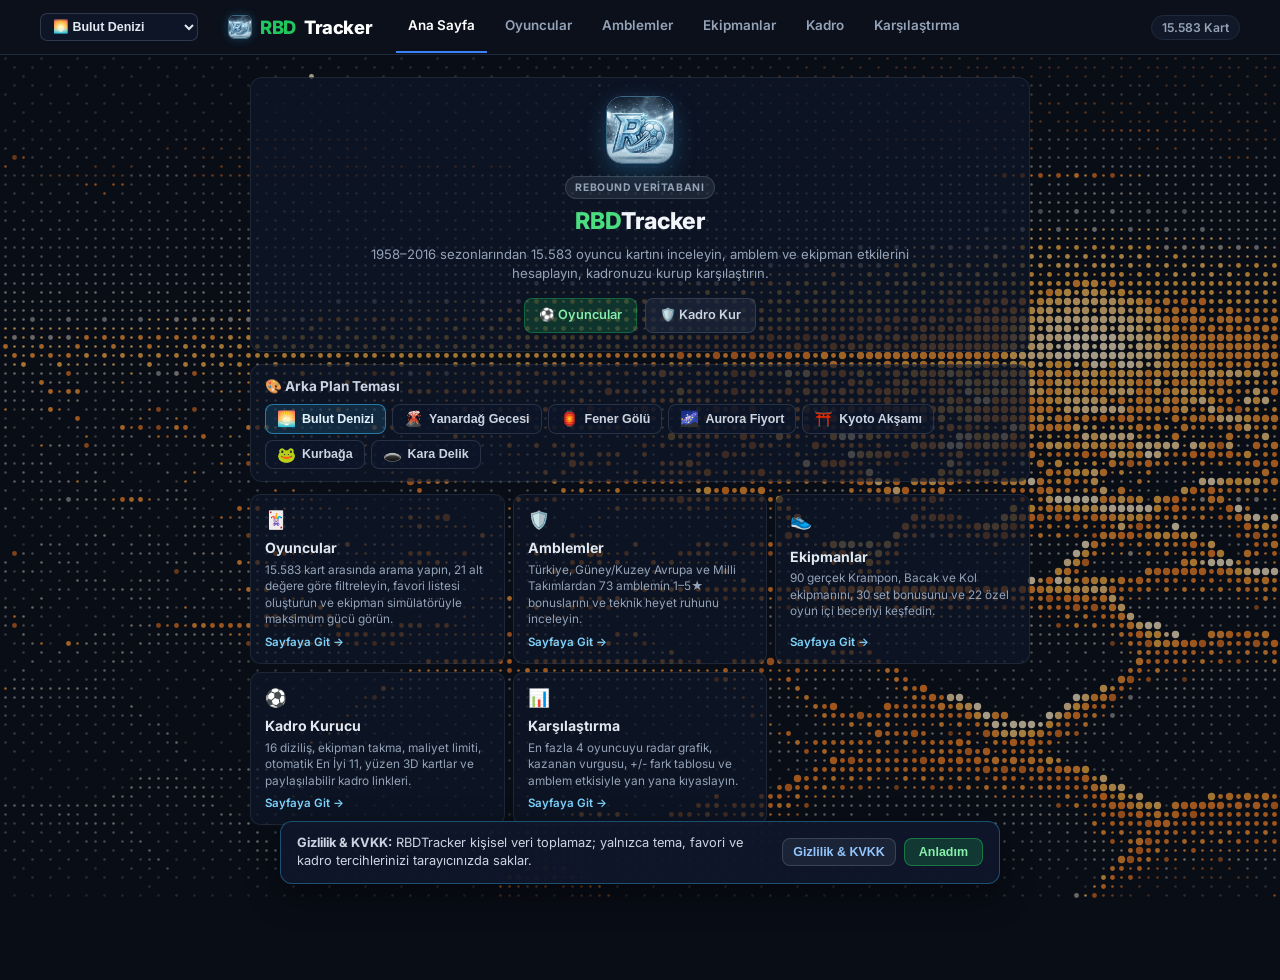
<file: index.html>
<!DOCTYPE html>
<html lang="tr">
<head>
  <meta charset="UTF-8" />
  <meta name="viewport" content="width=device-width, initial-scale=1.0" />
  <title>RBDTracker — Ana Sayfa</title>
  <meta name="description" content="Rebound oyuncu kartları veritabanı ve kadro kurucu: 15.583 kart, istatistikler, takım ruhu amblemleri, ekipman simülatörü ve oyuncu karşılaştırma." />
  <meta name="theme-color" content="#38bdf8" />
  <meta property="og:type" content="website" />
  <meta property="og:site_name" content="RBDTracker" />
  <meta property="og:url" content="https://rbdtracker.com.tr/" />
  <meta property="og:title" content="RBDTracker · Rebound Kart Veritabanı" />
  <meta property="og:description" content="Rebound oyuncu kartları veritabanı ve kadro kurucu: 15.583 kart, istatistikler, takım ruhu amblemleri, ekipman simülatörü ve oyuncu karşılaştırma." />
  <meta property="og:image" content="https://rbdtracker.com.tr/assets/og-banner.png" />
  <meta property="og:image:width" content="1200" />
  <meta property="og:image:height" content="630" />
  <meta name="twitter:card" content="summary_large_image" />
  <meta name="twitter:title" content="RBDTracker · Rebound Kart Veritabanı" />
  <meta name="twitter:description" content="Rebound oyuncu kartları veritabanı ve kadro kurucu: 15.583 kart, istatistikler, takım ruhu amblemleri, ekipman simülatörü ve oyuncu karşılaştırma." />
  <meta name="twitter:image" content="https://rbdtracker.com.tr/assets/og-banner.png" />
  <link rel="icon" type="image/png" href="assets/favicon.png" />
  <link rel="apple-touch-icon" href="assets/favicon.png" />
  <link rel="preconnect" href="https://fonts.googleapis.com">
  <link rel="preconnect" href="https://fonts.gstatic.com" crossorigin>
  <link href="https://fonts.googleapis.com/css2?family=Inter:wght@400;500;600;700;800&display=swap" rel="stylesheet">
  <link rel="stylesheet" href="styles.css" />
</head>
<body data-page="home">
  <canvas id="asciiBgCanvas" aria-hidden="true"></canvas>
  <!-- Top Navbar -->
  <header class="navbar">
    <div class="nav-container">
      <div class="nav-left">
        <select id="bgThemeSelect" class="bg-theme-select" title="Arka Plan Teması Seç">
          <option value="cloud-sea">🌅 Bulut Denizi</option>
          <option value="volcano-night">🌋 Yanardağ Gecesi</option>
          <option value="lantern-lake">🏮 Fener Gölü</option>
          <option value="aurora-fjord">🌌 Aurora Fiyort</option>
          <option value="kyoto-dusk">⛩️ Kyoto Akşamı</option>
          <option value="frog">🐸 Kurbağa</option>
          <option value="black-hole">🕳️ Kara Delik</option>
        </select>
        <a href="index.html" class="brand" data-nav="home">
          <img class="brand-logo-img" src="assets/favicon.png" alt="RBD" />
          <span class="brand-rvl">RBD</span><span class="brand-tracker">Tracker</span>
        </a>
        <nav class="nav-links" id="mainNav">
          <a class="nav-link active" href="index.html" data-tab="home">Ana Sayfa</a>
          <a class="nav-link" href="oyuncular.html" data-tab="players">Oyuncular</a>
          <a class="nav-link" href="amblemler.html" data-tab="emblems">Amblemler</a>
          <a class="nav-link" href="ekipmanlar.html" data-tab="equipments">Ekipmanlar</a>
          <a class="nav-link" href="kadro.html" data-tab="squad">Kadro</a>
          <a class="nav-link" href="karsilastirma.html" data-tab="compare">Karşılaştırma</a>
        </nav>
      </div>
      <div class="nav-right">
        <span class="db-badge" id="dbBadge">15.583 Kart</span>
      </div>
    </div>
  </header>

  <main class="main-container">
    <!-- ==================== 0. ANA SAYFA (GİRİŞ) ==================== -->
    <div id="view-home" class="page-view">
      <section class="home-hero">
        <div class="home-logo-wrap">
          <img src="assets/favicon.png" alt="RBDTracker Logo" class="home-hero-logo" width="68" height="68" decoding="async" />
        </div>
        <div class="home-badge">REBOUND VERİTABANI</div>
        <h1 class="home-title"><span>RBD</span>Tracker</h1>
        <p class="home-subtitle">
          1958–2016 sezonlarından 15.583 oyuncu kartını inceleyin, amblem ve ekipman etkilerini hesaplayın, kadronuzu kurup karşılaştırın.
        </p>
        <div class="home-cta-row">
          <a href="oyuncular.html" class="home-cta-primary">⚽ Oyuncular</a>
          <a href="kadro.html" class="home-cta-secondary">🛡️ Kadro Kur</a>
        </div>
      </section>

      <section class="home-theme-banner">
        <div class="home-theme-head">
          <h2>🎨 Arka Plan Teması</h2>
        </div>
        <div class="home-theme-grid" id="homeThemePicker">
          <button type="button" class="home-theme-btn active" data-bg-theme="cloud-sea">
            <span class="ht-emoji">🌅</span>
            <span class="ht-name">Bulut Denizi</span>
          </button>
          <button type="button" class="home-theme-btn" data-bg-theme="volcano-night">
            <span class="ht-emoji">🌋</span>
            <span class="ht-name">Yanardağ Gecesi</span>
          </button>
          <button type="button" class="home-theme-btn" data-bg-theme="lantern-lake">
            <span class="ht-emoji">🏮</span>
            <span class="ht-name">Fener Gölü</span>
          </button>
          <button type="button" class="home-theme-btn" data-bg-theme="aurora-fjord">
            <span class="ht-emoji">🌌</span>
            <span class="ht-name">Aurora Fiyort</span>
          </button>
          <button type="button" class="home-theme-btn" data-bg-theme="kyoto-dusk">
            <span class="ht-emoji">⛩️</span>
            <span class="ht-name">Kyoto Akşamı</span>
          </button>
          <button type="button" class="home-theme-btn" data-bg-theme="frog">
            <span class="ht-emoji">🐸</span>
            <span class="ht-name">Kurbağa</span>
          </button>
          <button type="button" class="home-theme-btn" data-bg-theme="black-hole">
            <span class="ht-emoji">🕳️</span>
            <span class="ht-name">Kara Delik</span>
          </button>
        </div>
      </section>

      <section class="home-nav-grid">
        <a href="oyuncular.html" class="home-nav-card">
          <div class="hnc-icon">🃏</div>
          <div class="hnc-body">
            <h3>Oyuncular</h3>
            <p>15.583 kart arasında arama yapın, 21 alt değere göre filtreleyin, favori listesi oluşturun ve ekipman simülatörüyle maksimum gücü görün.</p>
          </div>
          <span class="hnc-arrow">Sayfaya Git →</span>
        </a>

        <a href="amblemler.html" class="home-nav-card">
          <div class="hnc-icon">🛡️</div>
          <div class="hnc-body">
            <h3>Amblemler</h3>
            <p>Türkiye, Güney/Kuzey Avrupa ve Milli Takımlardan 73 amblemin 1–5★ bonuslarını ve teknik heyet ruhunu inceleyin.</p>
          </div>
          <span class="hnc-arrow">Sayfaya Git →</span>
        </a>

        <a href="ekipmanlar.html" class="home-nav-card">
          <div class="hnc-icon">👟</div>
          <div class="hnc-body">
            <h3>Ekipmanlar</h3>
            <p>90 gerçek Krampon, Bacak ve Kol ekipmanını, 30 set bonusunu ve 22 özel oyun içi beceriyi keşfedin.</p>
          </div>
          <span class="hnc-arrow">Sayfaya Git →</span>
        </a>

        <a href="kadro.html" class="home-nav-card">
          <div class="hnc-icon">⚽</div>
          <div class="hnc-body">
            <h3>Kadro Kurucu</h3>
            <p>16 diziliş, ekipman takma, maliyet limiti, otomatik En İyi 11, yüzen 3D kartlar ve paylaşılabilir kadro linkleri.</p>
          </div>
          <span class="hnc-arrow">Sayfaya Git →</span>
        </a>

        <a href="karsilastirma.html" class="home-nav-card">
          <div class="hnc-icon">📊</div>
          <div class="hnc-body">
            <h3>Karşılaştırma</h3>
            <p>En fazla 4 oyuncuyu radar grafik, kazanan vurgusu, +/- fark tablosu ve amblem etkisiyle yan yana kıyaslayın.</p>
          </div>
          <span class="hnc-arrow">Sayfaya Git →</span>
        </a>
      </section>
    </div>

    <!-- ==================== 1. OYUNCULAR ==================== -->
    <div id="view-players" class="page-view">
      <section class="hero-card">
        <h1 class="hero-title">Rebound Oyuncu Kartları</h1>
        <p class="hero-subtitle">1958–2016 sezonlarından tüm oyuncu kartlarını arayın, filtreleyin ve karşılaştırın.</p>
      </section>

      <section class="filter-panel">
        <div class="filter-top-row">
          <div class="search-box">
            <svg class="search-icon" width="15" height="15" viewBox="0 0 24 24" fill="none" stroke="currentColor" stroke-width="2.2">
              <circle cx="11" cy="11" r="8"></circle>
              <line x1="21" y1="21" x2="16.65" y2="16.65"></line>
            </svg>
            <input type="text" id="searchInput" placeholder="Oyuncu ara..." autocomplete="off" />
            <button id="clearSearchBtn" class="clear-input-btn hidden" title="Aramayı Temizle">✕</button>
          </div>

          <select id="teamSelect" class="filter-select">
            <option value="">Tüm Takımlar</option>
          </select>

          <select id="yearSelect" class="filter-select">
            <option value="">Tüm Yıllar</option>
          </select>

          <select id="sortSelect" class="filter-select">
            <option value="pwr_desc">Sırala: PWR (Yüksek)</option>
            <option value="pwr_asc">Sırala: PWR (Düşük)</option>
            <option value="ofa_desc">Sırala: OFA (Yüksek)</option>
            <option value="def_desc">Sırala: DEF (Yüksek)</option>
            <option value="guc_desc">Sırala: GÜÇ (Yüksek)</option>
            <option value="hiz_desc">Sırala: HIZ (Yüksek)</option>
            <option value="tek_desc">Sırala: TEK (Yüksek)</option>
            <option value="zhn_desc">Sırala: ZHN (Yüksek)</option>
            <option value="total_desc">Sırala: Toplam Stat</option>
            <option value="year_desc">Sırala: Yıl (Yeni)</option>
            <option value="name_asc">Sırala: İsim (A–Z)</option>
          </select>

          <button id="favOnlyBtn" class="btn-outline fav-filter-btn" title="Sadece Favori Oyuncular">
            ★ Favoriler (<span id="favCount">0</span>)
          </button>

          <button id="advFilterBtn" class="btn-outline">
            <svg width="14" height="14" viewBox="0 0 24 24" fill="none" stroke="currentColor" stroke-width="2.2"><line x1="4" y1="21" x2="4" y2="14"/><line x1="4" y1="10" x2="4" y2="3"/><line x1="12" y1="21" x2="12" y2="12"/><line x1="12" y1="8" x2="12" y2="3"/><line x1="20" y1="21" x2="20" y2="16"/><line x1="20" y1="12" x2="20" y2="3"/><line x1="1" y1="14" x2="7" y2="14"/><line x1="9" y1="8" x2="15" y2="8"/><line x1="17" y1="16" x2="23" y2="16"/></svg>
            Detaylı Filtre
          </button>
        </div>

        <div id="advFilterPanel" class="adv-filter-panel hidden">
          <div class="adv-grid">
            <div class="adv-item"><label>Min OFA</label><input type="number" id="minOfa" min="1" max="150" placeholder="0" /></div>
            <div class="adv-item"><label>Min DEF</label><input type="number" id="minDef" min="1" max="150" placeholder="0" /></div>
            <div class="adv-item"><label>Min GÜÇ</label><input type="number" id="minGuc" min="1" max="150" placeholder="0" /></div>
            <div class="adv-item"><label>Min HIZ</label><input type="number" id="minHiz" min="1" max="150" placeholder="0" /></div>
            <div class="adv-item"><label>Min TEK</label><input type="number" id="minTek" min="1" max="150" placeholder="0" /></div>
            <div class="adv-item"><label>Min ZHN</label><input type="number" id="minZhn" min="1" max="150" placeholder="0" /></div>
            <div class="adv-item">
              <label>Hava Durumu</label>
              <select id="weatherSelect" class="filter-select">
                <option value="">Tümü</option>
                <option value="Sunny">☀️ Güneşli</option>
                <option value="Rainy">🌧️ Yağmurlu</option>
                <option value="Snow">❄️ Karlı</option>
                <option value="Cloudy">☁️ Bulutlu</option>
                <option value="None">➖ Yok</option>
              </select>
            </div>
            <div class="adv-item adv-actions">
              <button id="resetAllBtn" class="btn-reset">Filtreleri Sıfırla</button>
            </div>
          </div>
          <div class="adv-sub-section">
            <div class="adv-sub-title">Min Alt Değerler <small>(0 veya boş = filtresiz)</small></div>
            <div id="advSubGrid" class="adv-sub-grid"></div>
          </div>
        </div>

        <div class="filter-pills-row">
          <div class="pill-section pill-section-role">
            <span class="pill-label">MEVKİ</span>
            <div class="pill-group" id="rolePills">
              <button class="pill pill-fw" data-role="GF">GF</button>
              <button class="pill pill-fw" data-role="FRV">FRV</button>
              <button class="pill pill-fw" data-role="K FT">K FT</button>
              <button class="pill pill-mf" data-role="OOS">OOS</button>
              <button class="pill pill-mf" data-role="KNT">KNT</button>
              <button class="pill pill-mf" data-role="OS">OS</button>
              <button class="pill pill-mf" data-role="LBR">LBR</button>
              <button class="pill pill-df" data-role="K DF">K DF</button>
              <button class="pill pill-df" data-role="BEK">BEK</button>
              <button class="pill pill-df" data-role="DF">DF</button>
              <button class="pill pill-df" data-role="LİB">LİB</button>
              <button class="pill pill-gk" data-role="KL">KL</button>
            </div>
          </div>

          <div class="filter-sub-grid">
            <div class="pill-section pill-section-grade">
              <span class="pill-label">KART ENDERLİĞİ</span>
              <div class="pill-group" id="gradePills">
                <button class="pill pill-gold" data-grade="Gold">Efsane</button>
                <button class="pill pill-master" data-grade="Master">Süper</button>
                <button class="pill pill-elite" data-grade="Elite">Uzman</button>
                <button class="pill pill-rare" data-grade="Rare">Ender</button>
                <button class="pill pill-special" data-grade="Special">Özel</button>
                <button class="pill pill-normal" data-grade="Normal">Normal</button>
              </div>
            </div>

            <div class="pill-section pill-section-region">
              <span class="pill-label">BÖLGE</span>
              <div class="pill-group" id="regionPills">
                <button class="pill pill-region" data-region="Güney Avrupa">Güney Avrupa</button>
                <button class="pill pill-region" data-region="Kuzey Avrupa">Kuzey Avrupa</button>
                <button class="pill pill-region" data-region="Türkiye">Türkiye</button>
                <button class="pill pill-region" data-region="Milli Takımlar">Milli Takımlar</button>
              </div>
            </div>
          </div>
        </div>

        <div class="filter-bottom-row">
          <div class="spirit-level-wrap">
            <button id="teamSpiritBtn" class="btn-spirit">
              <svg width="14" height="14" viewBox="0 0 24 24" fill="none" stroke="currentColor" stroke-width="2.2"><path d="M12 22s8-4 8-10V5l-8-3-8 3v7c0 6 8 10 8 10z"/></svg>
              Amblem
              <span id="spiritActiveBadge" class="spirit-badge hidden"></span>
            </button>
          </div>

          <div class="bottom-right-controls">
            <div class="results-counter">
              <span id="resultCountText">15.583 oyuncu bulundu</span>
            </div>
            <div class="level-control">
              <span class="level-label">LEVEL</span>
              <input type="range" id="levelSlider" min="0" max="25" value="0" />
              <span class="level-badge" id="levelValue">0</span>
            </div>
          </div>
        </div>
      </section>

      <section class="table-card">
        <div class="table-responsive">
          <table class="players-table">
            <thead>
              <tr>
                <th class="col-pos">MEVKİ</th>
                <th class="col-name">OYUNCU</th>
                <th class="col-team">TAKIM</th>
                <th class="col-year">YIL</th>
                <th class="col-grade">SEVİYE</th>
                <th class="col-stat" data-sort="ofa">OFA</th>
                <th class="col-stat" data-sort="def">DEF</th>
                <th class="col-stat" data-sort="guc">GÜÇ</th>
                <th class="col-stat" data-sort="hiz">HIZ</th>
                <th class="col-stat" data-sort="tek">TEK</th>
                <th class="col-stat" data-sort="zhn">ZHN</th>
                <th class="col-pwr" data-sort="pwr">PWR <span class="sort-arrow">▼</span></th>
                <th class="col-cmp">KRŞ</th>
              </tr>
            </thead>
            <tbody id="playersTableBody">
              <tr><td colspan="13" class="loading-cell">Veriler yükleniyor...</td></tr>
            </tbody>
          </table>
        </div>

        <div class="pagination-bar">
          <div class="page-info" id="pageInfo">Sayfa 1 / 1</div>
          <div class="page-buttons" id="pageButtons"></div>
        </div>
      </section>
    </div>

    <!-- ==================== 2. AMBLEMLER ==================== -->
    <div id="view-emblems" class="page-view hidden">
      <div class="breadcrumb">Anasayfa / <span>Amblemler</span></div>
      <section class="page-head">
        <h1 class="hero-title">Amblemler</h1>
        <p class="hero-subtitle">Her takım tek kartta listelenir; kart içindeki anahtarla yıllı ve tüm yıllar amblemi arasında geçiş yapılır. Yıldızlara tıklayarak seviye bonuslarını inceleyin.</p>
      </section>

      <section class="filter-panel">
        <div class="emb-filter-block">
          <label class="pill-label">AMBLEM ARA</label>
          <div class="search-box">
            <svg class="search-icon" width="15" height="15" viewBox="0 0 24 24" fill="none" stroke="currentColor" stroke-width="2.2">
              <circle cx="11" cy="11" r="8"></circle><line x1="21" y1="21" x2="16.65" y2="16.65"></line>
            </svg>
            <input type="text" id="embSearchInput" placeholder="Takım ara..." autocomplete="off" />
          </div>
        </div>
        <div class="pill-section">
          <span class="pill-label">BÖLGE</span>
          <div class="pill-group" id="embRegionPills">
            <button class="pill pill-dot-tr" data-emb-region="Türkiye"><span class="dot dot-red"></span>Türkiye</button>
            <button class="pill pill-dot-sa" data-emb-region="Güney Avrupa"><span class="dot dot-blue"></span>Güney Avrupa</button>
            <button class="pill pill-dot-ka" data-emb-region="Kuzey Avrupa"><span class="dot dot-amber"></span>Kuzey Avrupa</button>
            <button class="pill pill-dot-mt" data-emb-region="Milli Takımlar"><span class="dot dot-green"></span>Milli Takımlar</button>
          </div>
        </div>
        <div class="pill-section">
          <span class="pill-label">ENDERLİK</span>
          <div class="pill-group" id="embStarPills">
            <button class="pill emb-star-pill" data-emb-stars="1">★☆☆☆☆</button>
            <button class="pill emb-star-pill" data-emb-stars="2">★★☆☆☆</button>
            <button class="pill emb-star-pill" data-emb-stars="3">★★★☆☆</button>
            <button class="pill emb-star-pill" data-emb-stars="4">★★★★☆</button>
            <button class="pill emb-star-pill active" data-emb-stars="5">★★★★★</button>
          </div>
        </div>
      </section>

      <div id="emblemsGridWrap"></div>
    </div>

    <!-- ==================== 3. EKİPMANLAR ==================== -->
    <div id="view-equipments" class="page-view hidden">
      <div class="breadcrumb">Anasayfa / <span>Ekipmanlar</span></div>
      <section class="page-head">
        <h1 class="hero-title">Ekipmanlar</h1>
        <p class="hero-subtitle">90 ekipman kartı (kol, bacak, krampon), 30 set ve 22 aktif yetenek. Kramponlar aktif yetenek kazandırır; aynı setin kol + bacak + kramponu bir araya gelince her parça kendi statına +1 daha verir.</p>
      </section>

      <section class="filter-panel">
        <label class="pill-label">ARA</label>
        <div class="search-box">
          <svg class="search-icon" width="15" height="15" viewBox="0 0 24 24" fill="none" stroke="currentColor" stroke-width="2.2">
            <circle cx="11" cy="11" r="8"></circle><line x1="21" y1="21" x2="16.65" y2="16.65"></line>
          </svg>
          <input type="text" id="eqSearchInput" placeholder="Ekipman, set, yetenek veya buff ara..." autocomplete="off" />
        </div>
        <span class="eq-count-label" id="eqCountLabel">90 ekipman gösteriliyor</span>
      </section>

      <div class="eq-subtabs" id="eqSubtabs">
        <button class="eq-subtab active" data-eqtab="items">Ekipmanlar</button>
        <button class="eq-subtab" data-eqtab="sets">Setler</button>
        <button class="eq-subtab" data-eqtab="skills">Aktif Yetenekler</button>
      </div>

      <div id="eqSubFilters" class="eq-subfilters">
        <div class="pill-section">
          <span class="pill-label">YER</span>
          <div class="pill-group" id="eqSlotPills">
            <button class="pill" data-eq-slot="Kol">Kol</button>
            <button class="pill" data-eq-slot="Bacak">Bacak</button>
            <button class="pill" data-eq-slot="Krampon">Krampon</button>
          </div>
        </div>
        <div class="pill-section">
          <span class="pill-label">TAKILABİLİR</span>
          <div class="pill-group" id="eqTargetPills">
            <button class="pill" data-eq-target="Saha oyuncusu">Saha oyuncusu</button>
            <button class="pill" data-eq-target="Kaleci">Kaleci</button>
          </div>
        </div>
      </div>

      <div id="equipmentsContent" class="eq-grid"></div>
    </div>

    <!-- ==================== 4. KADRO KURUCU ==================== -->
    <div id="view-squad" class="page-view hidden">
      <div class="breadcrumb">Anasayfa / <span>Kadro</span></div>
      <section class="page-head">
        <h1 class="hero-title">Kadro Kurucu</h1>
        <p class="hero-subtitle">Soldan dizilişi ve amblemi seç, havuzdaki oyunculara tıklayarak veya sürükleyerek sahaya yerleştir; uygun mevkiler parlar, maliyeti ve takım ruhunu takip et.</p>
      </section>

      <div class="squad-layout">
        <!-- Sol Ayar Paneli -->
        <aside class="squad-left">
          <div class="squad-box">
            <div class="squad-box-title">Amblem</div>
            <button id="sqEmblemBtn" class="sq-emblem-pick">
              <span id="sqEmblemText">+ Amblem Seç</span>
            </button>
            <p class="sq-emblem-hint" id="sqEmblemHint">Amblem seçilmedi, + ile amblem seç.</p>
          </div>

          <div class="squad-box">
            <div class="sq-field">
              <label>DİZİLİŞ</label>
              <select id="sqFormation" class="filter-select">
                <option value="4-4-2 A">4-4-2 A</option>
                <option value="4-4-2 B">4-4-2 B</option>
                <option value="4-1-2-1-2">4-1-2-1-2 (Baklava)</option>
                <option value="4-3-3">4-3-3</option>
                <option value="4-3-3 Ofansif">4-3-3 (Ofansif)</option>
                <option value="4-2-3-1">4-2-3-1</option>
                <option value="4-3-2-1">4-3-2-1 (Noel Ağacı)</option>
                <option value="4-3-1-2">4-3-1-2</option>
                <option value="4-5-1">4-5-1</option>
                <option value="4-1-4-1">4-1-4-1</option>
                <option value="3-5-2">3-5-2</option>
                <option value="3-4-3">3-4-3</option>
                <option value="3-4-1-2">3-4-1-2</option>
                <option value="5-3-2">5-3-2</option>
                <option value="5-4-1">5-4-1</option>
                <option value="5-2-3">5-2-3</option>
              </select>
            </div>
            <div class="sq-field">
              <div class="sq-slider-head"><span>DİKEY</span><strong id="sqVertLabel">Temel</strong></div>
              <input type="range" id="sqVertSlider" min="-2" max="2" value="0" />
            </div>
            <div class="sq-field">
              <div class="sq-slider-head"><span>YATAY</span><strong id="sqHorizLabel">Temel</strong></div>
              <input type="range" id="sqHorizSlider" min="-2" max="2" value="0" />
            </div>
          </div>

          <div class="squad-box">
            <div class="sq-stat-line">
              <span>MALİYET</span>
              <div class="sq-cost-wrap">
                <strong id="sqTotalCost" class="sq-big-num">0</strong>
                <span class="sq-cost-sep">/</span>
                <input type="number" id="sqMaxCost" class="sq-max-cost-input" min="0" max="999" placeholder="∞" title="Maksimum Maliyet Limiti (0 = Limitsiz)" />
              </div>
            </div>
            <div class="sq-stat-line"><span>ORT. PWR</span><strong id="sqAvgPwr" class="sq-big-num sq-amber">0</strong></div>
            <div class="sq-stat-line"><span>TOPLAM PWR</span><strong id="sqTotalPwr" class="sq-big-num">0</strong></div>
            <div class="sq-stat-line"><span>KADRO</span><strong id="sqFilledCount">0 / 11</strong></div>
            <div id="sqAvgStats" class="sq-avg-stats"></div>
            <div id="sqWeatherSummary" class="sq-weather-summary"></div>
            <div class="sq-actions">
              <button id="sqAutoFillBtn" class="btn-spirit" title="Seçili diziliş ve ambleme göre en iyi 11'i kur">⚡ En İyi 11</button>
              <button id="sqClearBtn" class="btn-reset">Temizle</button>
            </div>
            <div class="sq-actions" style="margin-top:6px;">
              <button id="sqShareBtn" class="btn-compare-go">Paylaş / Link</button>
              <button id="sqImportBtn" class="btn-outline" title="Paylaşılan kadro kodunu veya JSON'ı yükle">Kod Yükle</button>
            </div>
          </div>

          <!-- Seçili Slot Ekipmanı -->
          <div id="sqSlotEquipBox" class="squad-box hidden">
            <div class="squad-box-head">
              <span class="squad-box-title" id="sqSlotEquipTitle">Slot Ekipmanı</span>
              <button id="sqRemoveSlotBtn" class="btn-slot-remove" title="Oyuncuyu Slottan Çıkar">Çıkar</button>
            </div>
            <div class="sq-equip-selects">
              <div class="sq-field">
                <label>KRAMPON</label>
                <select id="sqEquipCle" class="filter-select"></select>
              </div>
              <div class="sq-field">
                <label>BACAK</label>
                <select id="sqEquipLeg" class="filter-select"></select>
              </div>
              <div class="sq-field">
                <label>KOL</label>
                <select id="sqEquipArm" class="filter-select"></select>
              </div>
            </div>
            <div id="sqEquipSetBadge" class="sq-equip-set-badge hidden"></div>
          </div>

          <!-- Kayıtlı Kadrolar -->
          <div class="squad-box">
            <div class="squad-box-title" style="margin-bottom:8px;">Kayıtlı Kadrolar</div>
            <div class="sq-save-row">
              <input type="text" id="sqSaveName" class="sq-search-input" placeholder="Kadro adı..." autocomplete="off" />
              <button id="sqSaveBtn" class="btn-compare-go">Kaydet</button>
            </div>
            <div class="sq-load-row">
              <select id="sqSavedSelect" class="filter-select">
                <option value="">Kayıtlı kadro yok</option>
              </select>
              <button id="sqLoadBtn" class="btn-outline" title="Seçili kadroyu yükle">Yükle</button>
              <button id="sqDelSavedBtn" class="btn-reset" title="Seçili kaydı sil">Sil</button>
            </div>
          </div>
        </aside>

        <!-- Orta Saha -->
        <section class="squad-pitch-wrap">
          <div class="squad-pitch" id="sqPitch">
            <div class="pitch-markings">
              <div class="pitch-half-line"></div>
              <div class="pitch-center-circle"></div>
              <div class="pitch-box-top"></div>
              <div class="pitch-box-bottom"></div>
            </div>
            <div id="sqSlotsLayer" class="sq-slots-layer"></div>
          </div>
        </section>

        <!-- Sağ Oyuncu Havuzu -->
        <aside class="squad-pool">
          <div class="squad-box-title">Oyuncu Havuzu</div>
          <input type="text" id="sqSearch" class="sq-search-input" placeholder="Oyuncu ara..." autocomplete="off" />

          <div class="sq-pool-toggles">
            <button id="sqAllTeamsBtn" class="pill active">Tüm Takımlar</button>
            <button id="sqEmblemOnlyBtn" class="pill">Seçili Amblem</button>
          </div>

          <div class="pill-group" id="sqRolePills">
            <button class="pill pill-gk" data-sq-role="KL">KL</button>
            <button class="pill pill-df" data-sq-role="LİB">LİB</button>
            <button class="pill pill-df" data-sq-role="DF">DF</button>
            <button class="pill pill-df" data-sq-role="BEK">BEK</button>
            <button class="pill pill-df" data-sq-role="K DF">K DF</button>
            <button class="pill pill-mf" data-sq-role="LBR">LBR</button>
            <button class="pill pill-mf" data-sq-role="OS">OS</button>
            <button class="pill pill-mf" data-sq-role="KNT">KNT</button>
            <button class="pill pill-mf" data-sq-role="OOS">OOS</button>
            <button class="pill pill-fw" data-sq-role="K FT">K FT</button>
            <button class="pill pill-fw" data-sq-role="FRV">FRV</button>
            <button class="pill pill-fw" data-sq-role="GF">GF</button>
          </div>

          <div class="sq-pool-selects">
            <div>
              <label>ENDERLİK</label>
              <select id="sqGrade" class="filter-select">
                <option value="">Tümü</option>
                <option value="Gold">Efsane</option>
                <option value="Master">Süper</option>
                <option value="Elite">Uzman</option>
                <option value="Rare">Ender</option>
                <option value="Special">Özel</option>
                <option value="Normal">Normal</option>
              </select>
            </div>
            <div>
              <label>YIL</label>
              <select id="sqYear" class="filter-select">
                <option value="">Tümü</option>
              </select>
            </div>
          </div>

          <div class="sq-pool-level">
            <span class="level-label">SEVİYE</span>
            <input type="range" id="sqLevelSlider" min="0" max="25" value="0" />
            <span class="level-badge" id="sqLevelVal">0</span>
          </div>

          <div id="sqPoolGrid" class="sq-pool-grid"></div>
        </aside>
      </div>
    </div>

    <!-- ==================== 5. KARŞILAŞTIRMA SAYFASI ==================== -->
    <div id="view-compare" class="page-view hidden">
      <div class="breadcrumb">Anasayfa / <span>Karşılaştırma</span></div>
      <section class="page-head compare-page-head">
        <div>
          <h1 class="hero-title">Oyuncu Karşılaştırma</h1>
          <p class="hero-subtitle">En fazla 4 oyuncuyu yan yana oyun içi kart formatında karşılaştırın. Seviye (0–25) ve Amblem etkilerini anında görebilirsiniz.</p>
        </div>
        <div class="compare-page-controls">
          <button id="cmpEmblemBtn" class="btn-spirit" title="Karşılaştırmaya Amblem Etkisi Ekle">
            <svg width="14" height="14" viewBox="0 0 24 24" fill="none" stroke="currentColor" stroke-width="2.2"><path d="M12 22s8-4 8-10V5l-8-3-8 3v7c0 6 8 10 8 10z"/></svg>
            <span id="cmpEmblemBtnText">Amblem Seç</span>
          </button>
          <div class="level-control">
            <span class="level-label">LEVEL</span>
            <input type="range" id="cmpLevelSlider" min="0" max="25" value="0" />
            <span class="level-badge" id="cmpLevelValue">0</span>
          </div>
          <button id="cmpClearAllBtn" class="btn-reset">Tümünü Temizle</button>
        </div>
      </section>

      <div class="compare-picker-row">
        <div class="search-box">
          <svg class="search-icon" width="15" height="15" viewBox="0 0 24 24" fill="none" stroke="currentColor" stroke-width="2.2">
            <circle cx="11" cy="11" r="8"></circle><line x1="21" y1="21" x2="16.65" y2="16.65"></line>
          </svg>
          <input type="text" id="cmpSearchInput" placeholder="Karşılaştırmaya oyuncu eklemek için ara (örn: Dzeko, Osimhen, Rooney)..." autocomplete="off" />
        </div>
        <div id="cmpSearchResults" class="cmp-search-dropdown hidden"></div>
      </div>

      <div id="compareRadarWrap" class="compare-radar-wrap hidden"></div>
      <div id="compareCardsGrid" class="compare-cards-grid"></div>
      <div id="compareSummaryTable" class="compare-summary-table hidden"></div>
    </div>
  </main>

  <footer class="site-footer">
    <span>© 2026 RBDTracker · Rebound Kart Veritabanı</span>
    <div class="site-footer-links">
      <button type="button" class="footer-legal-btn" data-legal-open="privacy">Gizlilik Politikası</button>
      <button type="button" class="footer-legal-btn" data-legal-open="kvkk">KVKK Aydınlatma Metni</button>
      <button type="button" class="footer-legal-btn" data-legal-open="storage">Yerel Depolama</button>
    </div>
  </footer>

  <!-- Floating Comparison Drawer -->
  <div id="compareBar" class="compare-bar hidden">
    <div class="compare-bar-inner">
      <div class="compare-slots" id="compareSlots"></div>
      <div class="compare-actions">
        <button id="openCompareModalBtn" class="btn-compare-go">Karşılaştır (<span id="compareCount">0</span>)</button>
        <button id="clearCompareBtn" class="btn-compare-clear">Temizle</button>
      </div>
    </div>
  </div>

  <!-- Comparison Modal (Cards View) -->
  <div id="compareModal" class="modal-backdrop hidden">
    <div class="modal-box modal-xl">
      <div class="modal-header">
        <h3>Oyuncu Karşılaştırma</h3>
        <button id="closeCompareModal" class="modal-close">✕</button>
      </div>
      <div class="modal-body" id="compareModalBody"></div>
    </div>
  </div>

  <!-- Amblem Seç Modal -->
  <div id="spiritModal" class="modal-backdrop hidden">
    <div class="modal-box">
      <div class="modal-header">
        <h3>🛡️ Amblem Seç</h3>
        <button id="closeSpiritModal" class="modal-close">✕</button>
      </div>
      <div class="modal-body">
        <p class="modal-desc">Amblemin bölgesini, takımını, yılını ve yıldız sayısını seçin. Amblem efektleri oyuncu kartlarının alt statlarına uygulanır.</p>
        <div class="spirit-grid">
          <div class="spirit-item">
            <label>Bölge</label>
            <select id="emblemLeague" class="filter-select">
              <option value="Güney Avrupa">Güney Avrupa</option>
              <option value="Kuzey Avrupa">Kuzey Avrupa</option>
              <option value="Türkiye">Türkiye</option>
              <option value="Milli Takımlar">Milli Takımlar</option>
            </select>
          </div>
          <div class="spirit-item">
            <label>Takım</label>
            <select id="emblemTeam" class="filter-select hidden"></select>
            <div class="custom-team-select" id="emblemTeamPicker">
              <button type="button" id="emblemTeamTrigger" class="custom-team-trigger">
                <span id="emblemTeamTriggerContent" class="custom-team-trigger-content">Takım seç...</span>
                <span class="custom-team-arrow">▾</span>
              </button>
              <div id="emblemTeamMenu" class="custom-team-menu hidden"></div>
            </div>
          </div>
          <div class="spirit-item">
            <label>Yıl</label>
            <select id="emblemYear" class="filter-select"></select>
          </div>
          <div class="spirit-item">
            <label>Yıldız</label>
            <select id="emblemStars" class="filter-select"></select>
          </div>
        </div>
        <div id="emblemPreview" class="emblem-preview"></div>
        <div class="modal-footer">
          <button id="resetSpiritBtn" class="btn-reset">Amblemi Kaldır</button>
          <button id="applySpiritBtn" class="btn-compare-go">Uygula</button>
        </div>
      </div>
    </div>
  </div>

  <!-- Gizlilik & KVKK Modal -->
  <div id="legalModal" class="modal-backdrop hidden" role="dialog" aria-modal="true" aria-labelledby="legalModalTitle">
    <div class="modal-box">
      <div class="modal-header">
        <h3 id="legalModalTitle">⚖️ Gizlilik Politikası ve KVKK</h3>
        <button id="closeLegalModal" class="modal-close" aria-label="Kapat">✕</button>
      </div>
      <div class="modal-body">
        <div class="legal-tabs" role="tablist">
          <button type="button" class="legal-tab-btn active" data-legal-tab="privacy" role="tab" aria-selected="true">Gizlilik Politikası</button>
          <button type="button" class="legal-tab-btn" data-legal-tab="kvkk" role="tab" aria-selected="false">KVKK Aydınlatma Metni</button>
          <button type="button" class="legal-tab-btn" data-legal-tab="storage" role="tab" aria-selected="false">Çerez &amp; Yerel Depolama</button>
        </div>

        <div class="legal-tab-panel" data-legal-panel="privacy">
          <h4>1. Genel Bilgilendirme</h4>
          <p>RBDTracker (<code>rbdtracker.com.tr</code>), Rebound oyuncu kartları veritabanı, amblem/ekipman simülatörü ve kadro kurucu araçlarını ücretsiz olarak sunan bağımsız bir topluluk platformudur.</p>
          <h4>2. Toplanmayan Veriler</h4>
          <p>Platformumuzda üyelik, giriş sistemi veya form aracılığıyla ad, soyad, e-posta adresi, telefon numarası ya da kimlik belirleyici hiçbir kişisel veri talep edilmez ve sunucularımızda saklanmaz.</p>
          <h4>3. Üçüncü Taraf Kaynaklar</h4>
          <p>Yazı tiplerinin düzgün görüntülenmesi amacıyla Google Fonts (<code>fonts.googleapis.com</code> / <code>fonts.gstatic.com</code>) üzerinden yalnızca stil ve font dosyaları yüklenebilir. Bu istekler sırasında IP adresiniz teknik zorunluluk gereği ilgili CDN sağlayıcısı tarafından işlenebilir.</p>
          <h4>4. Değişiklikler</h4>
          <p>Bu gizlilik politikası gerektiğinde güncellenebilir ve güncel sürüm her zaman bu pencere üzerinden yayınlanır.</p>
        </div>

        <div class="legal-tab-panel hidden" data-legal-panel="kvkk">
          <h4>6698 Sayılı KVKK Kapsamında Aydınlatma Metni</h4>
          <p>İşbu aydınlatma metni, 6698 sayılı Kişisel Verilerin Korunması Kanunu (“KVKK”) uyarınca RBDTracker ziyaretçilerini bilgilendirmek amacıyla hazırlanmıştır.</p>
          <h4>1. Veri İşleme Amacı ve Hukuki Sebep</h4>
          <p>RBDTracker, ziyaretçilerden doğrudan kişisel veri toplamaz. Sitenin temel işlevlerinin (seçilen arka plan teması, favori oyuncular, aktif amblem, karşılaştırma listesi ve kaydedilen kadrolar) çalışabilmesi için yalnızca tarayıcınızın yerel depolama (<code>localStorage</code>) alanı kullanılır. Bu işlem KVKK Madde 5/2-f kapsamında temel hizmetin sunulması için meşru menfaat ve teknik gereklilik çerçevesinde cihazınızda gerçekleşir.</p>
          <h4>2. Verilerin Aktarımı</h4>
          <p>Tarayıcınızda tutulan tercih verileri hiçbir sunucuya gönderilmez, üçüncü kişi veya kurumlarla paylaşılmaz, satılmaz ve reklam/profilleme amacıyla kullanılmaz.</p>
          <h4>3. İlgili Kişinin Hakları (KVKK Madde 11)</h4>
          <ul>
            <li>Kişisel verilerinizin işlenip işlenmediğini öğrenme,</li>
            <li>İşlenmişse buna ilişkin bilgi talep etme,</li>
            <li>Tarayıcınızda saklanan yerel verileri dilediğiniz an tek tıkla veya tarayıcı ayarlarından silme.</li>
          </ul>
        </div>

        <div class="legal-tab-panel hidden" data-legal-panel="storage">
          <h4>Tarayıcı Yerel Depolama (LocalStorage) Kullanımı</h4>
          <p>RBDTracker, reklam veya takip çerezi (cookie) kullanmaz. Yalnızca aşağıdaki tercihler cihazınızın tarayıcısında saklanır:</p>
          <ul>
            <li><code>rbd_bg_theme</code> — Seçtiğiniz arka plan teması</li>
            <li><code>rbd_favorites</code> — Favori oyuncu listesi</li>
            <li><code>rbd_emblem</code> — Seçili takım amblemi</li>
            <li><code>rbd_compare_list</code> — Karşılaştırma listesindeki oyuncular</li>
            <li><code>rbd_squad_*</code> — Kurduğunuz ve kaydettiğiniz kadrolar</li>
            <li><code>rbd_kvkk_ack</code> — Bilgilendirme çubuğu onay durumu</li>
          </ul>
          <div class="legal-actions-row">
            <button type="button" id="clearLocalDataBtn" class="btn-danger-outline">Yerel Verileri Temizle</button>
            <span id="clearLocalDataStatus" class="legal-clear-status hidden"></span>
          </div>
        </div>
      </div>
    </div>
  </div>

  <!-- KVKK / Gizlilik Bilgilendirme Çubuğu -->
  <div id="kvkkBanner" class="kvkk-banner hidden" role="region" aria-label="Gizlilik ve KVKK Bilgilendirmesi">
    <div class="kvkk-banner-text">
      <strong>Gizlilik &amp; KVKK:</strong> RBDTracker kişisel veri toplamaz; yalnızca tema, favori ve kadro tercihlerinizi tarayıcınızda saklar.
    </div>
    <div class="kvkk-banner-actions">
      <button type="button" class="kvkk-btn-link" data-legal-open="kvkk">Gizlilik &amp; KVKK</button>
      <button type="button" id="kvkkAcceptBtn" class="kvkk-btn-accept">Anladım</button>
    </div>
  </div>

  <!-- Çoklu Yüzen Oyuncu Kartları Konteyneri -->
  <div id="floatingCardsLayer"></div>

  <script src="players-data.js"></script>
  <script src="emblems-data.js"></script>
  <script src="equipments-data.js"></script>
  <script src="ascii-bg.js"></script>
  <script src="app.js"></script>
</body>
</html>
</file>
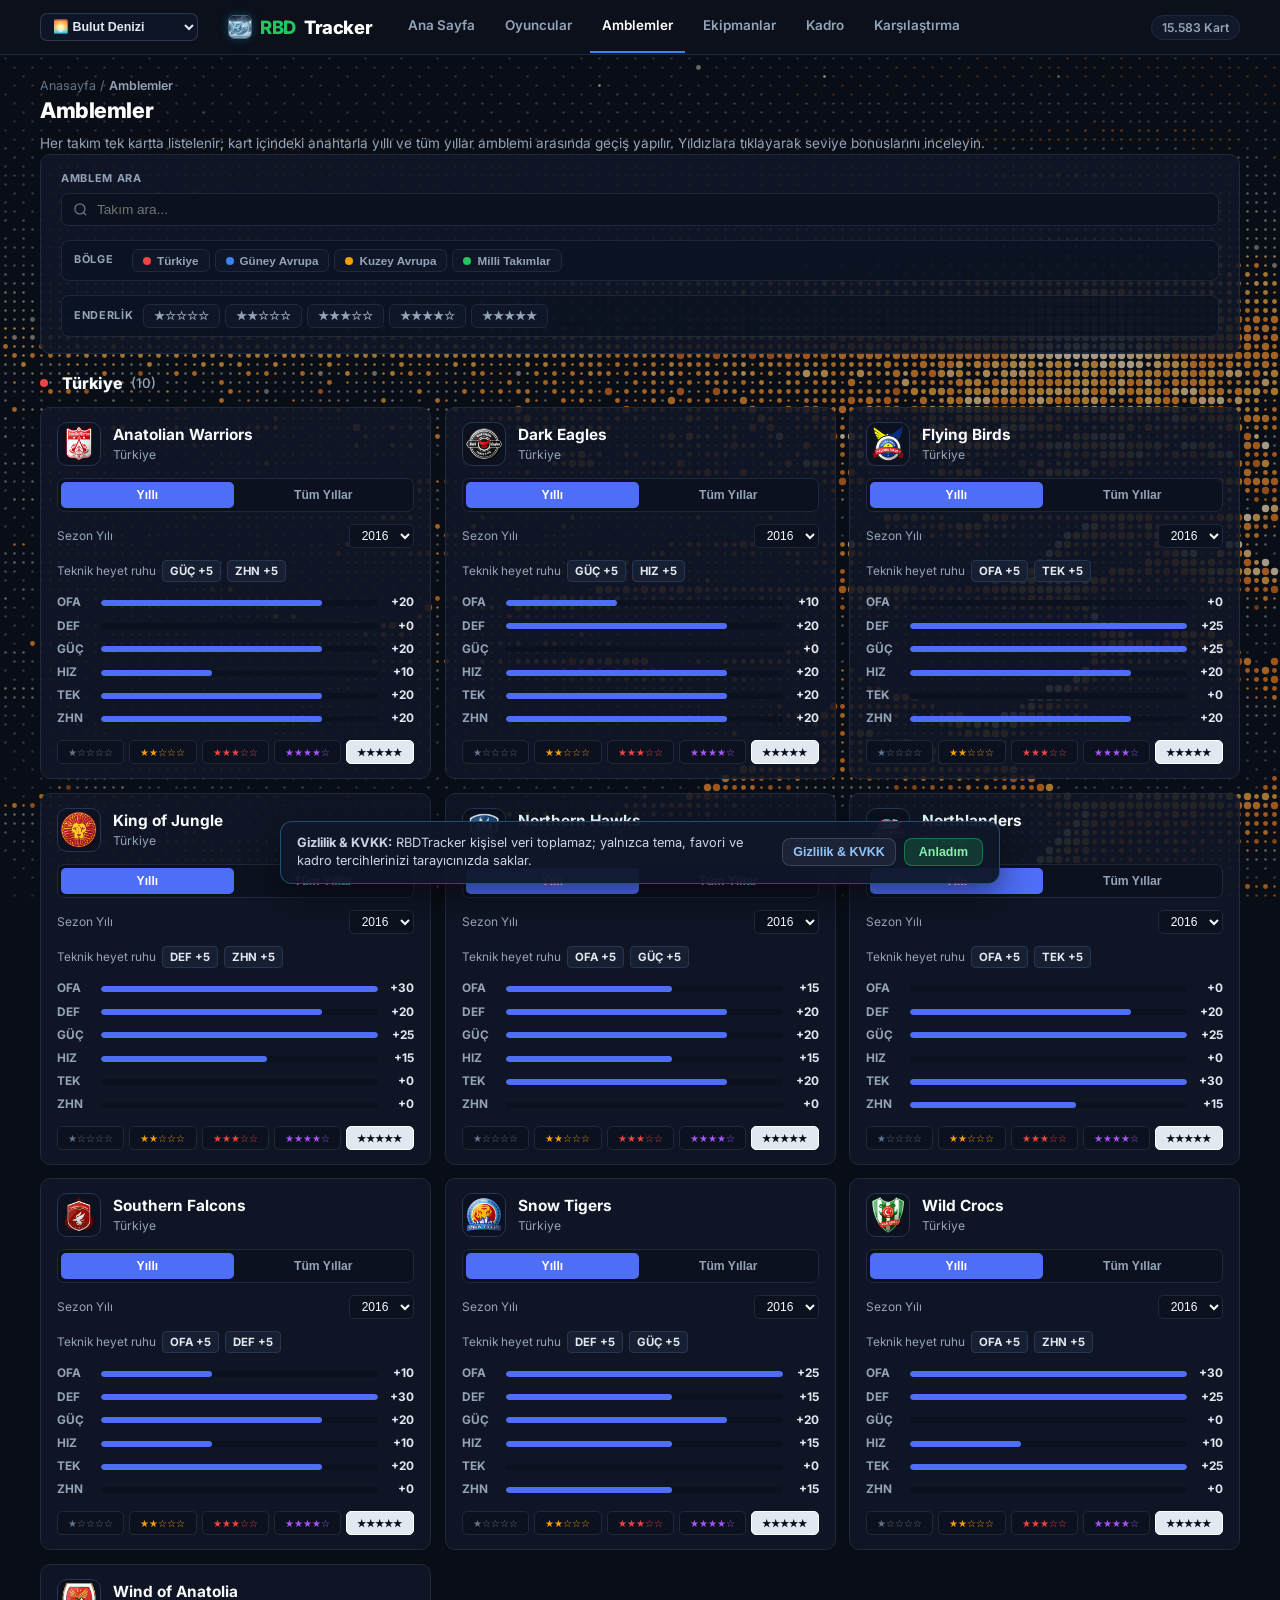
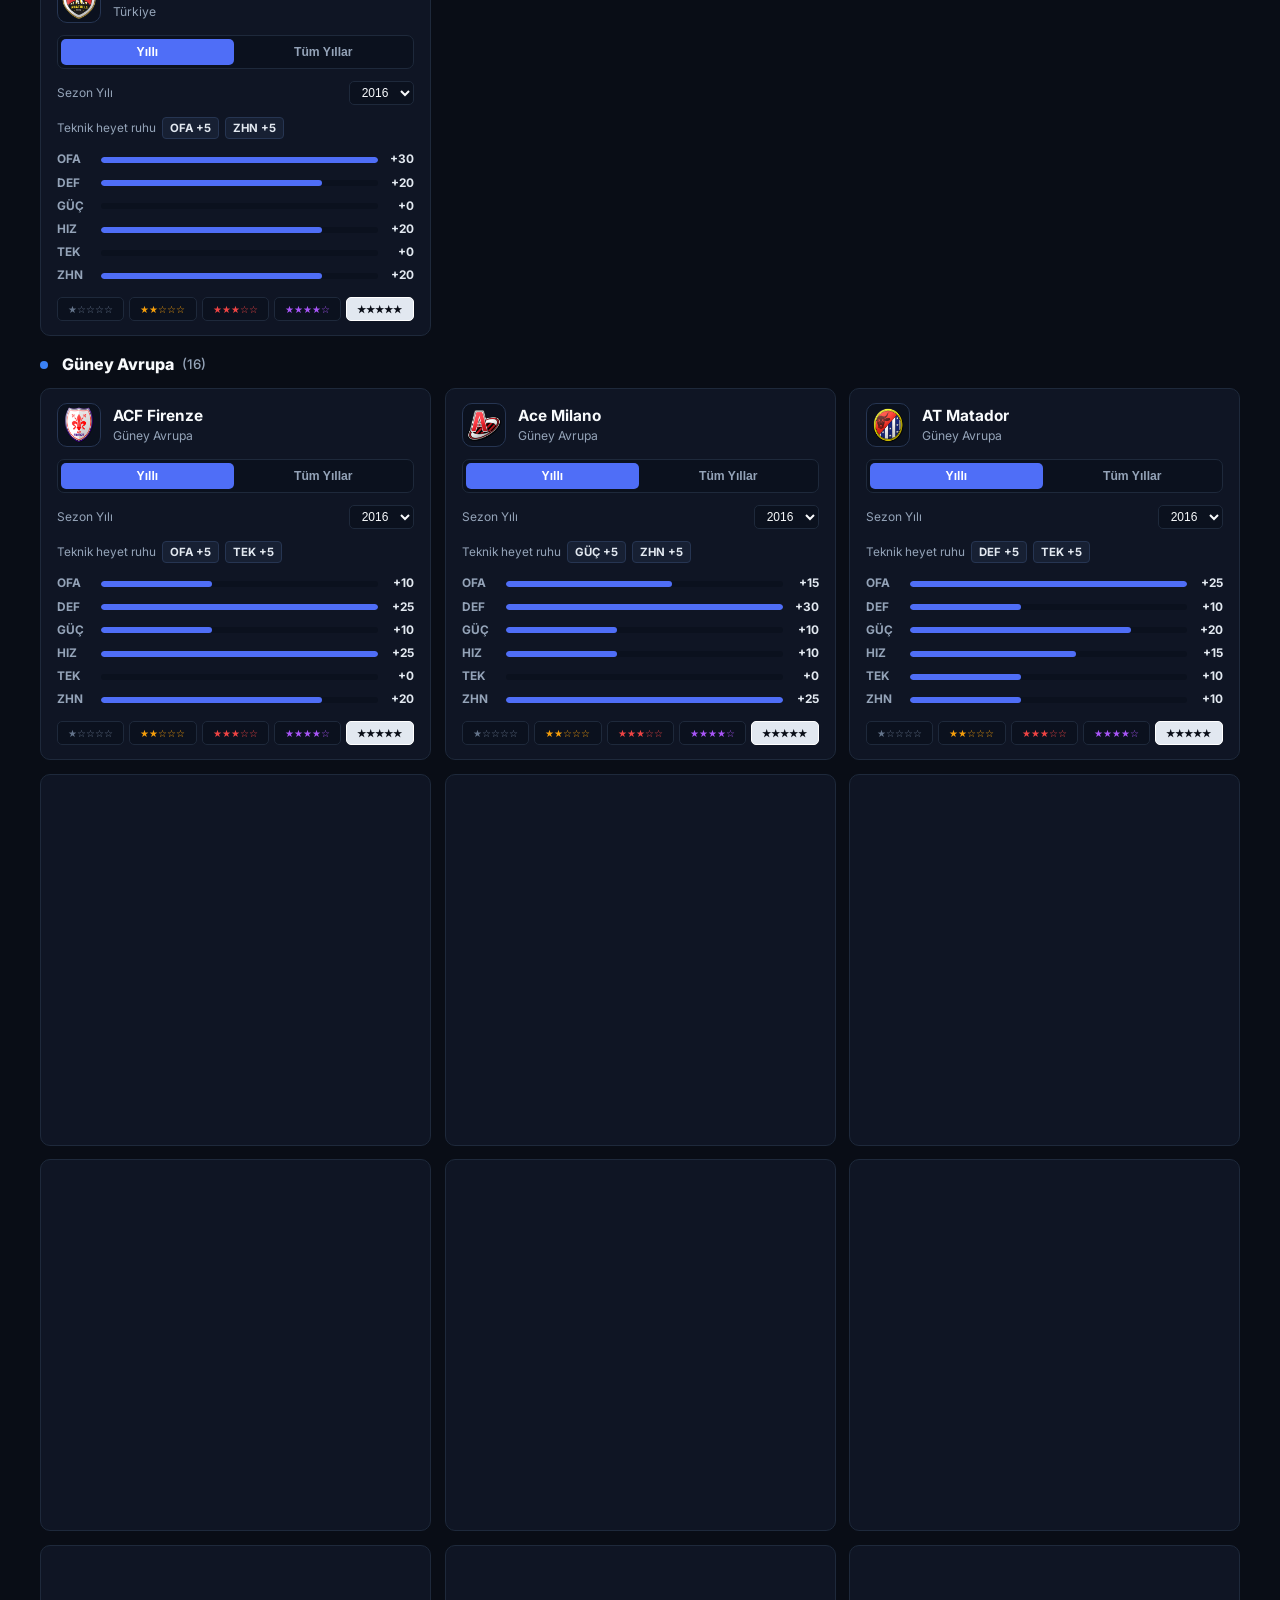
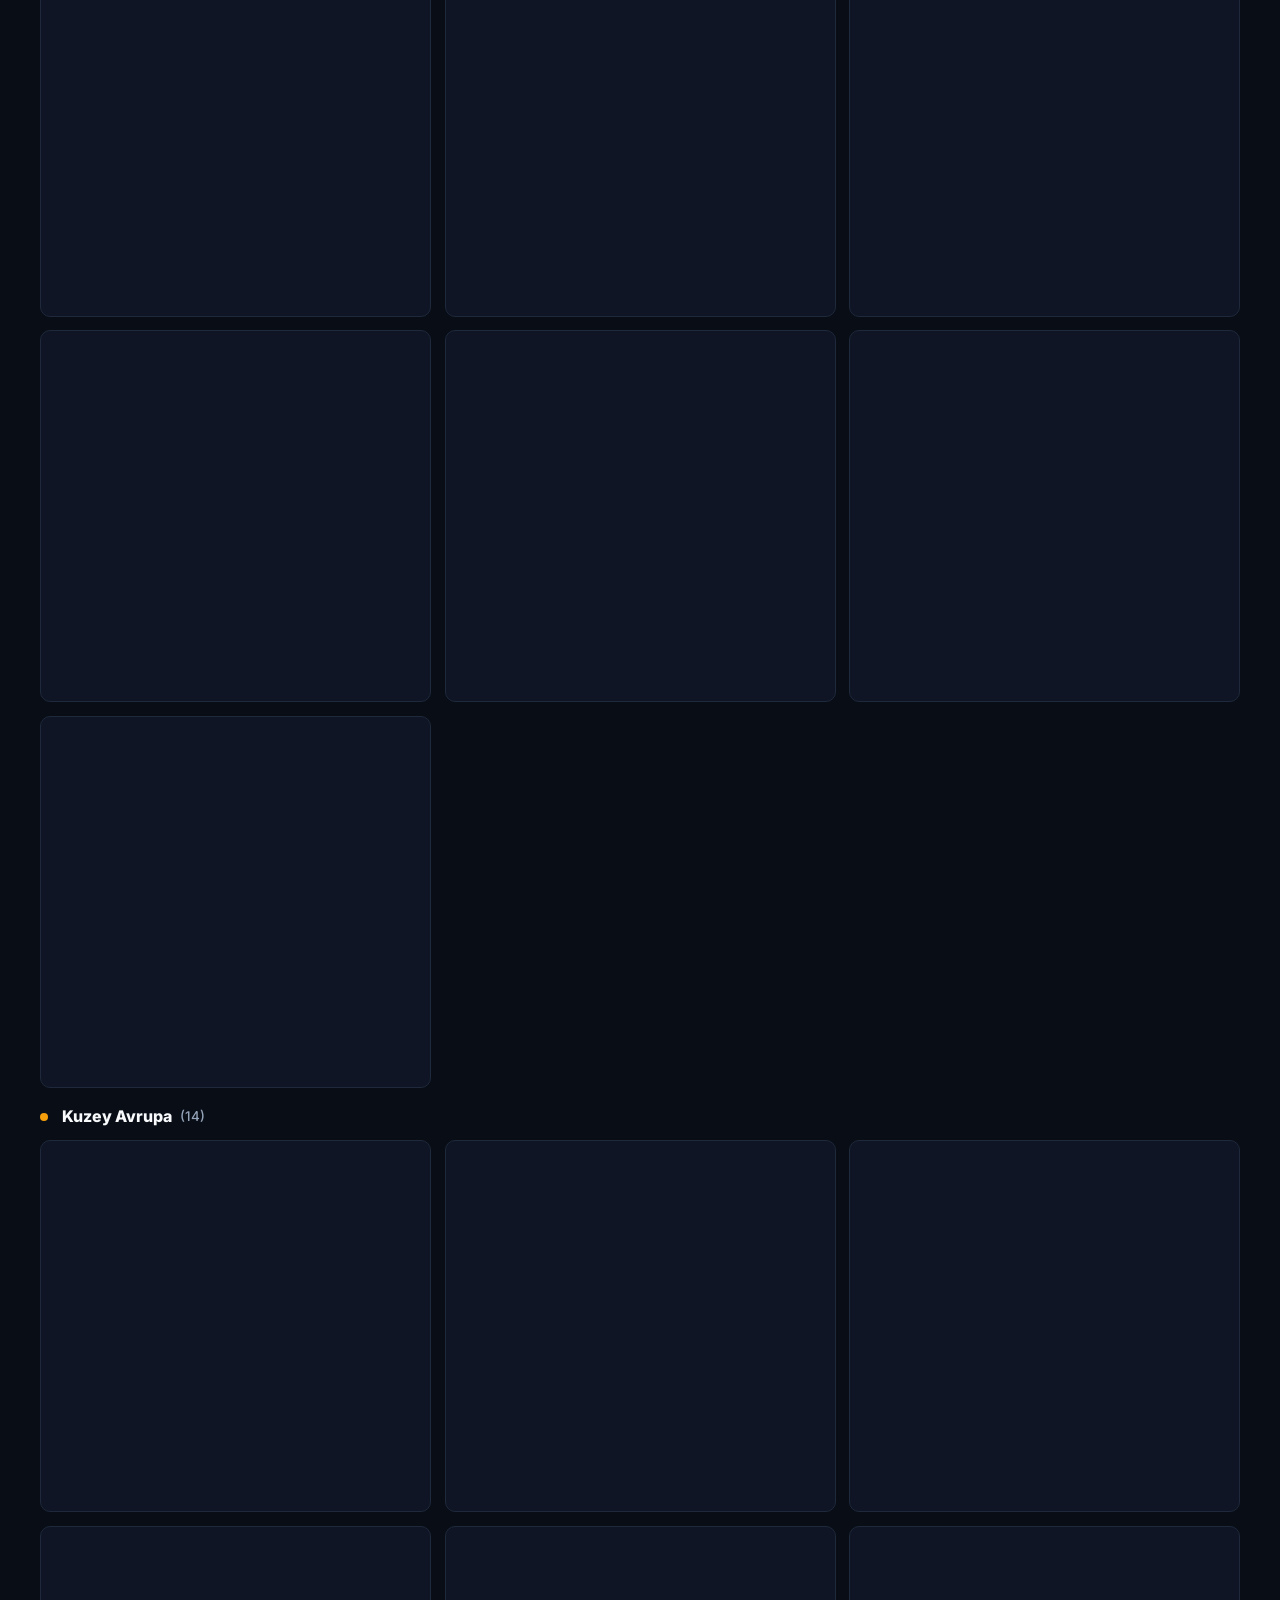
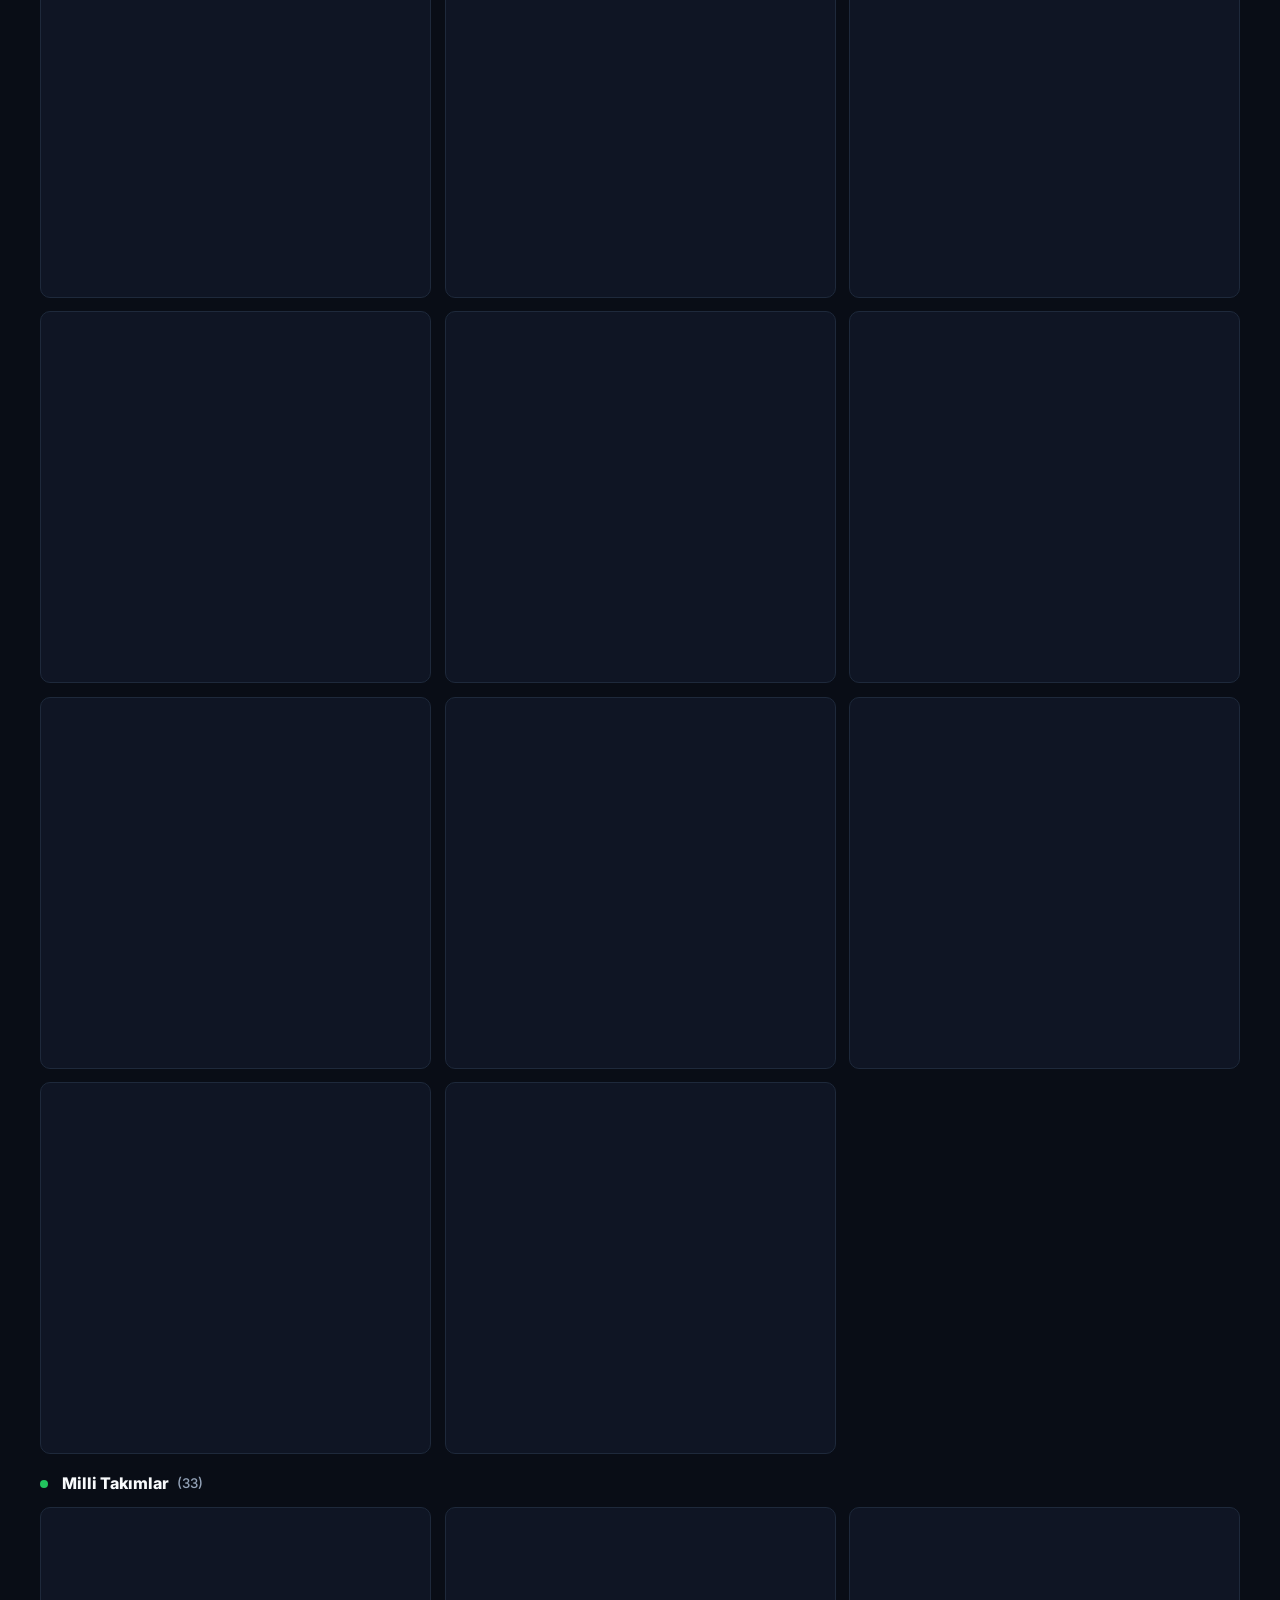
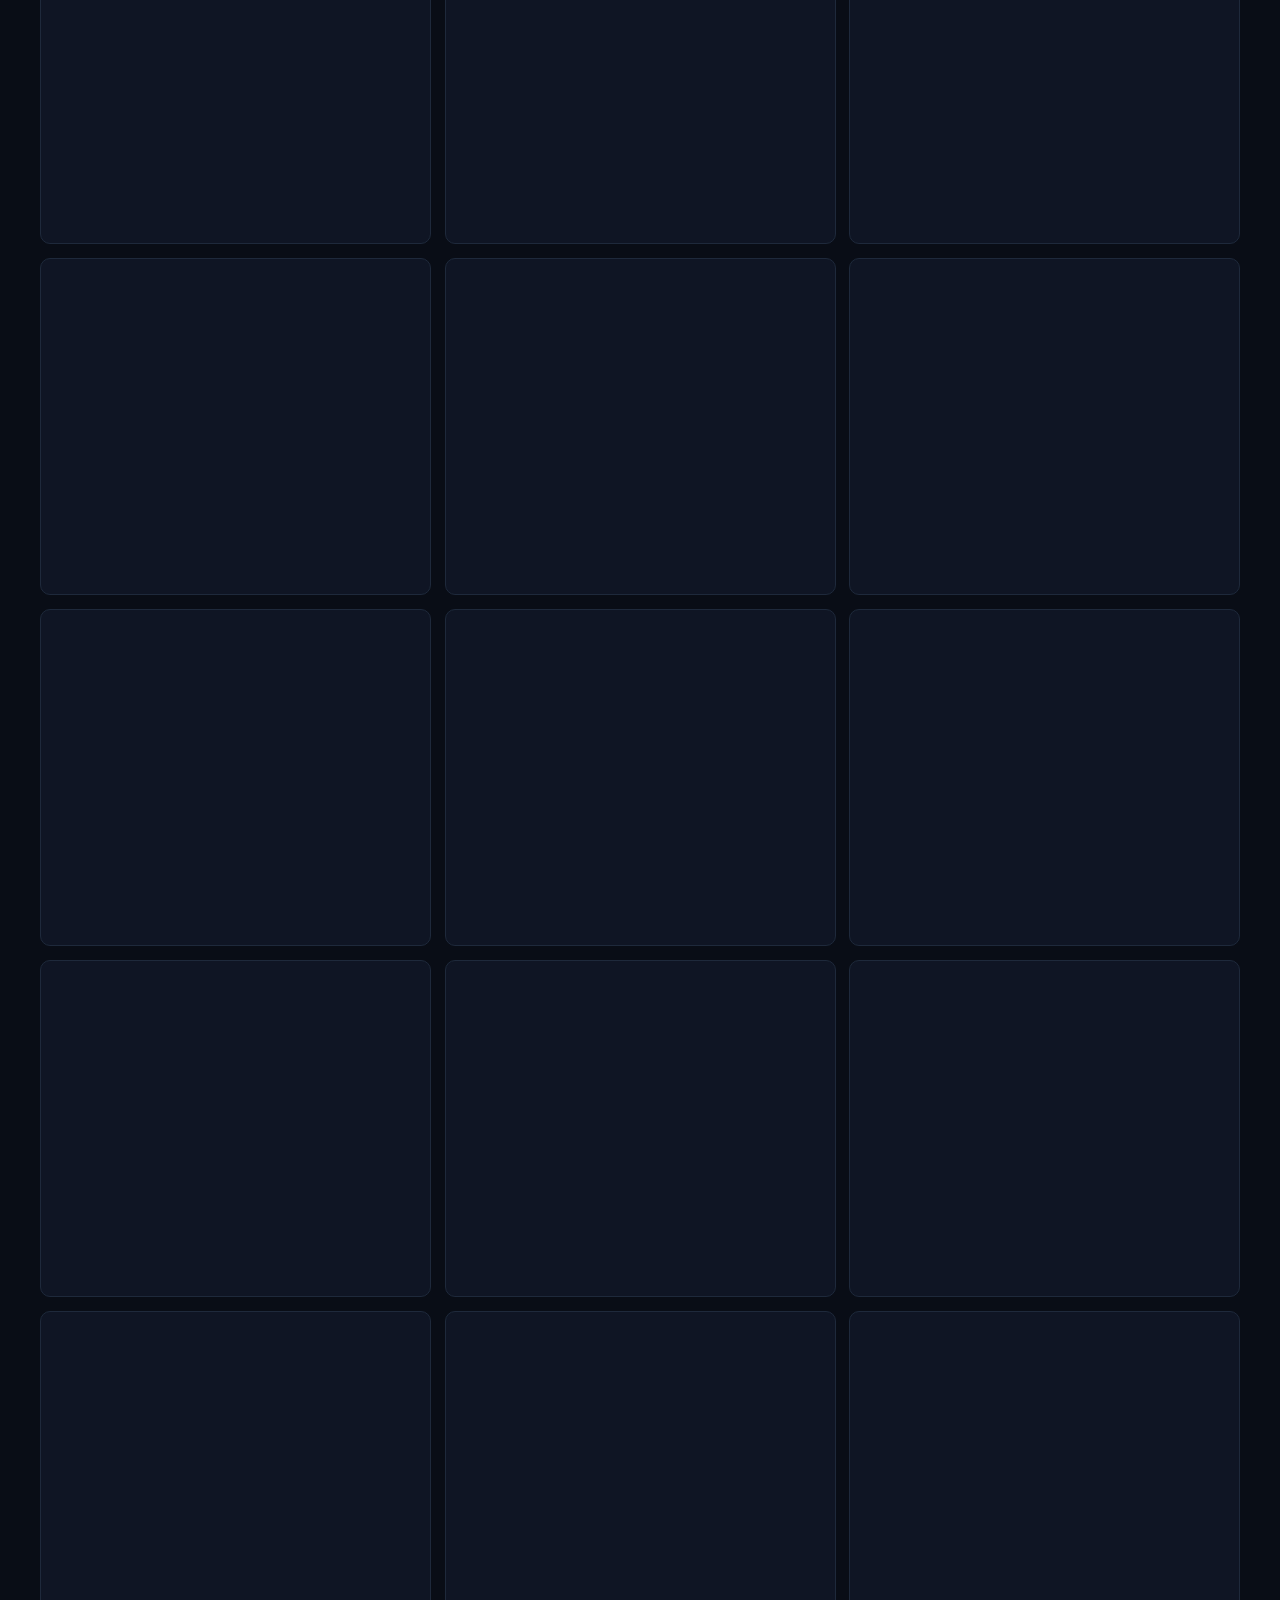
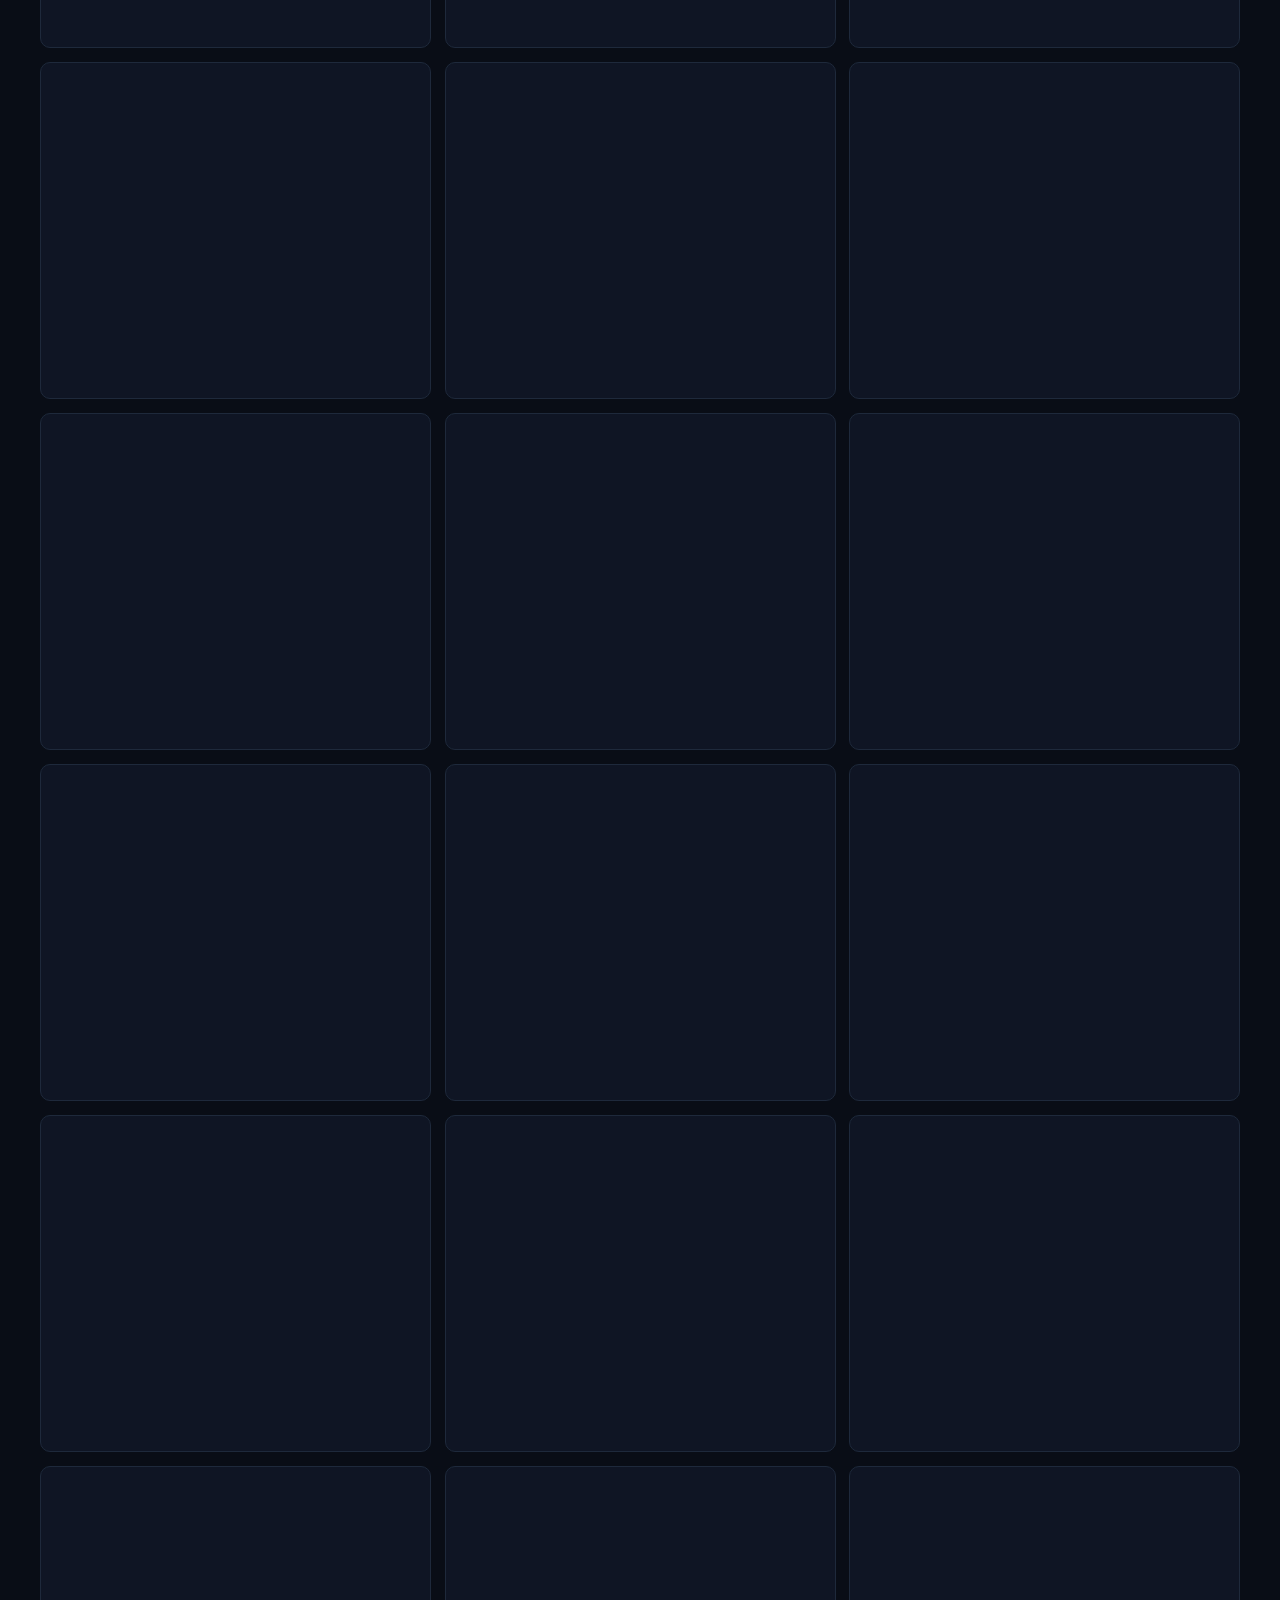
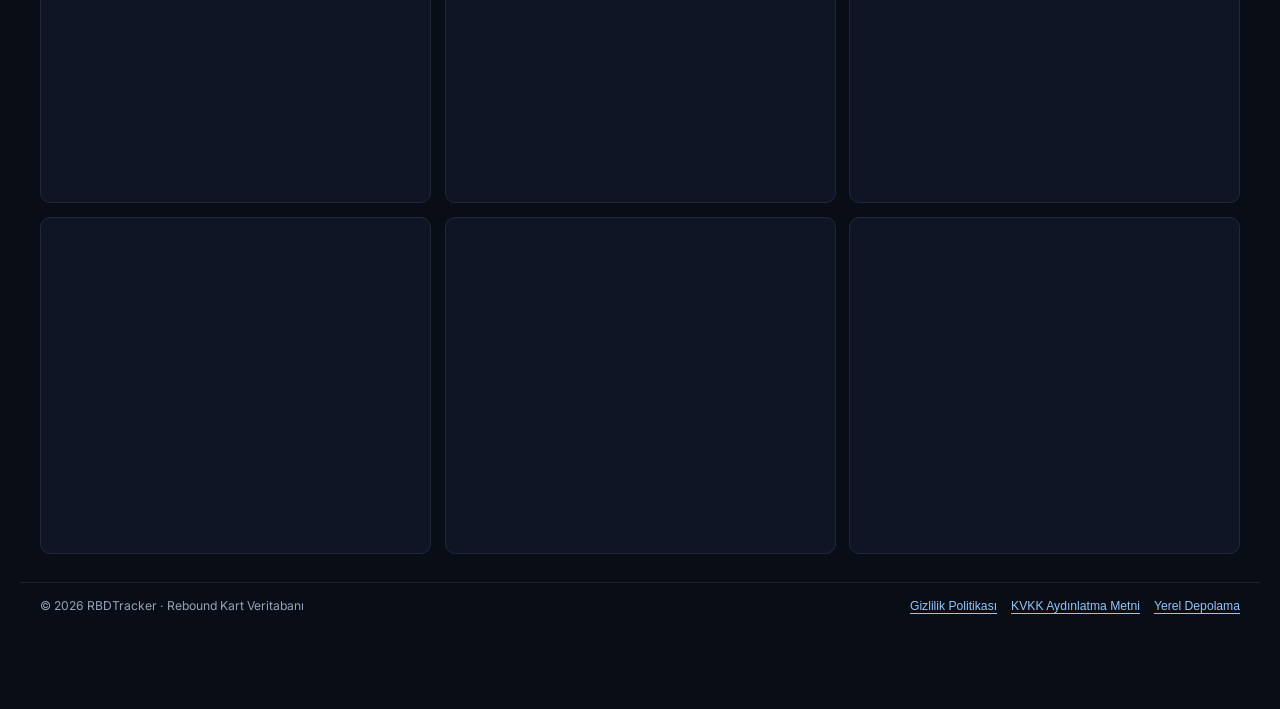
<file: amblemler.html>
<!DOCTYPE html>
<html lang="tr">
<head>
  <meta charset="UTF-8" />
  <meta name="viewport" content="width=device-width, initial-scale=1.0" />
  <title>RBDTracker — Amblemler</title>
  <meta name="description" content="Rebound oyuncu kartları veritabanı ve kadro kurucu: 15.583 kart, istatistikler, takım ruhu amblemleri, ekipman simülatörü ve oyuncu karşılaştırma." />
  <meta name="theme-color" content="#38bdf8" />
  <meta property="og:type" content="website" />
  <meta property="og:site_name" content="RBDTracker" />
  <meta property="og:url" content="https://rbdtracker.com.tr/" />
  <meta property="og:title" content="RBDTracker · Rebound Kart Veritabanı" />
  <meta property="og:description" content="Rebound oyuncu kartları veritabanı ve kadro kurucu: 15.583 kart, istatistikler, takım ruhu amblemleri, ekipman simülatörü ve oyuncu karşılaştırma." />
  <meta property="og:image" content="https://rbdtracker.com.tr/assets/og-banner.png" />
  <meta property="og:image:width" content="1200" />
  <meta property="og:image:height" content="630" />
  <meta name="twitter:card" content="summary_large_image" />
  <meta name="twitter:title" content="RBDTracker · Rebound Kart Veritabanı" />
  <meta name="twitter:description" content="Rebound oyuncu kartları veritabanı ve kadro kurucu: 15.583 kart, istatistikler, takım ruhu amblemleri, ekipman simülatörü ve oyuncu karşılaştırma." />
  <meta name="twitter:image" content="https://rbdtracker.com.tr/assets/og-banner.png" />
  <link rel="icon" type="image/png" href="assets/favicon.png" />
  <link rel="apple-touch-icon" href="assets/favicon.png" />
  <link rel="preconnect" href="https://fonts.googleapis.com">
  <link rel="preconnect" href="https://fonts.gstatic.com" crossorigin>
  <link href="https://fonts.googleapis.com/css2?family=Inter:wght@400;500;600;700;800&display=swap" rel="stylesheet">
  <link rel="stylesheet" href="styles.css" />
</head>
<body data-page="emblems">
  <canvas id="asciiBgCanvas" aria-hidden="true"></canvas>
  <!-- Top Navbar -->
  <header class="navbar">
    <div class="nav-container">
      <div class="nav-left">
        <select id="bgThemeSelect" class="bg-theme-select" title="Arka Plan Teması Seç">
          <option value="cloud-sea">🌅 Bulut Denizi</option>
          <option value="volcano-night">🌋 Yanardağ Gecesi</option>
          <option value="lantern-lake">🏮 Fener Gölü</option>
          <option value="aurora-fjord">🌌 Aurora Fiyort</option>
          <option value="kyoto-dusk">⛩️ Kyoto Akşamı</option>
          <option value="frog">🐸 Kurbağa</option>
          <option value="black-hole">🕳️ Kara Delik</option>
        </select>
        <a href="index.html" class="brand" data-nav="home">
          <img class="brand-logo-img" src="assets/favicon.png" alt="RBD" />
          <span class="brand-rvl">RBD</span><span class="brand-tracker">Tracker</span>
        </a>
        <nav class="nav-links" id="mainNav">
          <a class="nav-link" href="index.html" data-tab="home">Ana Sayfa</a>
          <a class="nav-link" href="oyuncular.html" data-tab="players">Oyuncular</a>
          <a class="nav-link active" href="amblemler.html" data-tab="emblems">Amblemler</a>
          <a class="nav-link" href="ekipmanlar.html" data-tab="equipments">Ekipmanlar</a>
          <a class="nav-link" href="kadro.html" data-tab="squad">Kadro</a>
          <a class="nav-link" href="karsilastirma.html" data-tab="compare">Karşılaştırma</a>
        </nav>
      </div>
      <div class="nav-right">
        <span class="db-badge" id="dbBadge">15.583 Kart</span>
      </div>
    </div>
  </header>

  <main class="main-container">
    <!-- ==================== 0. ANA SAYFA (GİRİŞ) ==================== -->
    <div id="view-home" class="page-view">
      <section class="home-hero">
        <div class="home-logo-wrap">
          <img src="assets/favicon.png" alt="RBDTracker Logo" class="home-hero-logo" width="68" height="68" decoding="async" />
        </div>
        <div class="home-badge">REBOUND VERİTABANI</div>
        <h1 class="home-title"><span>RBD</span>Tracker</h1>
        <p class="home-subtitle">
          1958–2016 sezonlarından 15.583 oyuncu kartını inceleyin, amblem ve ekipman etkilerini hesaplayın, kadronuzu kurup karşılaştırın.
        </p>
        <div class="home-cta-row">
          <a href="oyuncular.html" class="home-cta-primary">⚽ Oyuncular</a>
          <a href="kadro.html" class="home-cta-secondary">🛡️ Kadro Kur</a>
        </div>
      </section>

      <section class="home-theme-banner">
        <div class="home-theme-head">
          <h2>🎨 Arka Plan Teması</h2>
        </div>
        <div class="home-theme-grid" id="homeThemePicker">
          <button type="button" class="home-theme-btn active" data-bg-theme="cloud-sea">
            <span class="ht-emoji">🌅</span>
            <span class="ht-name">Bulut Denizi</span>
          </button>
          <button type="button" class="home-theme-btn" data-bg-theme="volcano-night">
            <span class="ht-emoji">🌋</span>
            <span class="ht-name">Yanardağ Gecesi</span>
          </button>
          <button type="button" class="home-theme-btn" data-bg-theme="lantern-lake">
            <span class="ht-emoji">🏮</span>
            <span class="ht-name">Fener Gölü</span>
          </button>
          <button type="button" class="home-theme-btn" data-bg-theme="aurora-fjord">
            <span class="ht-emoji">🌌</span>
            <span class="ht-name">Aurora Fiyort</span>
          </button>
          <button type="button" class="home-theme-btn" data-bg-theme="kyoto-dusk">
            <span class="ht-emoji">⛩️</span>
            <span class="ht-name">Kyoto Akşamı</span>
          </button>
          <button type="button" class="home-theme-btn" data-bg-theme="frog">
            <span class="ht-emoji">🐸</span>
            <span class="ht-name">Kurbağa</span>
          </button>
          <button type="button" class="home-theme-btn" data-bg-theme="black-hole">
            <span class="ht-emoji">🕳️</span>
            <span class="ht-name">Kara Delik</span>
          </button>
        </div>
      </section>

      <section class="home-nav-grid">
        <a href="oyuncular.html" class="home-nav-card">
          <div class="hnc-icon">🃏</div>
          <div class="hnc-body">
            <h3>Oyuncular</h3>
            <p>15.583 kart arasında arama yapın, 21 alt değere göre filtreleyin, favori listesi oluşturun ve ekipman simülatörüyle maksimum gücü görün.</p>
          </div>
          <span class="hnc-arrow">Sayfaya Git →</span>
        </a>

        <a href="amblemler.html" class="home-nav-card">
          <div class="hnc-icon">🛡️</div>
          <div class="hnc-body">
            <h3>Amblemler</h3>
            <p>Türkiye, Güney/Kuzey Avrupa ve Milli Takımlardan 73 amblemin 1–5★ bonuslarını ve teknik heyet ruhunu inceleyin.</p>
          </div>
          <span class="hnc-arrow">Sayfaya Git →</span>
        </a>

        <a href="ekipmanlar.html" class="home-nav-card">
          <div class="hnc-icon">👟</div>
          <div class="hnc-body">
            <h3>Ekipmanlar</h3>
            <p>90 gerçek Krampon, Bacak ve Kol ekipmanını, 30 set bonusunu ve 22 özel oyun içi beceriyi keşfedin.</p>
          </div>
          <span class="hnc-arrow">Sayfaya Git →</span>
        </a>

        <a href="kadro.html" class="home-nav-card">
          <div class="hnc-icon">⚽</div>
          <div class="hnc-body">
            <h3>Kadro Kurucu</h3>
            <p>16 diziliş, ekipman takma, maliyet limiti, otomatik En İyi 11, yüzen 3D kartlar ve paylaşılabilir kadro linkleri.</p>
          </div>
          <span class="hnc-arrow">Sayfaya Git →</span>
        </a>

        <a href="karsilastirma.html" class="home-nav-card">
          <div class="hnc-icon">📊</div>
          <div class="hnc-body">
            <h3>Karşılaştırma</h3>
            <p>En fazla 4 oyuncuyu radar grafik, kazanan vurgusu, +/- fark tablosu ve amblem etkisiyle yan yana kıyaslayın.</p>
          </div>
          <span class="hnc-arrow">Sayfaya Git →</span>
        </a>
      </section>
    </div>

    <!-- ==================== 1. OYUNCULAR ==================== -->
    <div id="view-players" class="page-view">
      <section class="hero-card">
        <h1 class="hero-title">Rebound Oyuncu Kartları</h1>
        <p class="hero-subtitle">1958–2016 sezonlarından tüm oyuncu kartlarını arayın, filtreleyin ve karşılaştırın.</p>
      </section>

      <section class="filter-panel">
        <div class="filter-top-row">
          <div class="search-box">
            <svg class="search-icon" width="15" height="15" viewBox="0 0 24 24" fill="none" stroke="currentColor" stroke-width="2.2">
              <circle cx="11" cy="11" r="8"></circle>
              <line x1="21" y1="21" x2="16.65" y2="16.65"></line>
            </svg>
            <input type="text" id="searchInput" placeholder="Oyuncu ara..." autocomplete="off" />
            <button id="clearSearchBtn" class="clear-input-btn hidden" title="Aramayı Temizle">✕</button>
          </div>

          <select id="teamSelect" class="filter-select">
            <option value="">Tüm Takımlar</option>
          </select>

          <select id="yearSelect" class="filter-select">
            <option value="">Tüm Yıllar</option>
          </select>

          <select id="sortSelect" class="filter-select">
            <option value="pwr_desc">Sırala: PWR (Yüksek)</option>
            <option value="pwr_asc">Sırala: PWR (Düşük)</option>
            <option value="ofa_desc">Sırala: OFA (Yüksek)</option>
            <option value="def_desc">Sırala: DEF (Yüksek)</option>
            <option value="guc_desc">Sırala: GÜÇ (Yüksek)</option>
            <option value="hiz_desc">Sırala: HIZ (Yüksek)</option>
            <option value="tek_desc">Sırala: TEK (Yüksek)</option>
            <option value="zhn_desc">Sırala: ZHN (Yüksek)</option>
            <option value="total_desc">Sırala: Toplam Stat</option>
            <option value="year_desc">Sırala: Yıl (Yeni)</option>
            <option value="name_asc">Sırala: İsim (A–Z)</option>
          </select>

          <button id="favOnlyBtn" class="btn-outline fav-filter-btn" title="Sadece Favori Oyuncular">
            ★ Favoriler (<span id="favCount">0</span>)
          </button>

          <button id="advFilterBtn" class="btn-outline">
            <svg width="14" height="14" viewBox="0 0 24 24" fill="none" stroke="currentColor" stroke-width="2.2"><line x1="4" y1="21" x2="4" y2="14"/><line x1="4" y1="10" x2="4" y2="3"/><line x1="12" y1="21" x2="12" y2="12"/><line x1="12" y1="8" x2="12" y2="3"/><line x1="20" y1="21" x2="20" y2="16"/><line x1="20" y1="12" x2="20" y2="3"/><line x1="1" y1="14" x2="7" y2="14"/><line x1="9" y1="8" x2="15" y2="8"/><line x1="17" y1="16" x2="23" y2="16"/></svg>
            Detaylı Filtre
          </button>
        </div>

        <div id="advFilterPanel" class="adv-filter-panel hidden">
          <div class="adv-grid">
            <div class="adv-item"><label>Min OFA</label><input type="number" id="minOfa" min="1" max="150" placeholder="0" /></div>
            <div class="adv-item"><label>Min DEF</label><input type="number" id="minDef" min="1" max="150" placeholder="0" /></div>
            <div class="adv-item"><label>Min GÜÇ</label><input type="number" id="minGuc" min="1" max="150" placeholder="0" /></div>
            <div class="adv-item"><label>Min HIZ</label><input type="number" id="minHiz" min="1" max="150" placeholder="0" /></div>
            <div class="adv-item"><label>Min TEK</label><input type="number" id="minTek" min="1" max="150" placeholder="0" /></div>
            <div class="adv-item"><label>Min ZHN</label><input type="number" id="minZhn" min="1" max="150" placeholder="0" /></div>
            <div class="adv-item">
              <label>Hava Durumu</label>
              <select id="weatherSelect" class="filter-select">
                <option value="">Tümü</option>
                <option value="Sunny">☀️ Güneşli</option>
                <option value="Rainy">🌧️ Yağmurlu</option>
                <option value="Snow">❄️ Karlı</option>
                <option value="Cloudy">☁️ Bulutlu</option>
                <option value="None">➖ Yok</option>
              </select>
            </div>
            <div class="adv-item adv-actions">
              <button id="resetAllBtn" class="btn-reset">Filtreleri Sıfırla</button>
            </div>
          </div>
          <div class="adv-sub-section">
            <div class="adv-sub-title">Min Alt Değerler <small>(0 veya boş = filtresiz)</small></div>
            <div id="advSubGrid" class="adv-sub-grid"></div>
          </div>
        </div>

        <div class="filter-pills-row">
          <div class="pill-section pill-section-role">
            <span class="pill-label">MEVKİ</span>
            <div class="pill-group" id="rolePills">
              <button class="pill pill-fw" data-role="GF">GF</button>
              <button class="pill pill-fw" data-role="FRV">FRV</button>
              <button class="pill pill-fw" data-role="K FT">K FT</button>
              <button class="pill pill-mf" data-role="OOS">OOS</button>
              <button class="pill pill-mf" data-role="KNT">KNT</button>
              <button class="pill pill-mf" data-role="OS">OS</button>
              <button class="pill pill-mf" data-role="LBR">LBR</button>
              <button class="pill pill-df" data-role="K DF">K DF</button>
              <button class="pill pill-df" data-role="BEK">BEK</button>
              <button class="pill pill-df" data-role="DF">DF</button>
              <button class="pill pill-df" data-role="LİB">LİB</button>
              <button class="pill pill-gk" data-role="KL">KL</button>
            </div>
          </div>

          <div class="filter-sub-grid">
            <div class="pill-section pill-section-grade">
              <span class="pill-label">KART ENDERLİĞİ</span>
              <div class="pill-group" id="gradePills">
                <button class="pill pill-gold" data-grade="Gold">Efsane</button>
                <button class="pill pill-master" data-grade="Master">Süper</button>
                <button class="pill pill-elite" data-grade="Elite">Uzman</button>
                <button class="pill pill-rare" data-grade="Rare">Ender</button>
                <button class="pill pill-special" data-grade="Special">Özel</button>
                <button class="pill pill-normal" data-grade="Normal">Normal</button>
              </div>
            </div>

            <div class="pill-section pill-section-region">
              <span class="pill-label">BÖLGE</span>
              <div class="pill-group" id="regionPills">
                <button class="pill pill-region" data-region="Güney Avrupa">Güney Avrupa</button>
                <button class="pill pill-region" data-region="Kuzey Avrupa">Kuzey Avrupa</button>
                <button class="pill pill-region" data-region="Türkiye">Türkiye</button>
                <button class="pill pill-region" data-region="Milli Takımlar">Milli Takımlar</button>
              </div>
            </div>
          </div>
        </div>

        <div class="filter-bottom-row">
          <div class="spirit-level-wrap">
            <button id="teamSpiritBtn" class="btn-spirit">
              <svg width="14" height="14" viewBox="0 0 24 24" fill="none" stroke="currentColor" stroke-width="2.2"><path d="M12 22s8-4 8-10V5l-8-3-8 3v7c0 6 8 10 8 10z"/></svg>
              Amblem
              <span id="spiritActiveBadge" class="spirit-badge hidden"></span>
            </button>
          </div>

          <div class="bottom-right-controls">
            <div class="results-counter">
              <span id="resultCountText">15.583 oyuncu bulundu</span>
            </div>
            <div class="level-control">
              <span class="level-label">LEVEL</span>
              <input type="range" id="levelSlider" min="0" max="25" value="0" />
              <span class="level-badge" id="levelValue">0</span>
            </div>
          </div>
        </div>
      </section>

      <section class="table-card">
        <div class="table-responsive">
          <table class="players-table">
            <thead>
              <tr>
                <th class="col-pos">MEVKİ</th>
                <th class="col-name">OYUNCU</th>
                <th class="col-team">TAKIM</th>
                <th class="col-year">YIL</th>
                <th class="col-grade">SEVİYE</th>
                <th class="col-stat" data-sort="ofa">OFA</th>
                <th class="col-stat" data-sort="def">DEF</th>
                <th class="col-stat" data-sort="guc">GÜÇ</th>
                <th class="col-stat" data-sort="hiz">HIZ</th>
                <th class="col-stat" data-sort="tek">TEK</th>
                <th class="col-stat" data-sort="zhn">ZHN</th>
                <th class="col-pwr" data-sort="pwr">PWR <span class="sort-arrow">▼</span></th>
                <th class="col-cmp">KRŞ</th>
              </tr>
            </thead>
            <tbody id="playersTableBody">
              <tr><td colspan="13" class="loading-cell">Veriler yükleniyor...</td></tr>
            </tbody>
          </table>
        </div>

        <div class="pagination-bar">
          <div class="page-info" id="pageInfo">Sayfa 1 / 1</div>
          <div class="page-buttons" id="pageButtons"></div>
        </div>
      </section>
    </div>

    <!-- ==================== 2. AMBLEMLER ==================== -->
    <div id="view-emblems" class="page-view hidden">
      <div class="breadcrumb">Anasayfa / <span>Amblemler</span></div>
      <section class="page-head">
        <h1 class="hero-title">Amblemler</h1>
        <p class="hero-subtitle">Her takım tek kartta listelenir; kart içindeki anahtarla yıllı ve tüm yıllar amblemi arasında geçiş yapılır. Yıldızlara tıklayarak seviye bonuslarını inceleyin.</p>
      </section>

      <section class="filter-panel">
        <div class="emb-filter-block">
          <label class="pill-label">AMBLEM ARA</label>
          <div class="search-box">
            <svg class="search-icon" width="15" height="15" viewBox="0 0 24 24" fill="none" stroke="currentColor" stroke-width="2.2">
              <circle cx="11" cy="11" r="8"></circle><line x1="21" y1="21" x2="16.65" y2="16.65"></line>
            </svg>
            <input type="text" id="embSearchInput" placeholder="Takım ara..." autocomplete="off" />
          </div>
        </div>
        <div class="pill-section">
          <span class="pill-label">BÖLGE</span>
          <div class="pill-group" id="embRegionPills">
            <button class="pill pill-dot-tr" data-emb-region="Türkiye"><span class="dot dot-red"></span>Türkiye</button>
            <button class="pill pill-dot-sa" data-emb-region="Güney Avrupa"><span class="dot dot-blue"></span>Güney Avrupa</button>
            <button class="pill pill-dot-ka" data-emb-region="Kuzey Avrupa"><span class="dot dot-amber"></span>Kuzey Avrupa</button>
            <button class="pill pill-dot-mt" data-emb-region="Milli Takımlar"><span class="dot dot-green"></span>Milli Takımlar</button>
          </div>
        </div>
        <div class="pill-section">
          <span class="pill-label">ENDERLİK</span>
          <div class="pill-group" id="embStarPills">
            <button class="pill emb-star-pill" data-emb-stars="1">★☆☆☆☆</button>
            <button class="pill emb-star-pill" data-emb-stars="2">★★☆☆☆</button>
            <button class="pill emb-star-pill" data-emb-stars="3">★★★☆☆</button>
            <button class="pill emb-star-pill" data-emb-stars="4">★★★★☆</button>
            <button class="pill emb-star-pill active" data-emb-stars="5">★★★★★</button>
          </div>
        </div>
      </section>

      <div id="emblemsGridWrap"></div>
    </div>

    <!-- ==================== 3. EKİPMANLAR ==================== -->
    <div id="view-equipments" class="page-view hidden">
      <div class="breadcrumb">Anasayfa / <span>Ekipmanlar</span></div>
      <section class="page-head">
        <h1 class="hero-title">Ekipmanlar</h1>
        <p class="hero-subtitle">90 ekipman kartı (kol, bacak, krampon), 30 set ve 22 aktif yetenek. Kramponlar aktif yetenek kazandırır; aynı setin kol + bacak + kramponu bir araya gelince her parça kendi statına +1 daha verir.</p>
      </section>

      <section class="filter-panel">
        <label class="pill-label">ARA</label>
        <div class="search-box">
          <svg class="search-icon" width="15" height="15" viewBox="0 0 24 24" fill="none" stroke="currentColor" stroke-width="2.2">
            <circle cx="11" cy="11" r="8"></circle><line x1="21" y1="21" x2="16.65" y2="16.65"></line>
          </svg>
          <input type="text" id="eqSearchInput" placeholder="Ekipman, set, yetenek veya buff ara..." autocomplete="off" />
        </div>
        <span class="eq-count-label" id="eqCountLabel">90 ekipman gösteriliyor</span>
      </section>

      <div class="eq-subtabs" id="eqSubtabs">
        <button class="eq-subtab active" data-eqtab="items">Ekipmanlar</button>
        <button class="eq-subtab" data-eqtab="sets">Setler</button>
        <button class="eq-subtab" data-eqtab="skills">Aktif Yetenekler</button>
      </div>

      <div id="eqSubFilters" class="eq-subfilters">
        <div class="pill-section">
          <span class="pill-label">YER</span>
          <div class="pill-group" id="eqSlotPills">
            <button class="pill" data-eq-slot="Kol">Kol</button>
            <button class="pill" data-eq-slot="Bacak">Bacak</button>
            <button class="pill" data-eq-slot="Krampon">Krampon</button>
          </div>
        </div>
        <div class="pill-section">
          <span class="pill-label">TAKILABİLİR</span>
          <div class="pill-group" id="eqTargetPills">
            <button class="pill" data-eq-target="Saha oyuncusu">Saha oyuncusu</button>
            <button class="pill" data-eq-target="Kaleci">Kaleci</button>
          </div>
        </div>
      </div>

      <div id="equipmentsContent" class="eq-grid"></div>
    </div>

    <!-- ==================== 4. KADRO KURUCU ==================== -->
    <div id="view-squad" class="page-view hidden">
      <div class="breadcrumb">Anasayfa / <span>Kadro</span></div>
      <section class="page-head">
        <h1 class="hero-title">Kadro Kurucu</h1>
        <p class="hero-subtitle">Soldan dizilişi ve amblemi seç, havuzdaki oyunculara tıklayarak veya sürükleyerek sahaya yerleştir; uygun mevkiler parlar, maliyeti ve takım ruhunu takip et.</p>
      </section>

      <div class="squad-layout">
        <!-- Sol Ayar Paneli -->
        <aside class="squad-left">
          <div class="squad-box">
            <div class="squad-box-title">Amblem</div>
            <button id="sqEmblemBtn" class="sq-emblem-pick">
              <span id="sqEmblemText">+ Amblem Seç</span>
            </button>
            <p class="sq-emblem-hint" id="sqEmblemHint">Amblem seçilmedi, + ile amblem seç.</p>
          </div>

          <div class="squad-box">
            <div class="sq-field">
              <label>DİZİLİŞ</label>
              <select id="sqFormation" class="filter-select">
                <option value="4-4-2 A">4-4-2 A</option>
                <option value="4-4-2 B">4-4-2 B</option>
                <option value="4-1-2-1-2">4-1-2-1-2 (Baklava)</option>
                <option value="4-3-3">4-3-3</option>
                <option value="4-3-3 Ofansif">4-3-3 (Ofansif)</option>
                <option value="4-2-3-1">4-2-3-1</option>
                <option value="4-3-2-1">4-3-2-1 (Noel Ağacı)</option>
                <option value="4-3-1-2">4-3-1-2</option>
                <option value="4-5-1">4-5-1</option>
                <option value="4-1-4-1">4-1-4-1</option>
                <option value="3-5-2">3-5-2</option>
                <option value="3-4-3">3-4-3</option>
                <option value="3-4-1-2">3-4-1-2</option>
                <option value="5-3-2">5-3-2</option>
                <option value="5-4-1">5-4-1</option>
                <option value="5-2-3">5-2-3</option>
              </select>
            </div>
            <div class="sq-field">
              <div class="sq-slider-head"><span>DİKEY</span><strong id="sqVertLabel">Temel</strong></div>
              <input type="range" id="sqVertSlider" min="-2" max="2" value="0" />
            </div>
            <div class="sq-field">
              <div class="sq-slider-head"><span>YATAY</span><strong id="sqHorizLabel">Temel</strong></div>
              <input type="range" id="sqHorizSlider" min="-2" max="2" value="0" />
            </div>
          </div>

          <div class="squad-box">
            <div class="sq-stat-line">
              <span>MALİYET</span>
              <div class="sq-cost-wrap">
                <strong id="sqTotalCost" class="sq-big-num">0</strong>
                <span class="sq-cost-sep">/</span>
                <input type="number" id="sqMaxCost" class="sq-max-cost-input" min="0" max="999" placeholder="∞" title="Maksimum Maliyet Limiti (0 = Limitsiz)" />
              </div>
            </div>
            <div class="sq-stat-line"><span>ORT. PWR</span><strong id="sqAvgPwr" class="sq-big-num sq-amber">0</strong></div>
            <div class="sq-stat-line"><span>TOPLAM PWR</span><strong id="sqTotalPwr" class="sq-big-num">0</strong></div>
            <div class="sq-stat-line"><span>KADRO</span><strong id="sqFilledCount">0 / 11</strong></div>
            <div id="sqAvgStats" class="sq-avg-stats"></div>
            <div id="sqWeatherSummary" class="sq-weather-summary"></div>
            <div class="sq-actions">
              <button id="sqAutoFillBtn" class="btn-spirit" title="Seçili diziliş ve ambleme göre en iyi 11'i kur">⚡ En İyi 11</button>
              <button id="sqClearBtn" class="btn-reset">Temizle</button>
            </div>
            <div class="sq-actions" style="margin-top:6px;">
              <button id="sqShareBtn" class="btn-compare-go">Paylaş / Link</button>
              <button id="sqImportBtn" class="btn-outline" title="Paylaşılan kadro kodunu veya JSON'ı yükle">Kod Yükle</button>
            </div>
          </div>

          <!-- Seçili Slot Ekipmanı -->
          <div id="sqSlotEquipBox" class="squad-box hidden">
            <div class="squad-box-head">
              <span class="squad-box-title" id="sqSlotEquipTitle">Slot Ekipmanı</span>
              <button id="sqRemoveSlotBtn" class="btn-slot-remove" title="Oyuncuyu Slottan Çıkar">Çıkar</button>
            </div>
            <div class="sq-equip-selects">
              <div class="sq-field">
                <label>KRAMPON</label>
                <select id="sqEquipCle" class="filter-select"></select>
              </div>
              <div class="sq-field">
                <label>BACAK</label>
                <select id="sqEquipLeg" class="filter-select"></select>
              </div>
              <div class="sq-field">
                <label>KOL</label>
                <select id="sqEquipArm" class="filter-select"></select>
              </div>
            </div>
            <div id="sqEquipSetBadge" class="sq-equip-set-badge hidden"></div>
          </div>

          <!-- Kayıtlı Kadrolar -->
          <div class="squad-box">
            <div class="squad-box-title" style="margin-bottom:8px;">Kayıtlı Kadrolar</div>
            <div class="sq-save-row">
              <input type="text" id="sqSaveName" class="sq-search-input" placeholder="Kadro adı..." autocomplete="off" />
              <button id="sqSaveBtn" class="btn-compare-go">Kaydet</button>
            </div>
            <div class="sq-load-row">
              <select id="sqSavedSelect" class="filter-select">
                <option value="">Kayıtlı kadro yok</option>
              </select>
              <button id="sqLoadBtn" class="btn-outline" title="Seçili kadroyu yükle">Yükle</button>
              <button id="sqDelSavedBtn" class="btn-reset" title="Seçili kaydı sil">Sil</button>
            </div>
          </div>
        </aside>

        <!-- Orta Saha -->
        <section class="squad-pitch-wrap">
          <div class="squad-pitch" id="sqPitch">
            <div class="pitch-markings">
              <div class="pitch-half-line"></div>
              <div class="pitch-center-circle"></div>
              <div class="pitch-box-top"></div>
              <div class="pitch-box-bottom"></div>
            </div>
            <div id="sqSlotsLayer" class="sq-slots-layer"></div>
          </div>
        </section>

        <!-- Sağ Oyuncu Havuzu -->
        <aside class="squad-pool">
          <div class="squad-box-title">Oyuncu Havuzu</div>
          <input type="text" id="sqSearch" class="sq-search-input" placeholder="Oyuncu ara..." autocomplete="off" />

          <div class="sq-pool-toggles">
            <button id="sqAllTeamsBtn" class="pill active">Tüm Takımlar</button>
            <button id="sqEmblemOnlyBtn" class="pill">Seçili Amblem</button>
          </div>

          <div class="pill-group" id="sqRolePills">
            <button class="pill pill-gk" data-sq-role="KL">KL</button>
            <button class="pill pill-df" data-sq-role="LİB">LİB</button>
            <button class="pill pill-df" data-sq-role="DF">DF</button>
            <button class="pill pill-df" data-sq-role="BEK">BEK</button>
            <button class="pill pill-df" data-sq-role="K DF">K DF</button>
            <button class="pill pill-mf" data-sq-role="LBR">LBR</button>
            <button class="pill pill-mf" data-sq-role="OS">OS</button>
            <button class="pill pill-mf" data-sq-role="KNT">KNT</button>
            <button class="pill pill-mf" data-sq-role="OOS">OOS</button>
            <button class="pill pill-fw" data-sq-role="K FT">K FT</button>
            <button class="pill pill-fw" data-sq-role="FRV">FRV</button>
            <button class="pill pill-fw" data-sq-role="GF">GF</button>
          </div>

          <div class="sq-pool-selects">
            <div>
              <label>ENDERLİK</label>
              <select id="sqGrade" class="filter-select">
                <option value="">Tümü</option>
                <option value="Gold">Efsane</option>
                <option value="Master">Süper</option>
                <option value="Elite">Uzman</option>
                <option value="Rare">Ender</option>
                <option value="Special">Özel</option>
                <option value="Normal">Normal</option>
              </select>
            </div>
            <div>
              <label>YIL</label>
              <select id="sqYear" class="filter-select">
                <option value="">Tümü</option>
              </select>
            </div>
          </div>

          <div class="sq-pool-level">
            <span class="level-label">SEVİYE</span>
            <input type="range" id="sqLevelSlider" min="0" max="25" value="0" />
            <span class="level-badge" id="sqLevelVal">0</span>
          </div>

          <div id="sqPoolGrid" class="sq-pool-grid"></div>
        </aside>
      </div>
    </div>

    <!-- ==================== 5. KARŞILAŞTIRMA SAYFASI ==================== -->
    <div id="view-compare" class="page-view hidden">
      <div class="breadcrumb">Anasayfa / <span>Karşılaştırma</span></div>
      <section class="page-head compare-page-head">
        <div>
          <h1 class="hero-title">Oyuncu Karşılaştırma</h1>
          <p class="hero-subtitle">En fazla 4 oyuncuyu yan yana oyun içi kart formatında karşılaştırın. Seviye (0–25) ve Amblem etkilerini anında görebilirsiniz.</p>
        </div>
        <div class="compare-page-controls">
          <button id="cmpEmblemBtn" class="btn-spirit" title="Karşılaştırmaya Amblem Etkisi Ekle">
            <svg width="14" height="14" viewBox="0 0 24 24" fill="none" stroke="currentColor" stroke-width="2.2"><path d="M12 22s8-4 8-10V5l-8-3-8 3v7c0 6 8 10 8 10z"/></svg>
            <span id="cmpEmblemBtnText">Amblem Seç</span>
          </button>
          <div class="level-control">
            <span class="level-label">LEVEL</span>
            <input type="range" id="cmpLevelSlider" min="0" max="25" value="0" />
            <span class="level-badge" id="cmpLevelValue">0</span>
          </div>
          <button id="cmpClearAllBtn" class="btn-reset">Tümünü Temizle</button>
        </div>
      </section>

      <div class="compare-picker-row">
        <div class="search-box">
          <svg class="search-icon" width="15" height="15" viewBox="0 0 24 24" fill="none" stroke="currentColor" stroke-width="2.2">
            <circle cx="11" cy="11" r="8"></circle><line x1="21" y1="21" x2="16.65" y2="16.65"></line>
          </svg>
          <input type="text" id="cmpSearchInput" placeholder="Karşılaştırmaya oyuncu eklemek için ara (örn: Dzeko, Osimhen, Rooney)..." autocomplete="off" />
        </div>
        <div id="cmpSearchResults" class="cmp-search-dropdown hidden"></div>
      </div>

      <div id="compareRadarWrap" class="compare-radar-wrap hidden"></div>
      <div id="compareCardsGrid" class="compare-cards-grid"></div>
      <div id="compareSummaryTable" class="compare-summary-table hidden"></div>
    </div>
  </main>

  <footer class="site-footer">
    <span>© 2026 RBDTracker · Rebound Kart Veritabanı</span>
    <div class="site-footer-links">
      <button type="button" class="footer-legal-btn" data-legal-open="privacy">Gizlilik Politikası</button>
      <button type="button" class="footer-legal-btn" data-legal-open="kvkk">KVKK Aydınlatma Metni</button>
      <button type="button" class="footer-legal-btn" data-legal-open="storage">Yerel Depolama</button>
    </div>
  </footer>

  <!-- Floating Comparison Drawer -->
  <div id="compareBar" class="compare-bar hidden">
    <div class="compare-bar-inner">
      <div class="compare-slots" id="compareSlots"></div>
      <div class="compare-actions">
        <button id="openCompareModalBtn" class="btn-compare-go">Karşılaştır (<span id="compareCount">0</span>)</button>
        <button id="clearCompareBtn" class="btn-compare-clear">Temizle</button>
      </div>
    </div>
  </div>

  <!-- Comparison Modal (Cards View) -->
  <div id="compareModal" class="modal-backdrop hidden">
    <div class="modal-box modal-xl">
      <div class="modal-header">
        <h3>Oyuncu Karşılaştırma</h3>
        <button id="closeCompareModal" class="modal-close">✕</button>
      </div>
      <div class="modal-body" id="compareModalBody"></div>
    </div>
  </div>

  <!-- Amblem Seç Modal -->
  <div id="spiritModal" class="modal-backdrop hidden">
    <div class="modal-box">
      <div class="modal-header">
        <h3>🛡️ Amblem Seç</h3>
        <button id="closeSpiritModal" class="modal-close">✕</button>
      </div>
      <div class="modal-body">
        <p class="modal-desc">Amblemin bölgesini, takımını, yılını ve yıldız sayısını seçin. Amblem efektleri oyuncu kartlarının alt statlarına uygulanır.</p>
        <div class="spirit-grid">
          <div class="spirit-item">
            <label>Bölge</label>
            <select id="emblemLeague" class="filter-select">
              <option value="Güney Avrupa">Güney Avrupa</option>
              <option value="Kuzey Avrupa">Kuzey Avrupa</option>
              <option value="Türkiye">Türkiye</option>
              <option value="Milli Takımlar">Milli Takımlar</option>
            </select>
          </div>
          <div class="spirit-item">
            <label>Takım</label>
            <select id="emblemTeam" class="filter-select hidden"></select>
            <div class="custom-team-select" id="emblemTeamPicker">
              <button type="button" id="emblemTeamTrigger" class="custom-team-trigger">
                <span id="emblemTeamTriggerContent" class="custom-team-trigger-content">Takım seç...</span>
                <span class="custom-team-arrow">▾</span>
              </button>
              <div id="emblemTeamMenu" class="custom-team-menu hidden"></div>
            </div>
          </div>
          <div class="spirit-item">
            <label>Yıl</label>
            <select id="emblemYear" class="filter-select"></select>
          </div>
          <div class="spirit-item">
            <label>Yıldız</label>
            <select id="emblemStars" class="filter-select"></select>
          </div>
        </div>
        <div id="emblemPreview" class="emblem-preview"></div>
        <div class="modal-footer">
          <button id="resetSpiritBtn" class="btn-reset">Amblemi Kaldır</button>
          <button id="applySpiritBtn" class="btn-compare-go">Uygula</button>
        </div>
      </div>
    </div>
  </div>

  <!-- Gizlilik & KVKK Modal -->
  <div id="legalModal" class="modal-backdrop hidden" role="dialog" aria-modal="true" aria-labelledby="legalModalTitle">
    <div class="modal-box">
      <div class="modal-header">
        <h3 id="legalModalTitle">⚖️ Gizlilik Politikası ve KVKK</h3>
        <button id="closeLegalModal" class="modal-close" aria-label="Kapat">✕</button>
      </div>
      <div class="modal-body">
        <div class="legal-tabs" role="tablist">
          <button type="button" class="legal-tab-btn active" data-legal-tab="privacy" role="tab" aria-selected="true">Gizlilik Politikası</button>
          <button type="button" class="legal-tab-btn" data-legal-tab="kvkk" role="tab" aria-selected="false">KVKK Aydınlatma Metni</button>
          <button type="button" class="legal-tab-btn" data-legal-tab="storage" role="tab" aria-selected="false">Çerez &amp; Yerel Depolama</button>
        </div>

        <div class="legal-tab-panel" data-legal-panel="privacy">
          <h4>1. Genel Bilgilendirme</h4>
          <p>RBDTracker (<code>rbdtracker.com.tr</code>), Rebound oyuncu kartları veritabanı, amblem/ekipman simülatörü ve kadro kurucu araçlarını ücretsiz olarak sunan bağımsız bir topluluk platformudur.</p>
          <h4>2. Toplanmayan Veriler</h4>
          <p>Platformumuzda üyelik, giriş sistemi veya form aracılığıyla ad, soyad, e-posta adresi, telefon numarası ya da kimlik belirleyici hiçbir kişisel veri talep edilmez ve sunucularımızda saklanmaz.</p>
          <h4>3. Üçüncü Taraf Kaynaklar</h4>
          <p>Yazı tiplerinin düzgün görüntülenmesi amacıyla Google Fonts (<code>fonts.googleapis.com</code> / <code>fonts.gstatic.com</code>) üzerinden yalnızca stil ve font dosyaları yüklenebilir. Bu istekler sırasında IP adresiniz teknik zorunluluk gereği ilgili CDN sağlayıcısı tarafından işlenebilir.</p>
          <h4>4. Değişiklikler</h4>
          <p>Bu gizlilik politikası gerektiğinde güncellenebilir ve güncel sürüm her zaman bu pencere üzerinden yayınlanır.</p>
        </div>

        <div class="legal-tab-panel hidden" data-legal-panel="kvkk">
          <h4>6698 Sayılı KVKK Kapsamında Aydınlatma Metni</h4>
          <p>İşbu aydınlatma metni, 6698 sayılı Kişisel Verilerin Korunması Kanunu (“KVKK”) uyarınca RBDTracker ziyaretçilerini bilgilendirmek amacıyla hazırlanmıştır.</p>
          <h4>1. Veri İşleme Amacı ve Hukuki Sebep</h4>
          <p>RBDTracker, ziyaretçilerden doğrudan kişisel veri toplamaz. Sitenin temel işlevlerinin (seçilen arka plan teması, favori oyuncular, aktif amblem, karşılaştırma listesi ve kaydedilen kadrolar) çalışabilmesi için yalnızca tarayıcınızın yerel depolama (<code>localStorage</code>) alanı kullanılır. Bu işlem KVKK Madde 5/2-f kapsamında temel hizmetin sunulması için meşru menfaat ve teknik gereklilik çerçevesinde cihazınızda gerçekleşir.</p>
          <h4>2. Verilerin Aktarımı</h4>
          <p>Tarayıcınızda tutulan tercih verileri hiçbir sunucuya gönderilmez, üçüncü kişi veya kurumlarla paylaşılmaz, satılmaz ve reklam/profilleme amacıyla kullanılmaz.</p>
          <h4>3. İlgili Kişinin Hakları (KVKK Madde 11)</h4>
          <ul>
            <li>Kişisel verilerinizin işlenip işlenmediğini öğrenme,</li>
            <li>İşlenmişse buna ilişkin bilgi talep etme,</li>
            <li>Tarayıcınızda saklanan yerel verileri dilediğiniz an tek tıkla veya tarayıcı ayarlarından silme.</li>
          </ul>
        </div>

        <div class="legal-tab-panel hidden" data-legal-panel="storage">
          <h4>Tarayıcı Yerel Depolama (LocalStorage) Kullanımı</h4>
          <p>RBDTracker, reklam veya takip çerezi (cookie) kullanmaz. Yalnızca aşağıdaki tercihler cihazınızın tarayıcısında saklanır:</p>
          <ul>
            <li><code>rbd_bg_theme</code> — Seçtiğiniz arka plan teması</li>
            <li><code>rbd_favorites</code> — Favori oyuncu listesi</li>
            <li><code>rbd_emblem</code> — Seçili takım amblemi</li>
            <li><code>rbd_compare_list</code> — Karşılaştırma listesindeki oyuncular</li>
            <li><code>rbd_squad_*</code> — Kurduğunuz ve kaydettiğiniz kadrolar</li>
            <li><code>rbd_kvkk_ack</code> — Bilgilendirme çubuğu onay durumu</li>
          </ul>
          <div class="legal-actions-row">
            <button type="button" id="clearLocalDataBtn" class="btn-danger-outline">Yerel Verileri Temizle</button>
            <span id="clearLocalDataStatus" class="legal-clear-status hidden"></span>
          </div>
        </div>
      </div>
    </div>
  </div>

  <!-- KVKK / Gizlilik Bilgilendirme Çubuğu -->
  <div id="kvkkBanner" class="kvkk-banner hidden" role="region" aria-label="Gizlilik ve KVKK Bilgilendirmesi">
    <div class="kvkk-banner-text">
      <strong>Gizlilik &amp; KVKK:</strong> RBDTracker kişisel veri toplamaz; yalnızca tema, favori ve kadro tercihlerinizi tarayıcınızda saklar.
    </div>
    <div class="kvkk-banner-actions">
      <button type="button" class="kvkk-btn-link" data-legal-open="kvkk">Gizlilik &amp; KVKK</button>
      <button type="button" id="kvkkAcceptBtn" class="kvkk-btn-accept">Anladım</button>
    </div>
  </div>

  <!-- Çoklu Yüzen Oyuncu Kartları Konteyneri -->
  <div id="floatingCardsLayer"></div>

  <script src="players-data.js"></script>
  <script src="emblems-data.js"></script>
  <script src="equipments-data.js"></script>
  <script src="ascii-bg.js"></script>
  <script src="app.js"></script>
</body>
</html>
</file>
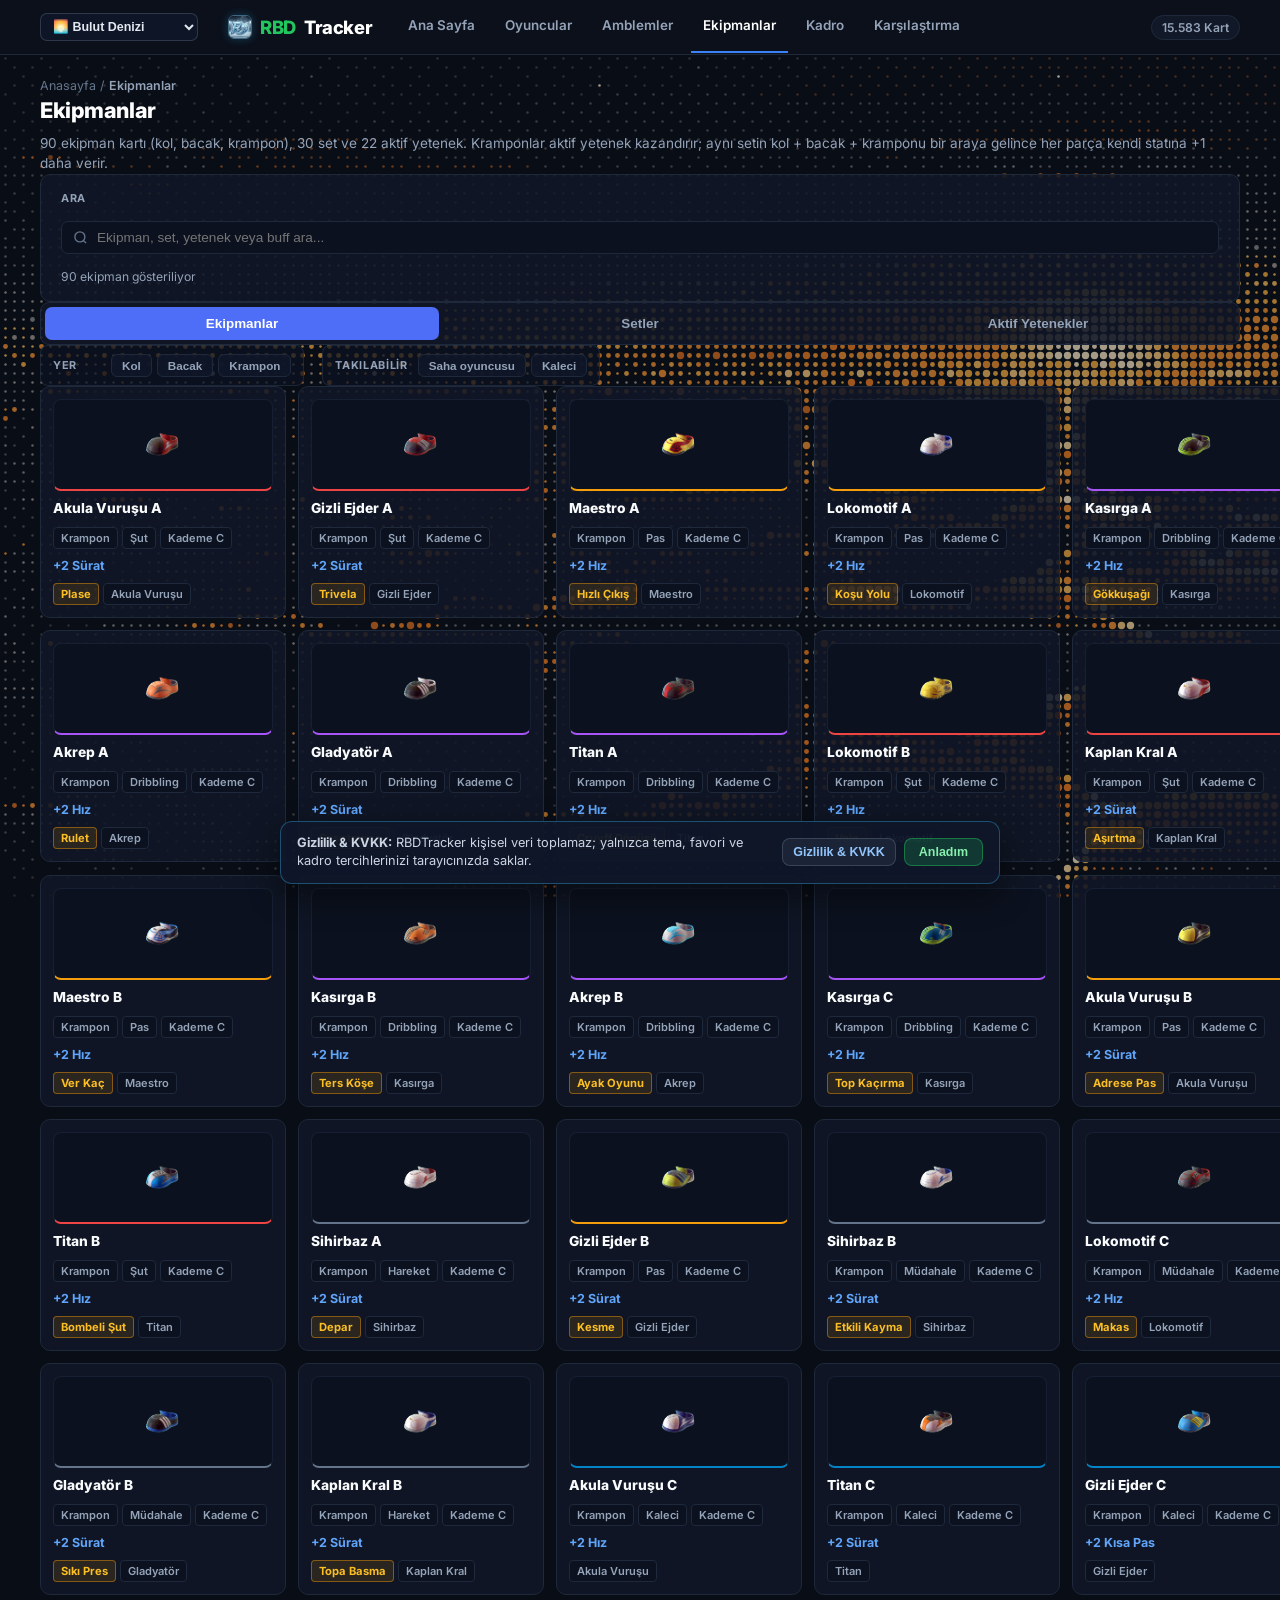
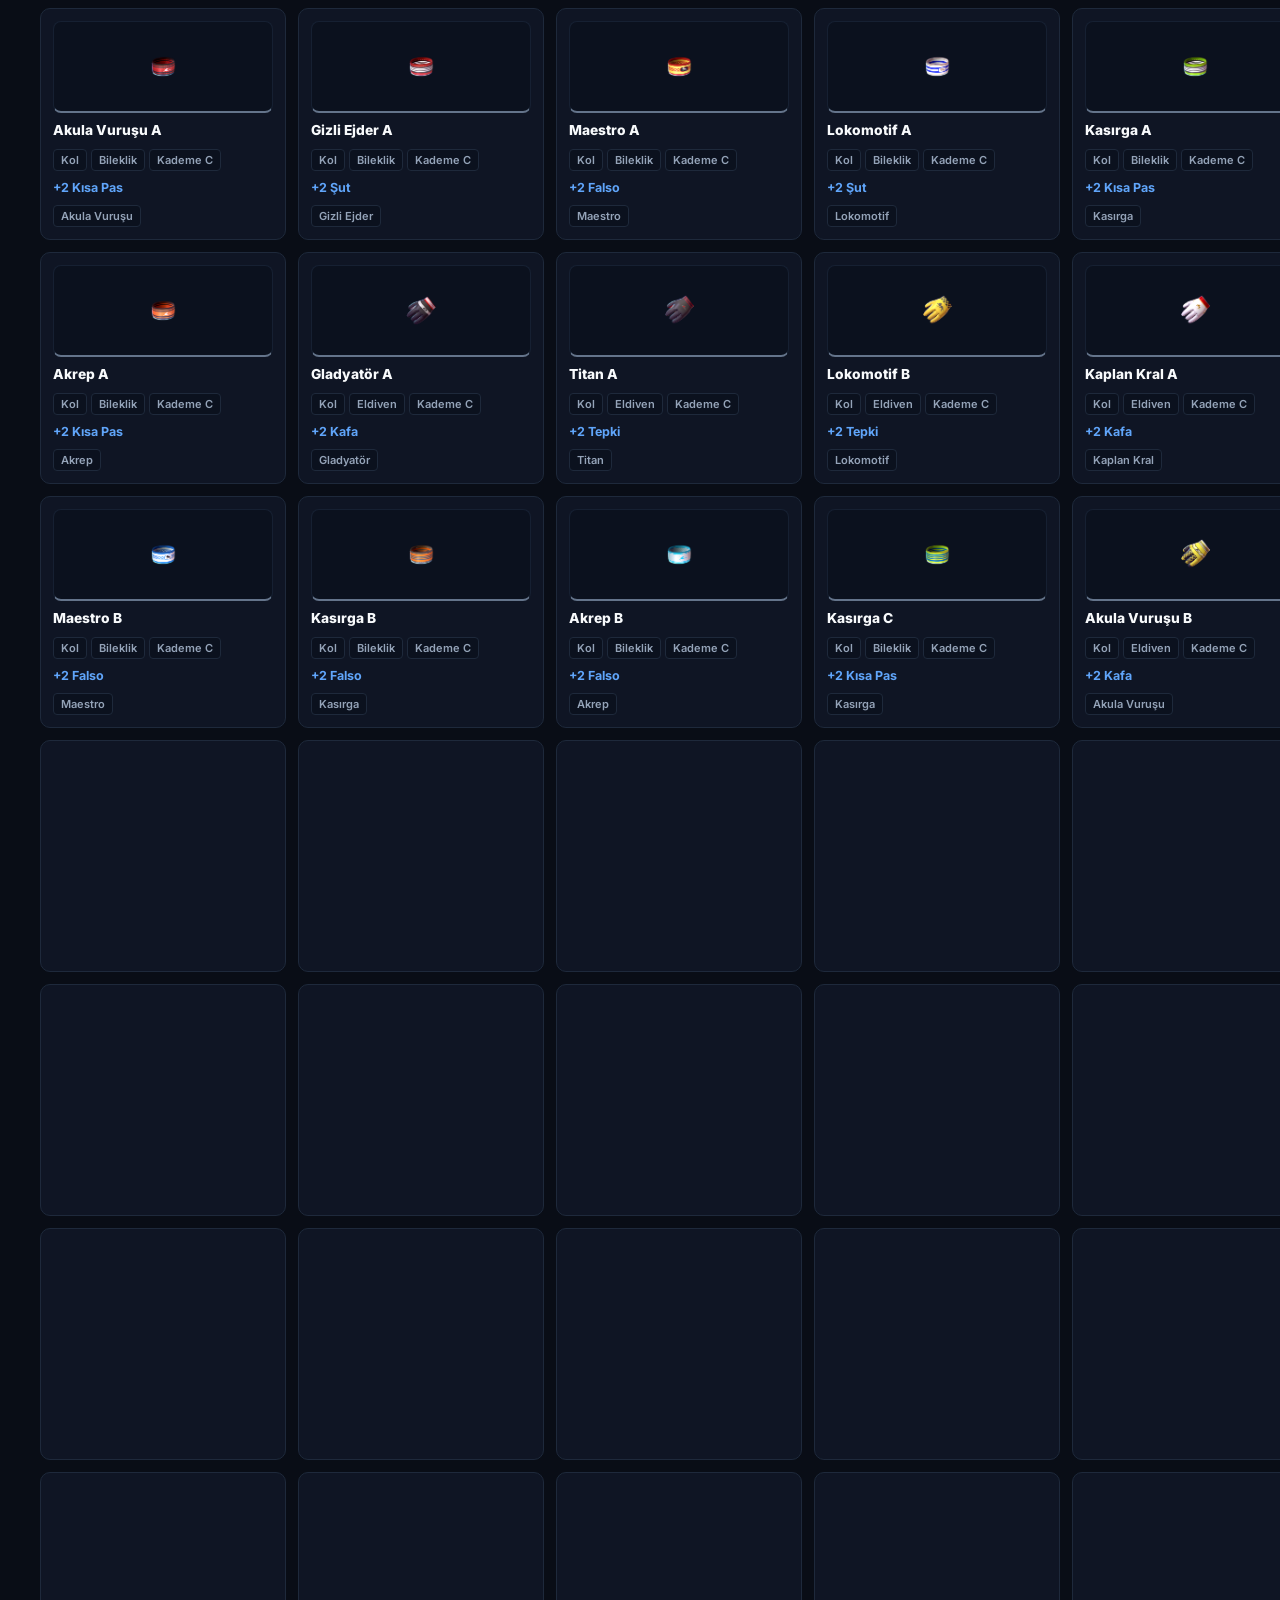
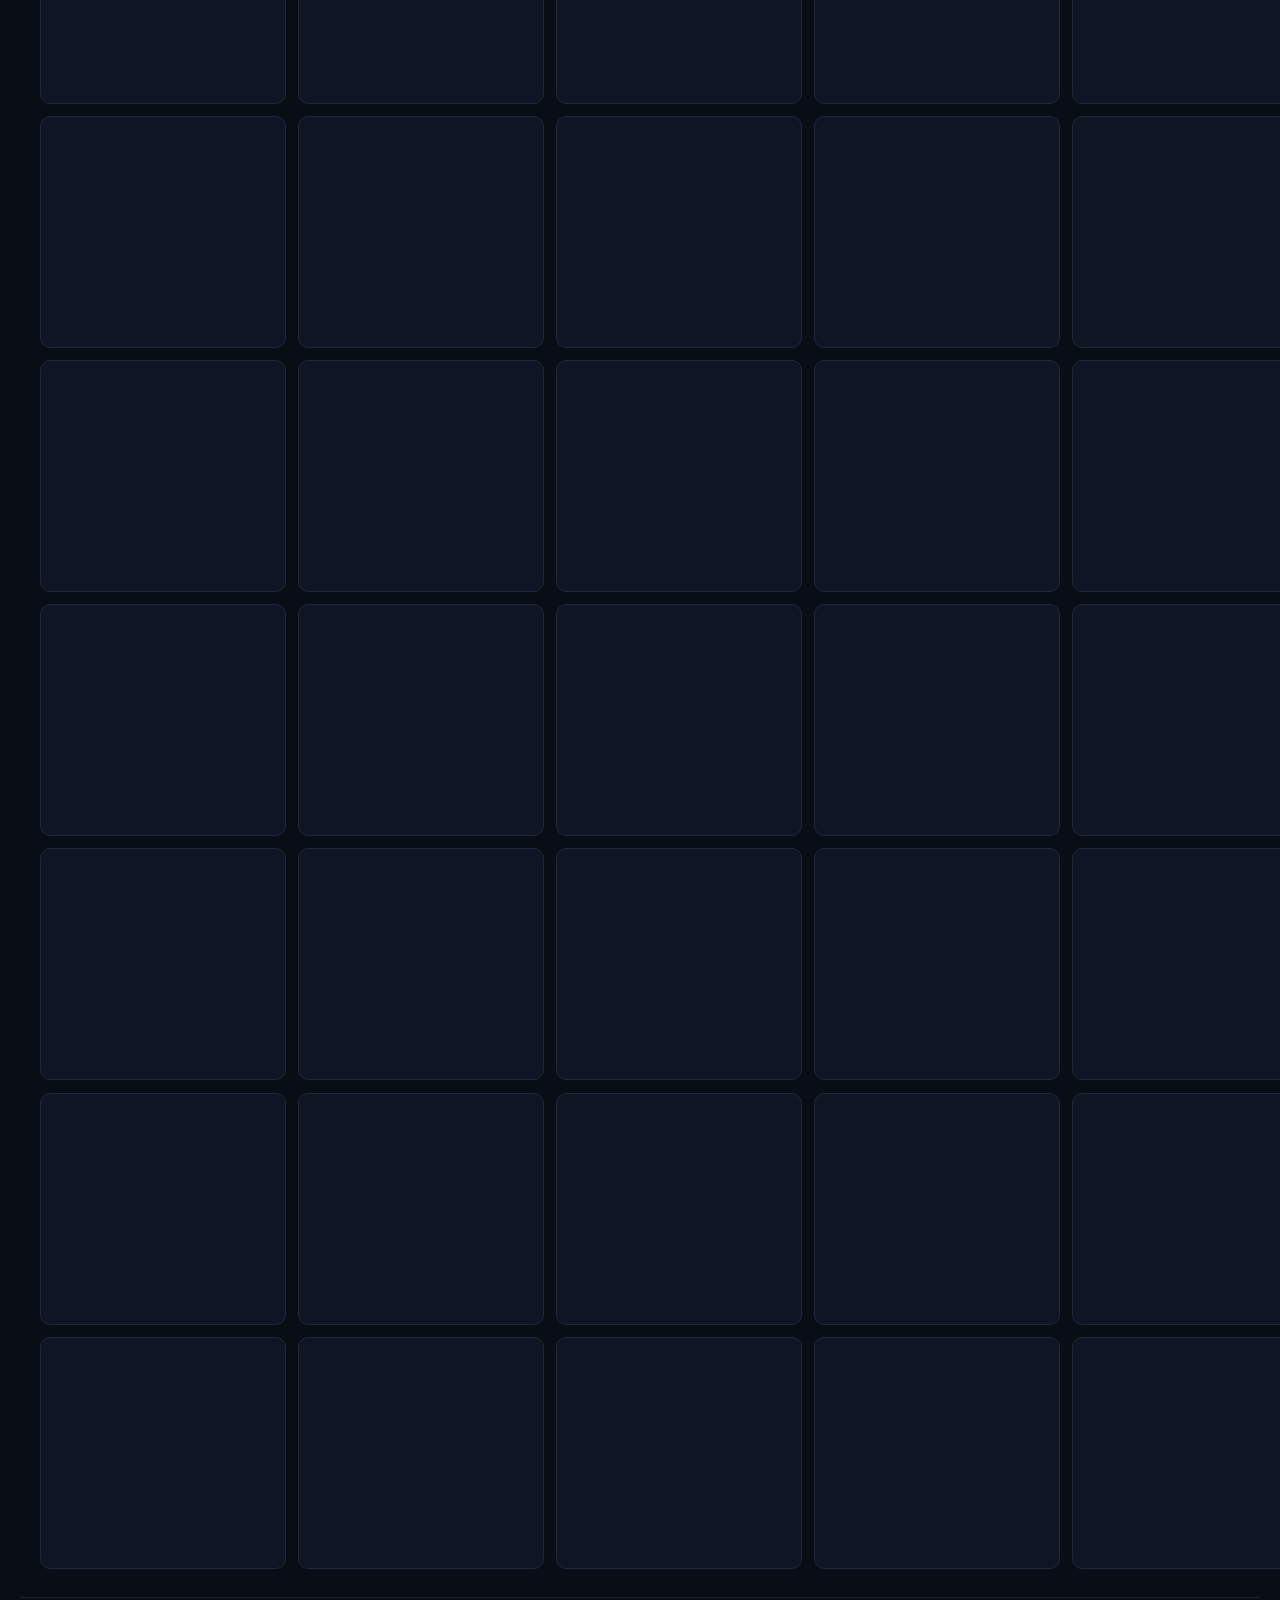
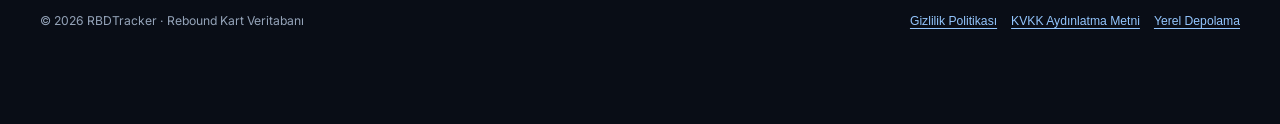
<file: ekipmanlar.html>
<!DOCTYPE html>
<html lang="tr">
<head>
  <meta charset="UTF-8" />
  <meta name="viewport" content="width=device-width, initial-scale=1.0" />
  <title>RBDTracker — Ekipmanlar</title>
  <meta name="description" content="Rebound oyuncu kartları veritabanı ve kadro kurucu: 15.583 kart, istatistikler, takım ruhu amblemleri, ekipman simülatörü ve oyuncu karşılaştırma." />
  <meta name="theme-color" content="#38bdf8" />
  <meta property="og:type" content="website" />
  <meta property="og:site_name" content="RBDTracker" />
  <meta property="og:url" content="https://rbdtracker.com.tr/" />
  <meta property="og:title" content="RBDTracker · Rebound Kart Veritabanı" />
  <meta property="og:description" content="Rebound oyuncu kartları veritabanı ve kadro kurucu: 15.583 kart, istatistikler, takım ruhu amblemleri, ekipman simülatörü ve oyuncu karşılaştırma." />
  <meta property="og:image" content="https://rbdtracker.com.tr/assets/og-banner.png" />
  <meta property="og:image:width" content="1200" />
  <meta property="og:image:height" content="630" />
  <meta name="twitter:card" content="summary_large_image" />
  <meta name="twitter:title" content="RBDTracker · Rebound Kart Veritabanı" />
  <meta name="twitter:description" content="Rebound oyuncu kartları veritabanı ve kadro kurucu: 15.583 kart, istatistikler, takım ruhu amblemleri, ekipman simülatörü ve oyuncu karşılaştırma." />
  <meta name="twitter:image" content="https://rbdtracker.com.tr/assets/og-banner.png" />
  <link rel="icon" type="image/png" href="assets/favicon.png" />
  <link rel="apple-touch-icon" href="assets/favicon.png" />
  <link rel="preconnect" href="https://fonts.googleapis.com">
  <link rel="preconnect" href="https://fonts.gstatic.com" crossorigin>
  <link href="https://fonts.googleapis.com/css2?family=Inter:wght@400;500;600;700;800&display=swap" rel="stylesheet">
  <link rel="stylesheet" href="styles.css" />
</head>
<body data-page="equipments">
  <canvas id="asciiBgCanvas" aria-hidden="true"></canvas>
  <!-- Top Navbar -->
  <header class="navbar">
    <div class="nav-container">
      <div class="nav-left">
        <select id="bgThemeSelect" class="bg-theme-select" title="Arka Plan Teması Seç">
          <option value="cloud-sea">🌅 Bulut Denizi</option>
          <option value="volcano-night">🌋 Yanardağ Gecesi</option>
          <option value="lantern-lake">🏮 Fener Gölü</option>
          <option value="aurora-fjord">🌌 Aurora Fiyort</option>
          <option value="kyoto-dusk">⛩️ Kyoto Akşamı</option>
          <option value="frog">🐸 Kurbağa</option>
          <option value="black-hole">🕳️ Kara Delik</option>
        </select>
        <a href="index.html" class="brand" data-nav="home">
          <img class="brand-logo-img" src="assets/favicon.png" alt="RBD" />
          <span class="brand-rvl">RBD</span><span class="brand-tracker">Tracker</span>
        </a>
        <nav class="nav-links" id="mainNav">
          <a class="nav-link" href="index.html" data-tab="home">Ana Sayfa</a>
          <a class="nav-link" href="oyuncular.html" data-tab="players">Oyuncular</a>
          <a class="nav-link" href="amblemler.html" data-tab="emblems">Amblemler</a>
          <a class="nav-link active" href="ekipmanlar.html" data-tab="equipments">Ekipmanlar</a>
          <a class="nav-link" href="kadro.html" data-tab="squad">Kadro</a>
          <a class="nav-link" href="karsilastirma.html" data-tab="compare">Karşılaştırma</a>
        </nav>
      </div>
      <div class="nav-right">
        <span class="db-badge" id="dbBadge">15.583 Kart</span>
      </div>
    </div>
  </header>

  <main class="main-container">
    <!-- ==================== 0. ANA SAYFA (GİRİŞ) ==================== -->
    <div id="view-home" class="page-view">
      <section class="home-hero">
        <div class="home-logo-wrap">
          <img src="assets/favicon.png" alt="RBDTracker Logo" class="home-hero-logo" width="68" height="68" decoding="async" />
        </div>
        <div class="home-badge">REBOUND VERİTABANI</div>
        <h1 class="home-title"><span>RBD</span>Tracker</h1>
        <p class="home-subtitle">
          1958–2016 sezonlarından 15.583 oyuncu kartını inceleyin, amblem ve ekipman etkilerini hesaplayın, kadronuzu kurup karşılaştırın.
        </p>
        <div class="home-cta-row">
          <a href="oyuncular.html" class="home-cta-primary">⚽ Oyuncular</a>
          <a href="kadro.html" class="home-cta-secondary">🛡️ Kadro Kur</a>
        </div>
      </section>

      <section class="home-theme-banner">
        <div class="home-theme-head">
          <h2>🎨 Arka Plan Teması</h2>
        </div>
        <div class="home-theme-grid" id="homeThemePicker">
          <button type="button" class="home-theme-btn active" data-bg-theme="cloud-sea">
            <span class="ht-emoji">🌅</span>
            <span class="ht-name">Bulut Denizi</span>
          </button>
          <button type="button" class="home-theme-btn" data-bg-theme="volcano-night">
            <span class="ht-emoji">🌋</span>
            <span class="ht-name">Yanardağ Gecesi</span>
          </button>
          <button type="button" class="home-theme-btn" data-bg-theme="lantern-lake">
            <span class="ht-emoji">🏮</span>
            <span class="ht-name">Fener Gölü</span>
          </button>
          <button type="button" class="home-theme-btn" data-bg-theme="aurora-fjord">
            <span class="ht-emoji">🌌</span>
            <span class="ht-name">Aurora Fiyort</span>
          </button>
          <button type="button" class="home-theme-btn" data-bg-theme="kyoto-dusk">
            <span class="ht-emoji">⛩️</span>
            <span class="ht-name">Kyoto Akşamı</span>
          </button>
          <button type="button" class="home-theme-btn" data-bg-theme="frog">
            <span class="ht-emoji">🐸</span>
            <span class="ht-name">Kurbağa</span>
          </button>
          <button type="button" class="home-theme-btn" data-bg-theme="black-hole">
            <span class="ht-emoji">🕳️</span>
            <span class="ht-name">Kara Delik</span>
          </button>
        </div>
      </section>

      <section class="home-nav-grid">
        <a href="oyuncular.html" class="home-nav-card">
          <div class="hnc-icon">🃏</div>
          <div class="hnc-body">
            <h3>Oyuncular</h3>
            <p>15.583 kart arasında arama yapın, 21 alt değere göre filtreleyin, favori listesi oluşturun ve ekipman simülatörüyle maksimum gücü görün.</p>
          </div>
          <span class="hnc-arrow">Sayfaya Git →</span>
        </a>

        <a href="amblemler.html" class="home-nav-card">
          <div class="hnc-icon">🛡️</div>
          <div class="hnc-body">
            <h3>Amblemler</h3>
            <p>Türkiye, Güney/Kuzey Avrupa ve Milli Takımlardan 73 amblemin 1–5★ bonuslarını ve teknik heyet ruhunu inceleyin.</p>
          </div>
          <span class="hnc-arrow">Sayfaya Git →</span>
        </a>

        <a href="ekipmanlar.html" class="home-nav-card">
          <div class="hnc-icon">👟</div>
          <div class="hnc-body">
            <h3>Ekipmanlar</h3>
            <p>90 gerçek Krampon, Bacak ve Kol ekipmanını, 30 set bonusunu ve 22 özel oyun içi beceriyi keşfedin.</p>
          </div>
          <span class="hnc-arrow">Sayfaya Git →</span>
        </a>

        <a href="kadro.html" class="home-nav-card">
          <div class="hnc-icon">⚽</div>
          <div class="hnc-body">
            <h3>Kadro Kurucu</h3>
            <p>16 diziliş, ekipman takma, maliyet limiti, otomatik En İyi 11, yüzen 3D kartlar ve paylaşılabilir kadro linkleri.</p>
          </div>
          <span class="hnc-arrow">Sayfaya Git →</span>
        </a>

        <a href="karsilastirma.html" class="home-nav-card">
          <div class="hnc-icon">📊</div>
          <div class="hnc-body">
            <h3>Karşılaştırma</h3>
            <p>En fazla 4 oyuncuyu radar grafik, kazanan vurgusu, +/- fark tablosu ve amblem etkisiyle yan yana kıyaslayın.</p>
          </div>
          <span class="hnc-arrow">Sayfaya Git →</span>
        </a>
      </section>
    </div>

    <!-- ==================== 1. OYUNCULAR ==================== -->
    <div id="view-players" class="page-view">
      <section class="hero-card">
        <h1 class="hero-title">Rebound Oyuncu Kartları</h1>
        <p class="hero-subtitle">1958–2016 sezonlarından tüm oyuncu kartlarını arayın, filtreleyin ve karşılaştırın.</p>
      </section>

      <section class="filter-panel">
        <div class="filter-top-row">
          <div class="search-box">
            <svg class="search-icon" width="15" height="15" viewBox="0 0 24 24" fill="none" stroke="currentColor" stroke-width="2.2">
              <circle cx="11" cy="11" r="8"></circle>
              <line x1="21" y1="21" x2="16.65" y2="16.65"></line>
            </svg>
            <input type="text" id="searchInput" placeholder="Oyuncu ara..." autocomplete="off" />
            <button id="clearSearchBtn" class="clear-input-btn hidden" title="Aramayı Temizle">✕</button>
          </div>

          <select id="teamSelect" class="filter-select">
            <option value="">Tüm Takımlar</option>
          </select>

          <select id="yearSelect" class="filter-select">
            <option value="">Tüm Yıllar</option>
          </select>

          <select id="sortSelect" class="filter-select">
            <option value="pwr_desc">Sırala: PWR (Yüksek)</option>
            <option value="pwr_asc">Sırala: PWR (Düşük)</option>
            <option value="ofa_desc">Sırala: OFA (Yüksek)</option>
            <option value="def_desc">Sırala: DEF (Yüksek)</option>
            <option value="guc_desc">Sırala: GÜÇ (Yüksek)</option>
            <option value="hiz_desc">Sırala: HIZ (Yüksek)</option>
            <option value="tek_desc">Sırala: TEK (Yüksek)</option>
            <option value="zhn_desc">Sırala: ZHN (Yüksek)</option>
            <option value="total_desc">Sırala: Toplam Stat</option>
            <option value="year_desc">Sırala: Yıl (Yeni)</option>
            <option value="name_asc">Sırala: İsim (A–Z)</option>
          </select>

          <button id="favOnlyBtn" class="btn-outline fav-filter-btn" title="Sadece Favori Oyuncular">
            ★ Favoriler (<span id="favCount">0</span>)
          </button>

          <button id="advFilterBtn" class="btn-outline">
            <svg width="14" height="14" viewBox="0 0 24 24" fill="none" stroke="currentColor" stroke-width="2.2"><line x1="4" y1="21" x2="4" y2="14"/><line x1="4" y1="10" x2="4" y2="3"/><line x1="12" y1="21" x2="12" y2="12"/><line x1="12" y1="8" x2="12" y2="3"/><line x1="20" y1="21" x2="20" y2="16"/><line x1="20" y1="12" x2="20" y2="3"/><line x1="1" y1="14" x2="7" y2="14"/><line x1="9" y1="8" x2="15" y2="8"/><line x1="17" y1="16" x2="23" y2="16"/></svg>
            Detaylı Filtre
          </button>
        </div>

        <div id="advFilterPanel" class="adv-filter-panel hidden">
          <div class="adv-grid">
            <div class="adv-item"><label>Min OFA</label><input type="number" id="minOfa" min="1" max="150" placeholder="0" /></div>
            <div class="adv-item"><label>Min DEF</label><input type="number" id="minDef" min="1" max="150" placeholder="0" /></div>
            <div class="adv-item"><label>Min GÜÇ</label><input type="number" id="minGuc" min="1" max="150" placeholder="0" /></div>
            <div class="adv-item"><label>Min HIZ</label><input type="number" id="minHiz" min="1" max="150" placeholder="0" /></div>
            <div class="adv-item"><label>Min TEK</label><input type="number" id="minTek" min="1" max="150" placeholder="0" /></div>
            <div class="adv-item"><label>Min ZHN</label><input type="number" id="minZhn" min="1" max="150" placeholder="0" /></div>
            <div class="adv-item">
              <label>Hava Durumu</label>
              <select id="weatherSelect" class="filter-select">
                <option value="">Tümü</option>
                <option value="Sunny">☀️ Güneşli</option>
                <option value="Rainy">🌧️ Yağmurlu</option>
                <option value="Snow">❄️ Karlı</option>
                <option value="Cloudy">☁️ Bulutlu</option>
                <option value="None">➖ Yok</option>
              </select>
            </div>
            <div class="adv-item adv-actions">
              <button id="resetAllBtn" class="btn-reset">Filtreleri Sıfırla</button>
            </div>
          </div>
          <div class="adv-sub-section">
            <div class="adv-sub-title">Min Alt Değerler <small>(0 veya boş = filtresiz)</small></div>
            <div id="advSubGrid" class="adv-sub-grid"></div>
          </div>
        </div>

        <div class="filter-pills-row">
          <div class="pill-section pill-section-role">
            <span class="pill-label">MEVKİ</span>
            <div class="pill-group" id="rolePills">
              <button class="pill pill-fw" data-role="GF">GF</button>
              <button class="pill pill-fw" data-role="FRV">FRV</button>
              <button class="pill pill-fw" data-role="K FT">K FT</button>
              <button class="pill pill-mf" data-role="OOS">OOS</button>
              <button class="pill pill-mf" data-role="KNT">KNT</button>
              <button class="pill pill-mf" data-role="OS">OS</button>
              <button class="pill pill-mf" data-role="LBR">LBR</button>
              <button class="pill pill-df" data-role="K DF">K DF</button>
              <button class="pill pill-df" data-role="BEK">BEK</button>
              <button class="pill pill-df" data-role="DF">DF</button>
              <button class="pill pill-df" data-role="LİB">LİB</button>
              <button class="pill pill-gk" data-role="KL">KL</button>
            </div>
          </div>

          <div class="filter-sub-grid">
            <div class="pill-section pill-section-grade">
              <span class="pill-label">KART ENDERLİĞİ</span>
              <div class="pill-group" id="gradePills">
                <button class="pill pill-gold" data-grade="Gold">Efsane</button>
                <button class="pill pill-master" data-grade="Master">Süper</button>
                <button class="pill pill-elite" data-grade="Elite">Uzman</button>
                <button class="pill pill-rare" data-grade="Rare">Ender</button>
                <button class="pill pill-special" data-grade="Special">Özel</button>
                <button class="pill pill-normal" data-grade="Normal">Normal</button>
              </div>
            </div>

            <div class="pill-section pill-section-region">
              <span class="pill-label">BÖLGE</span>
              <div class="pill-group" id="regionPills">
                <button class="pill pill-region" data-region="Güney Avrupa">Güney Avrupa</button>
                <button class="pill pill-region" data-region="Kuzey Avrupa">Kuzey Avrupa</button>
                <button class="pill pill-region" data-region="Türkiye">Türkiye</button>
                <button class="pill pill-region" data-region="Milli Takımlar">Milli Takımlar</button>
              </div>
            </div>
          </div>
        </div>

        <div class="filter-bottom-row">
          <div class="spirit-level-wrap">
            <button id="teamSpiritBtn" class="btn-spirit">
              <svg width="14" height="14" viewBox="0 0 24 24" fill="none" stroke="currentColor" stroke-width="2.2"><path d="M12 22s8-4 8-10V5l-8-3-8 3v7c0 6 8 10 8 10z"/></svg>
              Amblem
              <span id="spiritActiveBadge" class="spirit-badge hidden"></span>
            </button>
          </div>

          <div class="bottom-right-controls">
            <div class="results-counter">
              <span id="resultCountText">15.583 oyuncu bulundu</span>
            </div>
            <div class="level-control">
              <span class="level-label">LEVEL</span>
              <input type="range" id="levelSlider" min="0" max="25" value="0" />
              <span class="level-badge" id="levelValue">0</span>
            </div>
          </div>
        </div>
      </section>

      <section class="table-card">
        <div class="table-responsive">
          <table class="players-table">
            <thead>
              <tr>
                <th class="col-pos">MEVKİ</th>
                <th class="col-name">OYUNCU</th>
                <th class="col-team">TAKIM</th>
                <th class="col-year">YIL</th>
                <th class="col-grade">SEVİYE</th>
                <th class="col-stat" data-sort="ofa">OFA</th>
                <th class="col-stat" data-sort="def">DEF</th>
                <th class="col-stat" data-sort="guc">GÜÇ</th>
                <th class="col-stat" data-sort="hiz">HIZ</th>
                <th class="col-stat" data-sort="tek">TEK</th>
                <th class="col-stat" data-sort="zhn">ZHN</th>
                <th class="col-pwr" data-sort="pwr">PWR <span class="sort-arrow">▼</span></th>
                <th class="col-cmp">KRŞ</th>
              </tr>
            </thead>
            <tbody id="playersTableBody">
              <tr><td colspan="13" class="loading-cell">Veriler yükleniyor...</td></tr>
            </tbody>
          </table>
        </div>

        <div class="pagination-bar">
          <div class="page-info" id="pageInfo">Sayfa 1 / 1</div>
          <div class="page-buttons" id="pageButtons"></div>
        </div>
      </section>
    </div>

    <!-- ==================== 2. AMBLEMLER ==================== -->
    <div id="view-emblems" class="page-view hidden">
      <div class="breadcrumb">Anasayfa / <span>Amblemler</span></div>
      <section class="page-head">
        <h1 class="hero-title">Amblemler</h1>
        <p class="hero-subtitle">Her takım tek kartta listelenir; kart içindeki anahtarla yıllı ve tüm yıllar amblemi arasında geçiş yapılır. Yıldızlara tıklayarak seviye bonuslarını inceleyin.</p>
      </section>

      <section class="filter-panel">
        <div class="emb-filter-block">
          <label class="pill-label">AMBLEM ARA</label>
          <div class="search-box">
            <svg class="search-icon" width="15" height="15" viewBox="0 0 24 24" fill="none" stroke="currentColor" stroke-width="2.2">
              <circle cx="11" cy="11" r="8"></circle><line x1="21" y1="21" x2="16.65" y2="16.65"></line>
            </svg>
            <input type="text" id="embSearchInput" placeholder="Takım ara..." autocomplete="off" />
          </div>
        </div>
        <div class="pill-section">
          <span class="pill-label">BÖLGE</span>
          <div class="pill-group" id="embRegionPills">
            <button class="pill pill-dot-tr" data-emb-region="Türkiye"><span class="dot dot-red"></span>Türkiye</button>
            <button class="pill pill-dot-sa" data-emb-region="Güney Avrupa"><span class="dot dot-blue"></span>Güney Avrupa</button>
            <button class="pill pill-dot-ka" data-emb-region="Kuzey Avrupa"><span class="dot dot-amber"></span>Kuzey Avrupa</button>
            <button class="pill pill-dot-mt" data-emb-region="Milli Takımlar"><span class="dot dot-green"></span>Milli Takımlar</button>
          </div>
        </div>
        <div class="pill-section">
          <span class="pill-label">ENDERLİK</span>
          <div class="pill-group" id="embStarPills">
            <button class="pill emb-star-pill" data-emb-stars="1">★☆☆☆☆</button>
            <button class="pill emb-star-pill" data-emb-stars="2">★★☆☆☆</button>
            <button class="pill emb-star-pill" data-emb-stars="3">★★★☆☆</button>
            <button class="pill emb-star-pill" data-emb-stars="4">★★★★☆</button>
            <button class="pill emb-star-pill active" data-emb-stars="5">★★★★★</button>
          </div>
        </div>
      </section>

      <div id="emblemsGridWrap"></div>
    </div>

    <!-- ==================== 3. EKİPMANLAR ==================== -->
    <div id="view-equipments" class="page-view hidden">
      <div class="breadcrumb">Anasayfa / <span>Ekipmanlar</span></div>
      <section class="page-head">
        <h1 class="hero-title">Ekipmanlar</h1>
        <p class="hero-subtitle">90 ekipman kartı (kol, bacak, krampon), 30 set ve 22 aktif yetenek. Kramponlar aktif yetenek kazandırır; aynı setin kol + bacak + kramponu bir araya gelince her parça kendi statına +1 daha verir.</p>
      </section>

      <section class="filter-panel">
        <label class="pill-label">ARA</label>
        <div class="search-box">
          <svg class="search-icon" width="15" height="15" viewBox="0 0 24 24" fill="none" stroke="currentColor" stroke-width="2.2">
            <circle cx="11" cy="11" r="8"></circle><line x1="21" y1="21" x2="16.65" y2="16.65"></line>
          </svg>
          <input type="text" id="eqSearchInput" placeholder="Ekipman, set, yetenek veya buff ara..." autocomplete="off" />
        </div>
        <span class="eq-count-label" id="eqCountLabel">90 ekipman gösteriliyor</span>
      </section>

      <div class="eq-subtabs" id="eqSubtabs">
        <button class="eq-subtab active" data-eqtab="items">Ekipmanlar</button>
        <button class="eq-subtab" data-eqtab="sets">Setler</button>
        <button class="eq-subtab" data-eqtab="skills">Aktif Yetenekler</button>
      </div>

      <div id="eqSubFilters" class="eq-subfilters">
        <div class="pill-section">
          <span class="pill-label">YER</span>
          <div class="pill-group" id="eqSlotPills">
            <button class="pill" data-eq-slot="Kol">Kol</button>
            <button class="pill" data-eq-slot="Bacak">Bacak</button>
            <button class="pill" data-eq-slot="Krampon">Krampon</button>
          </div>
        </div>
        <div class="pill-section">
          <span class="pill-label">TAKILABİLİR</span>
          <div class="pill-group" id="eqTargetPills">
            <button class="pill" data-eq-target="Saha oyuncusu">Saha oyuncusu</button>
            <button class="pill" data-eq-target="Kaleci">Kaleci</button>
          </div>
        </div>
      </div>

      <div id="equipmentsContent" class="eq-grid"></div>
    </div>

    <!-- ==================== 4. KADRO KURUCU ==================== -->
    <div id="view-squad" class="page-view hidden">
      <div class="breadcrumb">Anasayfa / <span>Kadro</span></div>
      <section class="page-head">
        <h1 class="hero-title">Kadro Kurucu</h1>
        <p class="hero-subtitle">Soldan dizilişi ve amblemi seç, havuzdaki oyunculara tıklayarak veya sürükleyerek sahaya yerleştir; uygun mevkiler parlar, maliyeti ve takım ruhunu takip et.</p>
      </section>

      <div class="squad-layout">
        <!-- Sol Ayar Paneli -->
        <aside class="squad-left">
          <div class="squad-box">
            <div class="squad-box-title">Amblem</div>
            <button id="sqEmblemBtn" class="sq-emblem-pick">
              <span id="sqEmblemText">+ Amblem Seç</span>
            </button>
            <p class="sq-emblem-hint" id="sqEmblemHint">Amblem seçilmedi, + ile amblem seç.</p>
          </div>

          <div class="squad-box">
            <div class="sq-field">
              <label>DİZİLİŞ</label>
              <select id="sqFormation" class="filter-select">
                <option value="4-4-2 A">4-4-2 A</option>
                <option value="4-4-2 B">4-4-2 B</option>
                <option value="4-1-2-1-2">4-1-2-1-2 (Baklava)</option>
                <option value="4-3-3">4-3-3</option>
                <option value="4-3-3 Ofansif">4-3-3 (Ofansif)</option>
                <option value="4-2-3-1">4-2-3-1</option>
                <option value="4-3-2-1">4-3-2-1 (Noel Ağacı)</option>
                <option value="4-3-1-2">4-3-1-2</option>
                <option value="4-5-1">4-5-1</option>
                <option value="4-1-4-1">4-1-4-1</option>
                <option value="3-5-2">3-5-2</option>
                <option value="3-4-3">3-4-3</option>
                <option value="3-4-1-2">3-4-1-2</option>
                <option value="5-3-2">5-3-2</option>
                <option value="5-4-1">5-4-1</option>
                <option value="5-2-3">5-2-3</option>
              </select>
            </div>
            <div class="sq-field">
              <div class="sq-slider-head"><span>DİKEY</span><strong id="sqVertLabel">Temel</strong></div>
              <input type="range" id="sqVertSlider" min="-2" max="2" value="0" />
            </div>
            <div class="sq-field">
              <div class="sq-slider-head"><span>YATAY</span><strong id="sqHorizLabel">Temel</strong></div>
              <input type="range" id="sqHorizSlider" min="-2" max="2" value="0" />
            </div>
          </div>

          <div class="squad-box">
            <div class="sq-stat-line">
              <span>MALİYET</span>
              <div class="sq-cost-wrap">
                <strong id="sqTotalCost" class="sq-big-num">0</strong>
                <span class="sq-cost-sep">/</span>
                <input type="number" id="sqMaxCost" class="sq-max-cost-input" min="0" max="999" placeholder="∞" title="Maksimum Maliyet Limiti (0 = Limitsiz)" />
              </div>
            </div>
            <div class="sq-stat-line"><span>ORT. PWR</span><strong id="sqAvgPwr" class="sq-big-num sq-amber">0</strong></div>
            <div class="sq-stat-line"><span>TOPLAM PWR</span><strong id="sqTotalPwr" class="sq-big-num">0</strong></div>
            <div class="sq-stat-line"><span>KADRO</span><strong id="sqFilledCount">0 / 11</strong></div>
            <div id="sqAvgStats" class="sq-avg-stats"></div>
            <div id="sqWeatherSummary" class="sq-weather-summary"></div>
            <div class="sq-actions">
              <button id="sqAutoFillBtn" class="btn-spirit" title="Seçili diziliş ve ambleme göre en iyi 11'i kur">⚡ En İyi 11</button>
              <button id="sqClearBtn" class="btn-reset">Temizle</button>
            </div>
            <div class="sq-actions" style="margin-top:6px;">
              <button id="sqShareBtn" class="btn-compare-go">Paylaş / Link</button>
              <button id="sqImportBtn" class="btn-outline" title="Paylaşılan kadro kodunu veya JSON'ı yükle">Kod Yükle</button>
            </div>
          </div>

          <!-- Seçili Slot Ekipmanı -->
          <div id="sqSlotEquipBox" class="squad-box hidden">
            <div class="squad-box-head">
              <span class="squad-box-title" id="sqSlotEquipTitle">Slot Ekipmanı</span>
              <button id="sqRemoveSlotBtn" class="btn-slot-remove" title="Oyuncuyu Slottan Çıkar">Çıkar</button>
            </div>
            <div class="sq-equip-selects">
              <div class="sq-field">
                <label>KRAMPON</label>
                <select id="sqEquipCle" class="filter-select"></select>
              </div>
              <div class="sq-field">
                <label>BACAK</label>
                <select id="sqEquipLeg" class="filter-select"></select>
              </div>
              <div class="sq-field">
                <label>KOL</label>
                <select id="sqEquipArm" class="filter-select"></select>
              </div>
            </div>
            <div id="sqEquipSetBadge" class="sq-equip-set-badge hidden"></div>
          </div>

          <!-- Kayıtlı Kadrolar -->
          <div class="squad-box">
            <div class="squad-box-title" style="margin-bottom:8px;">Kayıtlı Kadrolar</div>
            <div class="sq-save-row">
              <input type="text" id="sqSaveName" class="sq-search-input" placeholder="Kadro adı..." autocomplete="off" />
              <button id="sqSaveBtn" class="btn-compare-go">Kaydet</button>
            </div>
            <div class="sq-load-row">
              <select id="sqSavedSelect" class="filter-select">
                <option value="">Kayıtlı kadro yok</option>
              </select>
              <button id="sqLoadBtn" class="btn-outline" title="Seçili kadroyu yükle">Yükle</button>
              <button id="sqDelSavedBtn" class="btn-reset" title="Seçili kaydı sil">Sil</button>
            </div>
          </div>
        </aside>

        <!-- Orta Saha -->
        <section class="squad-pitch-wrap">
          <div class="squad-pitch" id="sqPitch">
            <div class="pitch-markings">
              <div class="pitch-half-line"></div>
              <div class="pitch-center-circle"></div>
              <div class="pitch-box-top"></div>
              <div class="pitch-box-bottom"></div>
            </div>
            <div id="sqSlotsLayer" class="sq-slots-layer"></div>
          </div>
        </section>

        <!-- Sağ Oyuncu Havuzu -->
        <aside class="squad-pool">
          <div class="squad-box-title">Oyuncu Havuzu</div>
          <input type="text" id="sqSearch" class="sq-search-input" placeholder="Oyuncu ara..." autocomplete="off" />

          <div class="sq-pool-toggles">
            <button id="sqAllTeamsBtn" class="pill active">Tüm Takımlar</button>
            <button id="sqEmblemOnlyBtn" class="pill">Seçili Amblem</button>
          </div>

          <div class="pill-group" id="sqRolePills">
            <button class="pill pill-gk" data-sq-role="KL">KL</button>
            <button class="pill pill-df" data-sq-role="LİB">LİB</button>
            <button class="pill pill-df" data-sq-role="DF">DF</button>
            <button class="pill pill-df" data-sq-role="BEK">BEK</button>
            <button class="pill pill-df" data-sq-role="K DF">K DF</button>
            <button class="pill pill-mf" data-sq-role="LBR">LBR</button>
            <button class="pill pill-mf" data-sq-role="OS">OS</button>
            <button class="pill pill-mf" data-sq-role="KNT">KNT</button>
            <button class="pill pill-mf" data-sq-role="OOS">OOS</button>
            <button class="pill pill-fw" data-sq-role="K FT">K FT</button>
            <button class="pill pill-fw" data-sq-role="FRV">FRV</button>
            <button class="pill pill-fw" data-sq-role="GF">GF</button>
          </div>

          <div class="sq-pool-selects">
            <div>
              <label>ENDERLİK</label>
              <select id="sqGrade" class="filter-select">
                <option value="">Tümü</option>
                <option value="Gold">Efsane</option>
                <option value="Master">Süper</option>
                <option value="Elite">Uzman</option>
                <option value="Rare">Ender</option>
                <option value="Special">Özel</option>
                <option value="Normal">Normal</option>
              </select>
            </div>
            <div>
              <label>YIL</label>
              <select id="sqYear" class="filter-select">
                <option value="">Tümü</option>
              </select>
            </div>
          </div>

          <div class="sq-pool-level">
            <span class="level-label">SEVİYE</span>
            <input type="range" id="sqLevelSlider" min="0" max="25" value="0" />
            <span class="level-badge" id="sqLevelVal">0</span>
          </div>

          <div id="sqPoolGrid" class="sq-pool-grid"></div>
        </aside>
      </div>
    </div>

    <!-- ==================== 5. KARŞILAŞTIRMA SAYFASI ==================== -->
    <div id="view-compare" class="page-view hidden">
      <div class="breadcrumb">Anasayfa / <span>Karşılaştırma</span></div>
      <section class="page-head compare-page-head">
        <div>
          <h1 class="hero-title">Oyuncu Karşılaştırma</h1>
          <p class="hero-subtitle">En fazla 4 oyuncuyu yan yana oyun içi kart formatında karşılaştırın. Seviye (0–25) ve Amblem etkilerini anında görebilirsiniz.</p>
        </div>
        <div class="compare-page-controls">
          <button id="cmpEmblemBtn" class="btn-spirit" title="Karşılaştırmaya Amblem Etkisi Ekle">
            <svg width="14" height="14" viewBox="0 0 24 24" fill="none" stroke="currentColor" stroke-width="2.2"><path d="M12 22s8-4 8-10V5l-8-3-8 3v7c0 6 8 10 8 10z"/></svg>
            <span id="cmpEmblemBtnText">Amblem Seç</span>
          </button>
          <div class="level-control">
            <span class="level-label">LEVEL</span>
            <input type="range" id="cmpLevelSlider" min="0" max="25" value="0" />
            <span class="level-badge" id="cmpLevelValue">0</span>
          </div>
          <button id="cmpClearAllBtn" class="btn-reset">Tümünü Temizle</button>
        </div>
      </section>

      <div class="compare-picker-row">
        <div class="search-box">
          <svg class="search-icon" width="15" height="15" viewBox="0 0 24 24" fill="none" stroke="currentColor" stroke-width="2.2">
            <circle cx="11" cy="11" r="8"></circle><line x1="21" y1="21" x2="16.65" y2="16.65"></line>
          </svg>
          <input type="text" id="cmpSearchInput" placeholder="Karşılaştırmaya oyuncu eklemek için ara (örn: Dzeko, Osimhen, Rooney)..." autocomplete="off" />
        </div>
        <div id="cmpSearchResults" class="cmp-search-dropdown hidden"></div>
      </div>

      <div id="compareRadarWrap" class="compare-radar-wrap hidden"></div>
      <div id="compareCardsGrid" class="compare-cards-grid"></div>
      <div id="compareSummaryTable" class="compare-summary-table hidden"></div>
    </div>
  </main>

  <footer class="site-footer">
    <span>© 2026 RBDTracker · Rebound Kart Veritabanı</span>
    <div class="site-footer-links">
      <button type="button" class="footer-legal-btn" data-legal-open="privacy">Gizlilik Politikası</button>
      <button type="button" class="footer-legal-btn" data-legal-open="kvkk">KVKK Aydınlatma Metni</button>
      <button type="button" class="footer-legal-btn" data-legal-open="storage">Yerel Depolama</button>
    </div>
  </footer>

  <!-- Floating Comparison Drawer -->
  <div id="compareBar" class="compare-bar hidden">
    <div class="compare-bar-inner">
      <div class="compare-slots" id="compareSlots"></div>
      <div class="compare-actions">
        <button id="openCompareModalBtn" class="btn-compare-go">Karşılaştır (<span id="compareCount">0</span>)</button>
        <button id="clearCompareBtn" class="btn-compare-clear">Temizle</button>
      </div>
    </div>
  </div>

  <!-- Comparison Modal (Cards View) -->
  <div id="compareModal" class="modal-backdrop hidden">
    <div class="modal-box modal-xl">
      <div class="modal-header">
        <h3>Oyuncu Karşılaştırma</h3>
        <button id="closeCompareModal" class="modal-close">✕</button>
      </div>
      <div class="modal-body" id="compareModalBody"></div>
    </div>
  </div>

  <!-- Amblem Seç Modal -->
  <div id="spiritModal" class="modal-backdrop hidden">
    <div class="modal-box">
      <div class="modal-header">
        <h3>🛡️ Amblem Seç</h3>
        <button id="closeSpiritModal" class="modal-close">✕</button>
      </div>
      <div class="modal-body">
        <p class="modal-desc">Amblemin bölgesini, takımını, yılını ve yıldız sayısını seçin. Amblem efektleri oyuncu kartlarının alt statlarına uygulanır.</p>
        <div class="spirit-grid">
          <div class="spirit-item">
            <label>Bölge</label>
            <select id="emblemLeague" class="filter-select">
              <option value="Güney Avrupa">Güney Avrupa</option>
              <option value="Kuzey Avrupa">Kuzey Avrupa</option>
              <option value="Türkiye">Türkiye</option>
              <option value="Milli Takımlar">Milli Takımlar</option>
            </select>
          </div>
          <div class="spirit-item">
            <label>Takım</label>
            <select id="emblemTeam" class="filter-select hidden"></select>
            <div class="custom-team-select" id="emblemTeamPicker">
              <button type="button" id="emblemTeamTrigger" class="custom-team-trigger">
                <span id="emblemTeamTriggerContent" class="custom-team-trigger-content">Takım seç...</span>
                <span class="custom-team-arrow">▾</span>
              </button>
              <div id="emblemTeamMenu" class="custom-team-menu hidden"></div>
            </div>
          </div>
          <div class="spirit-item">
            <label>Yıl</label>
            <select id="emblemYear" class="filter-select"></select>
          </div>
          <div class="spirit-item">
            <label>Yıldız</label>
            <select id="emblemStars" class="filter-select"></select>
          </div>
        </div>
        <div id="emblemPreview" class="emblem-preview"></div>
        <div class="modal-footer">
          <button id="resetSpiritBtn" class="btn-reset">Amblemi Kaldır</button>
          <button id="applySpiritBtn" class="btn-compare-go">Uygula</button>
        </div>
      </div>
    </div>
  </div>

  <!-- Gizlilik & KVKK Modal -->
  <div id="legalModal" class="modal-backdrop hidden" role="dialog" aria-modal="true" aria-labelledby="legalModalTitle">
    <div class="modal-box">
      <div class="modal-header">
        <h3 id="legalModalTitle">⚖️ Gizlilik Politikası ve KVKK</h3>
        <button id="closeLegalModal" class="modal-close" aria-label="Kapat">✕</button>
      </div>
      <div class="modal-body">
        <div class="legal-tabs" role="tablist">
          <button type="button" class="legal-tab-btn active" data-legal-tab="privacy" role="tab" aria-selected="true">Gizlilik Politikası</button>
          <button type="button" class="legal-tab-btn" data-legal-tab="kvkk" role="tab" aria-selected="false">KVKK Aydınlatma Metni</button>
          <button type="button" class="legal-tab-btn" data-legal-tab="storage" role="tab" aria-selected="false">Çerez &amp; Yerel Depolama</button>
        </div>

        <div class="legal-tab-panel" data-legal-panel="privacy">
          <h4>1. Genel Bilgilendirme</h4>
          <p>RBDTracker (<code>rbdtracker.com.tr</code>), Rebound oyuncu kartları veritabanı, amblem/ekipman simülatörü ve kadro kurucu araçlarını ücretsiz olarak sunan bağımsız bir topluluk platformudur.</p>
          <h4>2. Toplanmayan Veriler</h4>
          <p>Platformumuzda üyelik, giriş sistemi veya form aracılığıyla ad, soyad, e-posta adresi, telefon numarası ya da kimlik belirleyici hiçbir kişisel veri talep edilmez ve sunucularımızda saklanmaz.</p>
          <h4>3. Üçüncü Taraf Kaynaklar</h4>
          <p>Yazı tiplerinin düzgün görüntülenmesi amacıyla Google Fonts (<code>fonts.googleapis.com</code> / <code>fonts.gstatic.com</code>) üzerinden yalnızca stil ve font dosyaları yüklenebilir. Bu istekler sırasında IP adresiniz teknik zorunluluk gereği ilgili CDN sağlayıcısı tarafından işlenebilir.</p>
          <h4>4. Değişiklikler</h4>
          <p>Bu gizlilik politikası gerektiğinde güncellenebilir ve güncel sürüm her zaman bu pencere üzerinden yayınlanır.</p>
        </div>

        <div class="legal-tab-panel hidden" data-legal-panel="kvkk">
          <h4>6698 Sayılı KVKK Kapsamında Aydınlatma Metni</h4>
          <p>İşbu aydınlatma metni, 6698 sayılı Kişisel Verilerin Korunması Kanunu (“KVKK”) uyarınca RBDTracker ziyaretçilerini bilgilendirmek amacıyla hazırlanmıştır.</p>
          <h4>1. Veri İşleme Amacı ve Hukuki Sebep</h4>
          <p>RBDTracker, ziyaretçilerden doğrudan kişisel veri toplamaz. Sitenin temel işlevlerinin (seçilen arka plan teması, favori oyuncular, aktif amblem, karşılaştırma listesi ve kaydedilen kadrolar) çalışabilmesi için yalnızca tarayıcınızın yerel depolama (<code>localStorage</code>) alanı kullanılır. Bu işlem KVKK Madde 5/2-f kapsamında temel hizmetin sunulması için meşru menfaat ve teknik gereklilik çerçevesinde cihazınızda gerçekleşir.</p>
          <h4>2. Verilerin Aktarımı</h4>
          <p>Tarayıcınızda tutulan tercih verileri hiçbir sunucuya gönderilmez, üçüncü kişi veya kurumlarla paylaşılmaz, satılmaz ve reklam/profilleme amacıyla kullanılmaz.</p>
          <h4>3. İlgili Kişinin Hakları (KVKK Madde 11)</h4>
          <ul>
            <li>Kişisel verilerinizin işlenip işlenmediğini öğrenme,</li>
            <li>İşlenmişse buna ilişkin bilgi talep etme,</li>
            <li>Tarayıcınızda saklanan yerel verileri dilediğiniz an tek tıkla veya tarayıcı ayarlarından silme.</li>
          </ul>
        </div>

        <div class="legal-tab-panel hidden" data-legal-panel="storage">
          <h4>Tarayıcı Yerel Depolama (LocalStorage) Kullanımı</h4>
          <p>RBDTracker, reklam veya takip çerezi (cookie) kullanmaz. Yalnızca aşağıdaki tercihler cihazınızın tarayıcısında saklanır:</p>
          <ul>
            <li><code>rbd_bg_theme</code> — Seçtiğiniz arka plan teması</li>
            <li><code>rbd_favorites</code> — Favori oyuncu listesi</li>
            <li><code>rbd_emblem</code> — Seçili takım amblemi</li>
            <li><code>rbd_compare_list</code> — Karşılaştırma listesindeki oyuncular</li>
            <li><code>rbd_squad_*</code> — Kurduğunuz ve kaydettiğiniz kadrolar</li>
            <li><code>rbd_kvkk_ack</code> — Bilgilendirme çubuğu onay durumu</li>
          </ul>
          <div class="legal-actions-row">
            <button type="button" id="clearLocalDataBtn" class="btn-danger-outline">Yerel Verileri Temizle</button>
            <span id="clearLocalDataStatus" class="legal-clear-status hidden"></span>
          </div>
        </div>
      </div>
    </div>
  </div>

  <!-- KVKK / Gizlilik Bilgilendirme Çubuğu -->
  <div id="kvkkBanner" class="kvkk-banner hidden" role="region" aria-label="Gizlilik ve KVKK Bilgilendirmesi">
    <div class="kvkk-banner-text">
      <strong>Gizlilik &amp; KVKK:</strong> RBDTracker kişisel veri toplamaz; yalnızca tema, favori ve kadro tercihlerinizi tarayıcınızda saklar.
    </div>
    <div class="kvkk-banner-actions">
      <button type="button" class="kvkk-btn-link" data-legal-open="kvkk">Gizlilik &amp; KVKK</button>
      <button type="button" id="kvkkAcceptBtn" class="kvkk-btn-accept">Anladım</button>
    </div>
  </div>

  <!-- Çoklu Yüzen Oyuncu Kartları Konteyneri -->
  <div id="floatingCardsLayer"></div>

  <script src="players-data.js"></script>
  <script src="emblems-data.js"></script>
  <script src="equipments-data.js"></script>
  <script src="ascii-bg.js"></script>
  <script src="app.js"></script>
</body>
</html>
</file>
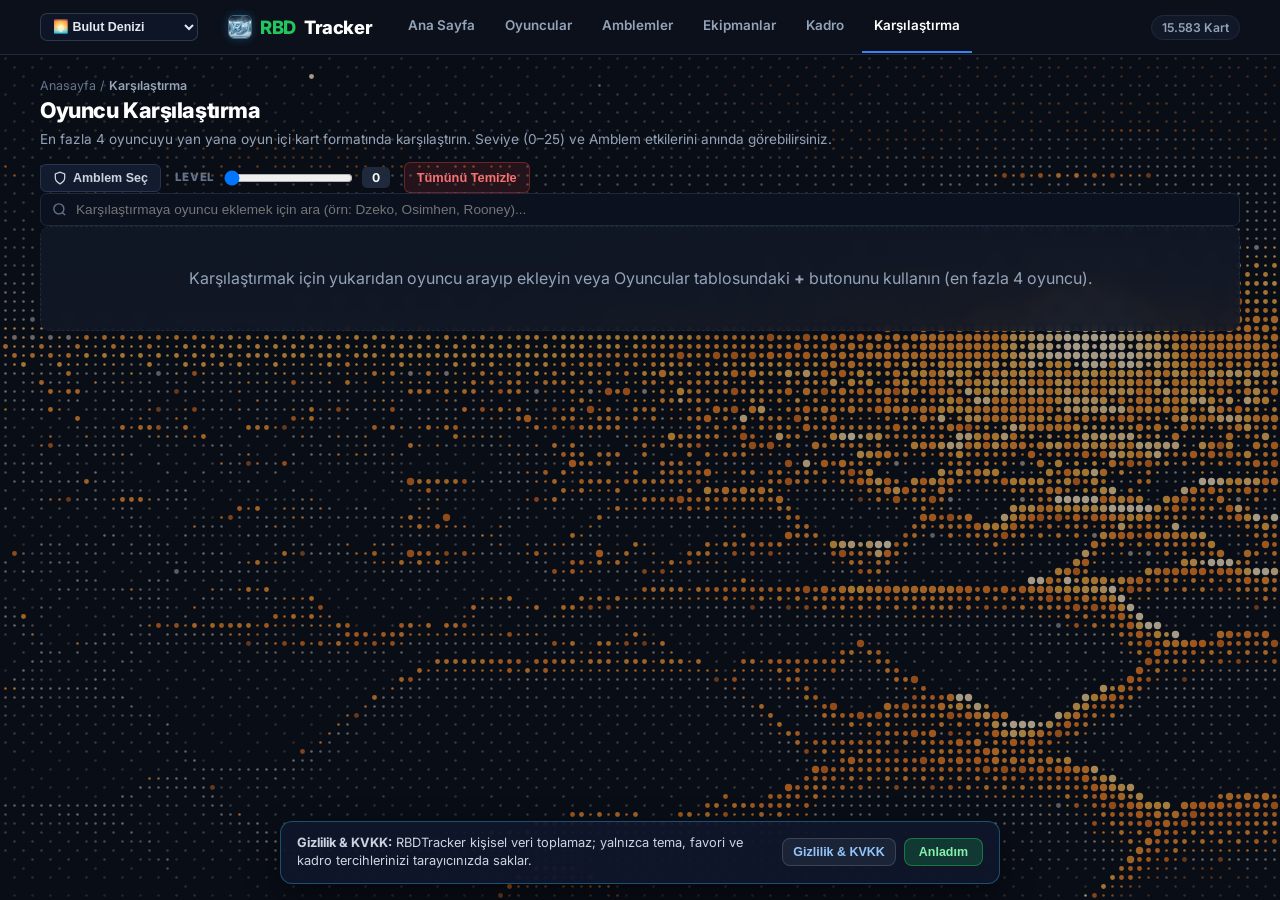
<file: karsilastirma.html>
<!DOCTYPE html>
<html lang="tr">
<head>
  <meta charset="UTF-8" />
  <meta name="viewport" content="width=device-width, initial-scale=1.0" />
  <title>RBDTracker — Karşılaştırma</title>
  <meta name="description" content="Rebound oyuncu kartları veritabanı ve kadro kurucu: 15.583 kart, istatistikler, takım ruhu amblemleri, ekipman simülatörü ve oyuncu karşılaştırma." />
  <meta name="theme-color" content="#38bdf8" />
  <meta property="og:type" content="website" />
  <meta property="og:site_name" content="RBDTracker" />
  <meta property="og:url" content="https://rbdtracker.com.tr/" />
  <meta property="og:title" content="RBDTracker · Rebound Kart Veritabanı" />
  <meta property="og:description" content="Rebound oyuncu kartları veritabanı ve kadro kurucu: 15.583 kart, istatistikler, takım ruhu amblemleri, ekipman simülatörü ve oyuncu karşılaştırma." />
  <meta property="og:image" content="https://rbdtracker.com.tr/assets/og-banner.png" />
  <meta property="og:image:width" content="1200" />
  <meta property="og:image:height" content="630" />
  <meta name="twitter:card" content="summary_large_image" />
  <meta name="twitter:title" content="RBDTracker · Rebound Kart Veritabanı" />
  <meta name="twitter:description" content="Rebound oyuncu kartları veritabanı ve kadro kurucu: 15.583 kart, istatistikler, takım ruhu amblemleri, ekipman simülatörü ve oyuncu karşılaştırma." />
  <meta name="twitter:image" content="https://rbdtracker.com.tr/assets/og-banner.png" />
  <link rel="icon" type="image/png" href="assets/favicon.png" />
  <link rel="apple-touch-icon" href="assets/favicon.png" />
  <link rel="preconnect" href="https://fonts.googleapis.com">
  <link rel="preconnect" href="https://fonts.gstatic.com" crossorigin>
  <link href="https://fonts.googleapis.com/css2?family=Inter:wght@400;500;600;700;800&display=swap" rel="stylesheet">
  <link rel="stylesheet" href="styles.css" />
</head>
<body data-page="compare">
  <canvas id="asciiBgCanvas" aria-hidden="true"></canvas>
  <!-- Top Navbar -->
  <header class="navbar">
    <div class="nav-container">
      <div class="nav-left">
        <select id="bgThemeSelect" class="bg-theme-select" title="Arka Plan Teması Seç">
          <option value="cloud-sea">🌅 Bulut Denizi</option>
          <option value="volcano-night">🌋 Yanardağ Gecesi</option>
          <option value="lantern-lake">🏮 Fener Gölü</option>
          <option value="aurora-fjord">🌌 Aurora Fiyort</option>
          <option value="kyoto-dusk">⛩️ Kyoto Akşamı</option>
          <option value="frog">🐸 Kurbağa</option>
          <option value="black-hole">🕳️ Kara Delik</option>
        </select>
        <a href="index.html" class="brand" data-nav="home">
          <img class="brand-logo-img" src="assets/favicon.png" alt="RBD" />
          <span class="brand-rvl">RBD</span><span class="brand-tracker">Tracker</span>
        </a>
        <nav class="nav-links" id="mainNav">
          <a class="nav-link" href="index.html" data-tab="home">Ana Sayfa</a>
          <a class="nav-link" href="oyuncular.html" data-tab="players">Oyuncular</a>
          <a class="nav-link" href="amblemler.html" data-tab="emblems">Amblemler</a>
          <a class="nav-link" href="ekipmanlar.html" data-tab="equipments">Ekipmanlar</a>
          <a class="nav-link" href="kadro.html" data-tab="squad">Kadro</a>
          <a class="nav-link active" href="karsilastirma.html" data-tab="compare">Karşılaştırma</a>
        </nav>
      </div>
      <div class="nav-right">
        <span class="db-badge" id="dbBadge">15.583 Kart</span>
      </div>
    </div>
  </header>

  <main class="main-container">
    <!-- ==================== 0. ANA SAYFA (GİRİŞ) ==================== -->
    <div id="view-home" class="page-view">
      <section class="home-hero">
        <div class="home-logo-wrap">
          <img src="assets/favicon.png" alt="RBDTracker Logo" class="home-hero-logo" width="68" height="68" decoding="async" />
        </div>
        <div class="home-badge">REBOUND VERİTABANI</div>
        <h1 class="home-title"><span>RBD</span>Tracker</h1>
        <p class="home-subtitle">
          1958–2016 sezonlarından 15.583 oyuncu kartını inceleyin, amblem ve ekipman etkilerini hesaplayın, kadronuzu kurup karşılaştırın.
        </p>
        <div class="home-cta-row">
          <a href="oyuncular.html" class="home-cta-primary">⚽ Oyuncular</a>
          <a href="kadro.html" class="home-cta-secondary">🛡️ Kadro Kur</a>
        </div>
      </section>

      <section class="home-theme-banner">
        <div class="home-theme-head">
          <h2>🎨 Arka Plan Teması</h2>
        </div>
        <div class="home-theme-grid" id="homeThemePicker">
          <button type="button" class="home-theme-btn active" data-bg-theme="cloud-sea">
            <span class="ht-emoji">🌅</span>
            <span class="ht-name">Bulut Denizi</span>
          </button>
          <button type="button" class="home-theme-btn" data-bg-theme="volcano-night">
            <span class="ht-emoji">🌋</span>
            <span class="ht-name">Yanardağ Gecesi</span>
          </button>
          <button type="button" class="home-theme-btn" data-bg-theme="lantern-lake">
            <span class="ht-emoji">🏮</span>
            <span class="ht-name">Fener Gölü</span>
          </button>
          <button type="button" class="home-theme-btn" data-bg-theme="aurora-fjord">
            <span class="ht-emoji">🌌</span>
            <span class="ht-name">Aurora Fiyort</span>
          </button>
          <button type="button" class="home-theme-btn" data-bg-theme="kyoto-dusk">
            <span class="ht-emoji">⛩️</span>
            <span class="ht-name">Kyoto Akşamı</span>
          </button>
          <button type="button" class="home-theme-btn" data-bg-theme="frog">
            <span class="ht-emoji">🐸</span>
            <span class="ht-name">Kurbağa</span>
          </button>
          <button type="button" class="home-theme-btn" data-bg-theme="black-hole">
            <span class="ht-emoji">🕳️</span>
            <span class="ht-name">Kara Delik</span>
          </button>
        </div>
      </section>

      <section class="home-nav-grid">
        <a href="oyuncular.html" class="home-nav-card">
          <div class="hnc-icon">🃏</div>
          <div class="hnc-body">
            <h3>Oyuncular</h3>
            <p>15.583 kart arasında arama yapın, 21 alt değere göre filtreleyin, favori listesi oluşturun ve ekipman simülatörüyle maksimum gücü görün.</p>
          </div>
          <span class="hnc-arrow">Sayfaya Git →</span>
        </a>

        <a href="amblemler.html" class="home-nav-card">
          <div class="hnc-icon">🛡️</div>
          <div class="hnc-body">
            <h3>Amblemler</h3>
            <p>Türkiye, Güney/Kuzey Avrupa ve Milli Takımlardan 73 amblemin 1–5★ bonuslarını ve teknik heyet ruhunu inceleyin.</p>
          </div>
          <span class="hnc-arrow">Sayfaya Git →</span>
        </a>

        <a href="ekipmanlar.html" class="home-nav-card">
          <div class="hnc-icon">👟</div>
          <div class="hnc-body">
            <h3>Ekipmanlar</h3>
            <p>90 gerçek Krampon, Bacak ve Kol ekipmanını, 30 set bonusunu ve 22 özel oyun içi beceriyi keşfedin.</p>
          </div>
          <span class="hnc-arrow">Sayfaya Git →</span>
        </a>

        <a href="kadro.html" class="home-nav-card">
          <div class="hnc-icon">⚽</div>
          <div class="hnc-body">
            <h3>Kadro Kurucu</h3>
            <p>16 diziliş, ekipman takma, maliyet limiti, otomatik En İyi 11, yüzen 3D kartlar ve paylaşılabilir kadro linkleri.</p>
          </div>
          <span class="hnc-arrow">Sayfaya Git →</span>
        </a>

        <a href="karsilastirma.html" class="home-nav-card">
          <div class="hnc-icon">📊</div>
          <div class="hnc-body">
            <h3>Karşılaştırma</h3>
            <p>En fazla 4 oyuncuyu radar grafik, kazanan vurgusu, +/- fark tablosu ve amblem etkisiyle yan yana kıyaslayın.</p>
          </div>
          <span class="hnc-arrow">Sayfaya Git →</span>
        </a>
      </section>
    </div>

    <!-- ==================== 1. OYUNCULAR ==================== -->
    <div id="view-players" class="page-view">
      <section class="hero-card">
        <h1 class="hero-title">Rebound Oyuncu Kartları</h1>
        <p class="hero-subtitle">1958–2016 sezonlarından tüm oyuncu kartlarını arayın, filtreleyin ve karşılaştırın.</p>
      </section>

      <section class="filter-panel">
        <div class="filter-top-row">
          <div class="search-box">
            <svg class="search-icon" width="15" height="15" viewBox="0 0 24 24" fill="none" stroke="currentColor" stroke-width="2.2">
              <circle cx="11" cy="11" r="8"></circle>
              <line x1="21" y1="21" x2="16.65" y2="16.65"></line>
            </svg>
            <input type="text" id="searchInput" placeholder="Oyuncu ara..." autocomplete="off" />
            <button id="clearSearchBtn" class="clear-input-btn hidden" title="Aramayı Temizle">✕</button>
          </div>

          <select id="teamSelect" class="filter-select">
            <option value="">Tüm Takımlar</option>
          </select>

          <select id="yearSelect" class="filter-select">
            <option value="">Tüm Yıllar</option>
          </select>

          <select id="sortSelect" class="filter-select">
            <option value="pwr_desc">Sırala: PWR (Yüksek)</option>
            <option value="pwr_asc">Sırala: PWR (Düşük)</option>
            <option value="ofa_desc">Sırala: OFA (Yüksek)</option>
            <option value="def_desc">Sırala: DEF (Yüksek)</option>
            <option value="guc_desc">Sırala: GÜÇ (Yüksek)</option>
            <option value="hiz_desc">Sırala: HIZ (Yüksek)</option>
            <option value="tek_desc">Sırala: TEK (Yüksek)</option>
            <option value="zhn_desc">Sırala: ZHN (Yüksek)</option>
            <option value="total_desc">Sırala: Toplam Stat</option>
            <option value="year_desc">Sırala: Yıl (Yeni)</option>
            <option value="name_asc">Sırala: İsim (A–Z)</option>
          </select>

          <button id="favOnlyBtn" class="btn-outline fav-filter-btn" title="Sadece Favori Oyuncular">
            ★ Favoriler (<span id="favCount">0</span>)
          </button>

          <button id="advFilterBtn" class="btn-outline">
            <svg width="14" height="14" viewBox="0 0 24 24" fill="none" stroke="currentColor" stroke-width="2.2"><line x1="4" y1="21" x2="4" y2="14"/><line x1="4" y1="10" x2="4" y2="3"/><line x1="12" y1="21" x2="12" y2="12"/><line x1="12" y1="8" x2="12" y2="3"/><line x1="20" y1="21" x2="20" y2="16"/><line x1="20" y1="12" x2="20" y2="3"/><line x1="1" y1="14" x2="7" y2="14"/><line x1="9" y1="8" x2="15" y2="8"/><line x1="17" y1="16" x2="23" y2="16"/></svg>
            Detaylı Filtre
          </button>
        </div>

        <div id="advFilterPanel" class="adv-filter-panel hidden">
          <div class="adv-grid">
            <div class="adv-item"><label>Min OFA</label><input type="number" id="minOfa" min="1" max="150" placeholder="0" /></div>
            <div class="adv-item"><label>Min DEF</label><input type="number" id="minDef" min="1" max="150" placeholder="0" /></div>
            <div class="adv-item"><label>Min GÜÇ</label><input type="number" id="minGuc" min="1" max="150" placeholder="0" /></div>
            <div class="adv-item"><label>Min HIZ</label><input type="number" id="minHiz" min="1" max="150" placeholder="0" /></div>
            <div class="adv-item"><label>Min TEK</label><input type="number" id="minTek" min="1" max="150" placeholder="0" /></div>
            <div class="adv-item"><label>Min ZHN</label><input type="number" id="minZhn" min="1" max="150" placeholder="0" /></div>
            <div class="adv-item">
              <label>Hava Durumu</label>
              <select id="weatherSelect" class="filter-select">
                <option value="">Tümü</option>
                <option value="Sunny">☀️ Güneşli</option>
                <option value="Rainy">🌧️ Yağmurlu</option>
                <option value="Snow">❄️ Karlı</option>
                <option value="Cloudy">☁️ Bulutlu</option>
                <option value="None">➖ Yok</option>
              </select>
            </div>
            <div class="adv-item adv-actions">
              <button id="resetAllBtn" class="btn-reset">Filtreleri Sıfırla</button>
            </div>
          </div>
          <div class="adv-sub-section">
            <div class="adv-sub-title">Min Alt Değerler <small>(0 veya boş = filtresiz)</small></div>
            <div id="advSubGrid" class="adv-sub-grid"></div>
          </div>
        </div>

        <div class="filter-pills-row">
          <div class="pill-section pill-section-role">
            <span class="pill-label">MEVKİ</span>
            <div class="pill-group" id="rolePills">
              <button class="pill pill-fw" data-role="GF">GF</button>
              <button class="pill pill-fw" data-role="FRV">FRV</button>
              <button class="pill pill-fw" data-role="K FT">K FT</button>
              <button class="pill pill-mf" data-role="OOS">OOS</button>
              <button class="pill pill-mf" data-role="KNT">KNT</button>
              <button class="pill pill-mf" data-role="OS">OS</button>
              <button class="pill pill-mf" data-role="LBR">LBR</button>
              <button class="pill pill-df" data-role="K DF">K DF</button>
              <button class="pill pill-df" data-role="BEK">BEK</button>
              <button class="pill pill-df" data-role="DF">DF</button>
              <button class="pill pill-df" data-role="LİB">LİB</button>
              <button class="pill pill-gk" data-role="KL">KL</button>
            </div>
          </div>

          <div class="filter-sub-grid">
            <div class="pill-section pill-section-grade">
              <span class="pill-label">KART ENDERLİĞİ</span>
              <div class="pill-group" id="gradePills">
                <button class="pill pill-gold" data-grade="Gold">Efsane</button>
                <button class="pill pill-master" data-grade="Master">Süper</button>
                <button class="pill pill-elite" data-grade="Elite">Uzman</button>
                <button class="pill pill-rare" data-grade="Rare">Ender</button>
                <button class="pill pill-special" data-grade="Special">Özel</button>
                <button class="pill pill-normal" data-grade="Normal">Normal</button>
              </div>
            </div>

            <div class="pill-section pill-section-region">
              <span class="pill-label">BÖLGE</span>
              <div class="pill-group" id="regionPills">
                <button class="pill pill-region" data-region="Güney Avrupa">Güney Avrupa</button>
                <button class="pill pill-region" data-region="Kuzey Avrupa">Kuzey Avrupa</button>
                <button class="pill pill-region" data-region="Türkiye">Türkiye</button>
                <button class="pill pill-region" data-region="Milli Takımlar">Milli Takımlar</button>
              </div>
            </div>
          </div>
        </div>

        <div class="filter-bottom-row">
          <div class="spirit-level-wrap">
            <button id="teamSpiritBtn" class="btn-spirit">
              <svg width="14" height="14" viewBox="0 0 24 24" fill="none" stroke="currentColor" stroke-width="2.2"><path d="M12 22s8-4 8-10V5l-8-3-8 3v7c0 6 8 10 8 10z"/></svg>
              Amblem
              <span id="spiritActiveBadge" class="spirit-badge hidden"></span>
            </button>
          </div>

          <div class="bottom-right-controls">
            <div class="results-counter">
              <span id="resultCountText">15.583 oyuncu bulundu</span>
            </div>
            <div class="level-control">
              <span class="level-label">LEVEL</span>
              <input type="range" id="levelSlider" min="0" max="25" value="0" />
              <span class="level-badge" id="levelValue">0</span>
            </div>
          </div>
        </div>
      </section>

      <section class="table-card">
        <div class="table-responsive">
          <table class="players-table">
            <thead>
              <tr>
                <th class="col-pos">MEVKİ</th>
                <th class="col-name">OYUNCU</th>
                <th class="col-team">TAKIM</th>
                <th class="col-year">YIL</th>
                <th class="col-grade">SEVİYE</th>
                <th class="col-stat" data-sort="ofa">OFA</th>
                <th class="col-stat" data-sort="def">DEF</th>
                <th class="col-stat" data-sort="guc">GÜÇ</th>
                <th class="col-stat" data-sort="hiz">HIZ</th>
                <th class="col-stat" data-sort="tek">TEK</th>
                <th class="col-stat" data-sort="zhn">ZHN</th>
                <th class="col-pwr" data-sort="pwr">PWR <span class="sort-arrow">▼</span></th>
                <th class="col-cmp">KRŞ</th>
              </tr>
            </thead>
            <tbody id="playersTableBody">
              <tr><td colspan="13" class="loading-cell">Veriler yükleniyor...</td></tr>
            </tbody>
          </table>
        </div>

        <div class="pagination-bar">
          <div class="page-info" id="pageInfo">Sayfa 1 / 1</div>
          <div class="page-buttons" id="pageButtons"></div>
        </div>
      </section>
    </div>

    <!-- ==================== 2. AMBLEMLER ==================== -->
    <div id="view-emblems" class="page-view hidden">
      <div class="breadcrumb">Anasayfa / <span>Amblemler</span></div>
      <section class="page-head">
        <h1 class="hero-title">Amblemler</h1>
        <p class="hero-subtitle">Her takım tek kartta listelenir; kart içindeki anahtarla yıllı ve tüm yıllar amblemi arasında geçiş yapılır. Yıldızlara tıklayarak seviye bonuslarını inceleyin.</p>
      </section>

      <section class="filter-panel">
        <div class="emb-filter-block">
          <label class="pill-label">AMBLEM ARA</label>
          <div class="search-box">
            <svg class="search-icon" width="15" height="15" viewBox="0 0 24 24" fill="none" stroke="currentColor" stroke-width="2.2">
              <circle cx="11" cy="11" r="8"></circle><line x1="21" y1="21" x2="16.65" y2="16.65"></line>
            </svg>
            <input type="text" id="embSearchInput" placeholder="Takım ara..." autocomplete="off" />
          </div>
        </div>
        <div class="pill-section">
          <span class="pill-label">BÖLGE</span>
          <div class="pill-group" id="embRegionPills">
            <button class="pill pill-dot-tr" data-emb-region="Türkiye"><span class="dot dot-red"></span>Türkiye</button>
            <button class="pill pill-dot-sa" data-emb-region="Güney Avrupa"><span class="dot dot-blue"></span>Güney Avrupa</button>
            <button class="pill pill-dot-ka" data-emb-region="Kuzey Avrupa"><span class="dot dot-amber"></span>Kuzey Avrupa</button>
            <button class="pill pill-dot-mt" data-emb-region="Milli Takımlar"><span class="dot dot-green"></span>Milli Takımlar</button>
          </div>
        </div>
        <div class="pill-section">
          <span class="pill-label">ENDERLİK</span>
          <div class="pill-group" id="embStarPills">
            <button class="pill emb-star-pill" data-emb-stars="1">★☆☆☆☆</button>
            <button class="pill emb-star-pill" data-emb-stars="2">★★☆☆☆</button>
            <button class="pill emb-star-pill" data-emb-stars="3">★★★☆☆</button>
            <button class="pill emb-star-pill" data-emb-stars="4">★★★★☆</button>
            <button class="pill emb-star-pill active" data-emb-stars="5">★★★★★</button>
          </div>
        </div>
      </section>

      <div id="emblemsGridWrap"></div>
    </div>

    <!-- ==================== 3. EKİPMANLAR ==================== -->
    <div id="view-equipments" class="page-view hidden">
      <div class="breadcrumb">Anasayfa / <span>Ekipmanlar</span></div>
      <section class="page-head">
        <h1 class="hero-title">Ekipmanlar</h1>
        <p class="hero-subtitle">90 ekipman kartı (kol, bacak, krampon), 30 set ve 22 aktif yetenek. Kramponlar aktif yetenek kazandırır; aynı setin kol + bacak + kramponu bir araya gelince her parça kendi statına +1 daha verir.</p>
      </section>

      <section class="filter-panel">
        <label class="pill-label">ARA</label>
        <div class="search-box">
          <svg class="search-icon" width="15" height="15" viewBox="0 0 24 24" fill="none" stroke="currentColor" stroke-width="2.2">
            <circle cx="11" cy="11" r="8"></circle><line x1="21" y1="21" x2="16.65" y2="16.65"></line>
          </svg>
          <input type="text" id="eqSearchInput" placeholder="Ekipman, set, yetenek veya buff ara..." autocomplete="off" />
        </div>
        <span class="eq-count-label" id="eqCountLabel">90 ekipman gösteriliyor</span>
      </section>

      <div class="eq-subtabs" id="eqSubtabs">
        <button class="eq-subtab active" data-eqtab="items">Ekipmanlar</button>
        <button class="eq-subtab" data-eqtab="sets">Setler</button>
        <button class="eq-subtab" data-eqtab="skills">Aktif Yetenekler</button>
      </div>

      <div id="eqSubFilters" class="eq-subfilters">
        <div class="pill-section">
          <span class="pill-label">YER</span>
          <div class="pill-group" id="eqSlotPills">
            <button class="pill" data-eq-slot="Kol">Kol</button>
            <button class="pill" data-eq-slot="Bacak">Bacak</button>
            <button class="pill" data-eq-slot="Krampon">Krampon</button>
          </div>
        </div>
        <div class="pill-section">
          <span class="pill-label">TAKILABİLİR</span>
          <div class="pill-group" id="eqTargetPills">
            <button class="pill" data-eq-target="Saha oyuncusu">Saha oyuncusu</button>
            <button class="pill" data-eq-target="Kaleci">Kaleci</button>
          </div>
        </div>
      </div>

      <div id="equipmentsContent" class="eq-grid"></div>
    </div>

    <!-- ==================== 4. KADRO KURUCU ==================== -->
    <div id="view-squad" class="page-view hidden">
      <div class="breadcrumb">Anasayfa / <span>Kadro</span></div>
      <section class="page-head">
        <h1 class="hero-title">Kadro Kurucu</h1>
        <p class="hero-subtitle">Soldan dizilişi ve amblemi seç, havuzdaki oyunculara tıklayarak veya sürükleyerek sahaya yerleştir; uygun mevkiler parlar, maliyeti ve takım ruhunu takip et.</p>
      </section>

      <div class="squad-layout">
        <!-- Sol Ayar Paneli -->
        <aside class="squad-left">
          <div class="squad-box">
            <div class="squad-box-title">Amblem</div>
            <button id="sqEmblemBtn" class="sq-emblem-pick">
              <span id="sqEmblemText">+ Amblem Seç</span>
            </button>
            <p class="sq-emblem-hint" id="sqEmblemHint">Amblem seçilmedi, + ile amblem seç.</p>
          </div>

          <div class="squad-box">
            <div class="sq-field">
              <label>DİZİLİŞ</label>
              <select id="sqFormation" class="filter-select">
                <option value="4-4-2 A">4-4-2 A</option>
                <option value="4-4-2 B">4-4-2 B</option>
                <option value="4-1-2-1-2">4-1-2-1-2 (Baklava)</option>
                <option value="4-3-3">4-3-3</option>
                <option value="4-3-3 Ofansif">4-3-3 (Ofansif)</option>
                <option value="4-2-3-1">4-2-3-1</option>
                <option value="4-3-2-1">4-3-2-1 (Noel Ağacı)</option>
                <option value="4-3-1-2">4-3-1-2</option>
                <option value="4-5-1">4-5-1</option>
                <option value="4-1-4-1">4-1-4-1</option>
                <option value="3-5-2">3-5-2</option>
                <option value="3-4-3">3-4-3</option>
                <option value="3-4-1-2">3-4-1-2</option>
                <option value="5-3-2">5-3-2</option>
                <option value="5-4-1">5-4-1</option>
                <option value="5-2-3">5-2-3</option>
              </select>
            </div>
            <div class="sq-field">
              <div class="sq-slider-head"><span>DİKEY</span><strong id="sqVertLabel">Temel</strong></div>
              <input type="range" id="sqVertSlider" min="-2" max="2" value="0" />
            </div>
            <div class="sq-field">
              <div class="sq-slider-head"><span>YATAY</span><strong id="sqHorizLabel">Temel</strong></div>
              <input type="range" id="sqHorizSlider" min="-2" max="2" value="0" />
            </div>
          </div>

          <div class="squad-box">
            <div class="sq-stat-line">
              <span>MALİYET</span>
              <div class="sq-cost-wrap">
                <strong id="sqTotalCost" class="sq-big-num">0</strong>
                <span class="sq-cost-sep">/</span>
                <input type="number" id="sqMaxCost" class="sq-max-cost-input" min="0" max="999" placeholder="∞" title="Maksimum Maliyet Limiti (0 = Limitsiz)" />
              </div>
            </div>
            <div class="sq-stat-line"><span>ORT. PWR</span><strong id="sqAvgPwr" class="sq-big-num sq-amber">0</strong></div>
            <div class="sq-stat-line"><span>TOPLAM PWR</span><strong id="sqTotalPwr" class="sq-big-num">0</strong></div>
            <div class="sq-stat-line"><span>KADRO</span><strong id="sqFilledCount">0 / 11</strong></div>
            <div id="sqAvgStats" class="sq-avg-stats"></div>
            <div id="sqWeatherSummary" class="sq-weather-summary"></div>
            <div class="sq-actions">
              <button id="sqAutoFillBtn" class="btn-spirit" title="Seçili diziliş ve ambleme göre en iyi 11'i kur">⚡ En İyi 11</button>
              <button id="sqClearBtn" class="btn-reset">Temizle</button>
            </div>
            <div class="sq-actions" style="margin-top:6px;">
              <button id="sqShareBtn" class="btn-compare-go">Paylaş / Link</button>
              <button id="sqImportBtn" class="btn-outline" title="Paylaşılan kadro kodunu veya JSON'ı yükle">Kod Yükle</button>
            </div>
          </div>

          <!-- Seçili Slot Ekipmanı -->
          <div id="sqSlotEquipBox" class="squad-box hidden">
            <div class="squad-box-head">
              <span class="squad-box-title" id="sqSlotEquipTitle">Slot Ekipmanı</span>
              <button id="sqRemoveSlotBtn" class="btn-slot-remove" title="Oyuncuyu Slottan Çıkar">Çıkar</button>
            </div>
            <div class="sq-equip-selects">
              <div class="sq-field">
                <label>KRAMPON</label>
                <select id="sqEquipCle" class="filter-select"></select>
              </div>
              <div class="sq-field">
                <label>BACAK</label>
                <select id="sqEquipLeg" class="filter-select"></select>
              </div>
              <div class="sq-field">
                <label>KOL</label>
                <select id="sqEquipArm" class="filter-select"></select>
              </div>
            </div>
            <div id="sqEquipSetBadge" class="sq-equip-set-badge hidden"></div>
          </div>

          <!-- Kayıtlı Kadrolar -->
          <div class="squad-box">
            <div class="squad-box-title" style="margin-bottom:8px;">Kayıtlı Kadrolar</div>
            <div class="sq-save-row">
              <input type="text" id="sqSaveName" class="sq-search-input" placeholder="Kadro adı..." autocomplete="off" />
              <button id="sqSaveBtn" class="btn-compare-go">Kaydet</button>
            </div>
            <div class="sq-load-row">
              <select id="sqSavedSelect" class="filter-select">
                <option value="">Kayıtlı kadro yok</option>
              </select>
              <button id="sqLoadBtn" class="btn-outline" title="Seçili kadroyu yükle">Yükle</button>
              <button id="sqDelSavedBtn" class="btn-reset" title="Seçili kaydı sil">Sil</button>
            </div>
          </div>
        </aside>

        <!-- Orta Saha -->
        <section class="squad-pitch-wrap">
          <div class="squad-pitch" id="sqPitch">
            <div class="pitch-markings">
              <div class="pitch-half-line"></div>
              <div class="pitch-center-circle"></div>
              <div class="pitch-box-top"></div>
              <div class="pitch-box-bottom"></div>
            </div>
            <div id="sqSlotsLayer" class="sq-slots-layer"></div>
          </div>
        </section>

        <!-- Sağ Oyuncu Havuzu -->
        <aside class="squad-pool">
          <div class="squad-box-title">Oyuncu Havuzu</div>
          <input type="text" id="sqSearch" class="sq-search-input" placeholder="Oyuncu ara..." autocomplete="off" />

          <div class="sq-pool-toggles">
            <button id="sqAllTeamsBtn" class="pill active">Tüm Takımlar</button>
            <button id="sqEmblemOnlyBtn" class="pill">Seçili Amblem</button>
          </div>

          <div class="pill-group" id="sqRolePills">
            <button class="pill pill-gk" data-sq-role="KL">KL</button>
            <button class="pill pill-df" data-sq-role="LİB">LİB</button>
            <button class="pill pill-df" data-sq-role="DF">DF</button>
            <button class="pill pill-df" data-sq-role="BEK">BEK</button>
            <button class="pill pill-df" data-sq-role="K DF">K DF</button>
            <button class="pill pill-mf" data-sq-role="LBR">LBR</button>
            <button class="pill pill-mf" data-sq-role="OS">OS</button>
            <button class="pill pill-mf" data-sq-role="KNT">KNT</button>
            <button class="pill pill-mf" data-sq-role="OOS">OOS</button>
            <button class="pill pill-fw" data-sq-role="K FT">K FT</button>
            <button class="pill pill-fw" data-sq-role="FRV">FRV</button>
            <button class="pill pill-fw" data-sq-role="GF">GF</button>
          </div>

          <div class="sq-pool-selects">
            <div>
              <label>ENDERLİK</label>
              <select id="sqGrade" class="filter-select">
                <option value="">Tümü</option>
                <option value="Gold">Efsane</option>
                <option value="Master">Süper</option>
                <option value="Elite">Uzman</option>
                <option value="Rare">Ender</option>
                <option value="Special">Özel</option>
                <option value="Normal">Normal</option>
              </select>
            </div>
            <div>
              <label>YIL</label>
              <select id="sqYear" class="filter-select">
                <option value="">Tümü</option>
              </select>
            </div>
          </div>

          <div class="sq-pool-level">
            <span class="level-label">SEVİYE</span>
            <input type="range" id="sqLevelSlider" min="0" max="25" value="0" />
            <span class="level-badge" id="sqLevelVal">0</span>
          </div>

          <div id="sqPoolGrid" class="sq-pool-grid"></div>
        </aside>
      </div>
    </div>

    <!-- ==================== 5. KARŞILAŞTIRMA SAYFASI ==================== -->
    <div id="view-compare" class="page-view hidden">
      <div class="breadcrumb">Anasayfa / <span>Karşılaştırma</span></div>
      <section class="page-head compare-page-head">
        <div>
          <h1 class="hero-title">Oyuncu Karşılaştırma</h1>
          <p class="hero-subtitle">En fazla 4 oyuncuyu yan yana oyun içi kart formatında karşılaştırın. Seviye (0–25) ve Amblem etkilerini anında görebilirsiniz.</p>
        </div>
        <div class="compare-page-controls">
          <button id="cmpEmblemBtn" class="btn-spirit" title="Karşılaştırmaya Amblem Etkisi Ekle">
            <svg width="14" height="14" viewBox="0 0 24 24" fill="none" stroke="currentColor" stroke-width="2.2"><path d="M12 22s8-4 8-10V5l-8-3-8 3v7c0 6 8 10 8 10z"/></svg>
            <span id="cmpEmblemBtnText">Amblem Seç</span>
          </button>
          <div class="level-control">
            <span class="level-label">LEVEL</span>
            <input type="range" id="cmpLevelSlider" min="0" max="25" value="0" />
            <span class="level-badge" id="cmpLevelValue">0</span>
          </div>
          <button id="cmpClearAllBtn" class="btn-reset">Tümünü Temizle</button>
        </div>
      </section>

      <div class="compare-picker-row">
        <div class="search-box">
          <svg class="search-icon" width="15" height="15" viewBox="0 0 24 24" fill="none" stroke="currentColor" stroke-width="2.2">
            <circle cx="11" cy="11" r="8"></circle><line x1="21" y1="21" x2="16.65" y2="16.65"></line>
          </svg>
          <input type="text" id="cmpSearchInput" placeholder="Karşılaştırmaya oyuncu eklemek için ara (örn: Dzeko, Osimhen, Rooney)..." autocomplete="off" />
        </div>
        <div id="cmpSearchResults" class="cmp-search-dropdown hidden"></div>
      </div>

      <div id="compareRadarWrap" class="compare-radar-wrap hidden"></div>
      <div id="compareCardsGrid" class="compare-cards-grid"></div>
      <div id="compareSummaryTable" class="compare-summary-table hidden"></div>
    </div>
  </main>

  <footer class="site-footer">
    <span>© 2026 RBDTracker · Rebound Kart Veritabanı</span>
    <div class="site-footer-links">
      <button type="button" class="footer-legal-btn" data-legal-open="privacy">Gizlilik Politikası</button>
      <button type="button" class="footer-legal-btn" data-legal-open="kvkk">KVKK Aydınlatma Metni</button>
      <button type="button" class="footer-legal-btn" data-legal-open="storage">Yerel Depolama</button>
    </div>
  </footer>

  <!-- Floating Comparison Drawer -->
  <div id="compareBar" class="compare-bar hidden">
    <div class="compare-bar-inner">
      <div class="compare-slots" id="compareSlots"></div>
      <div class="compare-actions">
        <button id="openCompareModalBtn" class="btn-compare-go">Karşılaştır (<span id="compareCount">0</span>)</button>
        <button id="clearCompareBtn" class="btn-compare-clear">Temizle</button>
      </div>
    </div>
  </div>

  <!-- Comparison Modal (Cards View) -->
  <div id="compareModal" class="modal-backdrop hidden">
    <div class="modal-box modal-xl">
      <div class="modal-header">
        <h3>Oyuncu Karşılaştırma</h3>
        <button id="closeCompareModal" class="modal-close">✕</button>
      </div>
      <div class="modal-body" id="compareModalBody"></div>
    </div>
  </div>

  <!-- Amblem Seç Modal -->
  <div id="spiritModal" class="modal-backdrop hidden">
    <div class="modal-box">
      <div class="modal-header">
        <h3>🛡️ Amblem Seç</h3>
        <button id="closeSpiritModal" class="modal-close">✕</button>
      </div>
      <div class="modal-body">
        <p class="modal-desc">Amblemin bölgesini, takımını, yılını ve yıldız sayısını seçin. Amblem efektleri oyuncu kartlarının alt statlarına uygulanır.</p>
        <div class="spirit-grid">
          <div class="spirit-item">
            <label>Bölge</label>
            <select id="emblemLeague" class="filter-select">
              <option value="Güney Avrupa">Güney Avrupa</option>
              <option value="Kuzey Avrupa">Kuzey Avrupa</option>
              <option value="Türkiye">Türkiye</option>
              <option value="Milli Takımlar">Milli Takımlar</option>
            </select>
          </div>
          <div class="spirit-item">
            <label>Takım</label>
            <select id="emblemTeam" class="filter-select hidden"></select>
            <div class="custom-team-select" id="emblemTeamPicker">
              <button type="button" id="emblemTeamTrigger" class="custom-team-trigger">
                <span id="emblemTeamTriggerContent" class="custom-team-trigger-content">Takım seç...</span>
                <span class="custom-team-arrow">▾</span>
              </button>
              <div id="emblemTeamMenu" class="custom-team-menu hidden"></div>
            </div>
          </div>
          <div class="spirit-item">
            <label>Yıl</label>
            <select id="emblemYear" class="filter-select"></select>
          </div>
          <div class="spirit-item">
            <label>Yıldız</label>
            <select id="emblemStars" class="filter-select"></select>
          </div>
        </div>
        <div id="emblemPreview" class="emblem-preview"></div>
        <div class="modal-footer">
          <button id="resetSpiritBtn" class="btn-reset">Amblemi Kaldır</button>
          <button id="applySpiritBtn" class="btn-compare-go">Uygula</button>
        </div>
      </div>
    </div>
  </div>

  <!-- Gizlilik & KVKK Modal -->
  <div id="legalModal" class="modal-backdrop hidden" role="dialog" aria-modal="true" aria-labelledby="legalModalTitle">
    <div class="modal-box">
      <div class="modal-header">
        <h3 id="legalModalTitle">⚖️ Gizlilik Politikası ve KVKK</h3>
        <button id="closeLegalModal" class="modal-close" aria-label="Kapat">✕</button>
      </div>
      <div class="modal-body">
        <div class="legal-tabs" role="tablist">
          <button type="button" class="legal-tab-btn active" data-legal-tab="privacy" role="tab" aria-selected="true">Gizlilik Politikası</button>
          <button type="button" class="legal-tab-btn" data-legal-tab="kvkk" role="tab" aria-selected="false">KVKK Aydınlatma Metni</button>
          <button type="button" class="legal-tab-btn" data-legal-tab="storage" role="tab" aria-selected="false">Çerez &amp; Yerel Depolama</button>
        </div>

        <div class="legal-tab-panel" data-legal-panel="privacy">
          <h4>1. Genel Bilgilendirme</h4>
          <p>RBDTracker (<code>rbdtracker.com.tr</code>), Rebound oyuncu kartları veritabanı, amblem/ekipman simülatörü ve kadro kurucu araçlarını ücretsiz olarak sunan bağımsız bir topluluk platformudur.</p>
          <h4>2. Toplanmayan Veriler</h4>
          <p>Platformumuzda üyelik, giriş sistemi veya form aracılığıyla ad, soyad, e-posta adresi, telefon numarası ya da kimlik belirleyici hiçbir kişisel veri talep edilmez ve sunucularımızda saklanmaz.</p>
          <h4>3. Üçüncü Taraf Kaynaklar</h4>
          <p>Yazı tiplerinin düzgün görüntülenmesi amacıyla Google Fonts (<code>fonts.googleapis.com</code> / <code>fonts.gstatic.com</code>) üzerinden yalnızca stil ve font dosyaları yüklenebilir. Bu istekler sırasında IP adresiniz teknik zorunluluk gereği ilgili CDN sağlayıcısı tarafından işlenebilir.</p>
          <h4>4. Değişiklikler</h4>
          <p>Bu gizlilik politikası gerektiğinde güncellenebilir ve güncel sürüm her zaman bu pencere üzerinden yayınlanır.</p>
        </div>

        <div class="legal-tab-panel hidden" data-legal-panel="kvkk">
          <h4>6698 Sayılı KVKK Kapsamında Aydınlatma Metni</h4>
          <p>İşbu aydınlatma metni, 6698 sayılı Kişisel Verilerin Korunması Kanunu (“KVKK”) uyarınca RBDTracker ziyaretçilerini bilgilendirmek amacıyla hazırlanmıştır.</p>
          <h4>1. Veri İşleme Amacı ve Hukuki Sebep</h4>
          <p>RBDTracker, ziyaretçilerden doğrudan kişisel veri toplamaz. Sitenin temel işlevlerinin (seçilen arka plan teması, favori oyuncular, aktif amblem, karşılaştırma listesi ve kaydedilen kadrolar) çalışabilmesi için yalnızca tarayıcınızın yerel depolama (<code>localStorage</code>) alanı kullanılır. Bu işlem KVKK Madde 5/2-f kapsamında temel hizmetin sunulması için meşru menfaat ve teknik gereklilik çerçevesinde cihazınızda gerçekleşir.</p>
          <h4>2. Verilerin Aktarımı</h4>
          <p>Tarayıcınızda tutulan tercih verileri hiçbir sunucuya gönderilmez, üçüncü kişi veya kurumlarla paylaşılmaz, satılmaz ve reklam/profilleme amacıyla kullanılmaz.</p>
          <h4>3. İlgili Kişinin Hakları (KVKK Madde 11)</h4>
          <ul>
            <li>Kişisel verilerinizin işlenip işlenmediğini öğrenme,</li>
            <li>İşlenmişse buna ilişkin bilgi talep etme,</li>
            <li>Tarayıcınızda saklanan yerel verileri dilediğiniz an tek tıkla veya tarayıcı ayarlarından silme.</li>
          </ul>
        </div>

        <div class="legal-tab-panel hidden" data-legal-panel="storage">
          <h4>Tarayıcı Yerel Depolama (LocalStorage) Kullanımı</h4>
          <p>RBDTracker, reklam veya takip çerezi (cookie) kullanmaz. Yalnızca aşağıdaki tercihler cihazınızın tarayıcısında saklanır:</p>
          <ul>
            <li><code>rbd_bg_theme</code> — Seçtiğiniz arka plan teması</li>
            <li><code>rbd_favorites</code> — Favori oyuncu listesi</li>
            <li><code>rbd_emblem</code> — Seçili takım amblemi</li>
            <li><code>rbd_compare_list</code> — Karşılaştırma listesindeki oyuncular</li>
            <li><code>rbd_squad_*</code> — Kurduğunuz ve kaydettiğiniz kadrolar</li>
            <li><code>rbd_kvkk_ack</code> — Bilgilendirme çubuğu onay durumu</li>
          </ul>
          <div class="legal-actions-row">
            <button type="button" id="clearLocalDataBtn" class="btn-danger-outline">Yerel Verileri Temizle</button>
            <span id="clearLocalDataStatus" class="legal-clear-status hidden"></span>
          </div>
        </div>
      </div>
    </div>
  </div>

  <!-- KVKK / Gizlilik Bilgilendirme Çubuğu -->
  <div id="kvkkBanner" class="kvkk-banner hidden" role="region" aria-label="Gizlilik ve KVKK Bilgilendirmesi">
    <div class="kvkk-banner-text">
      <strong>Gizlilik &amp; KVKK:</strong> RBDTracker kişisel veri toplamaz; yalnızca tema, favori ve kadro tercihlerinizi tarayıcınızda saklar.
    </div>
    <div class="kvkk-banner-actions">
      <button type="button" class="kvkk-btn-link" data-legal-open="kvkk">Gizlilik &amp; KVKK</button>
      <button type="button" id="kvkkAcceptBtn" class="kvkk-btn-accept">Anladım</button>
    </div>
  </div>

  <!-- Çoklu Yüzen Oyuncu Kartları Konteyneri -->
  <div id="floatingCardsLayer"></div>

  <script src="players-data.js"></script>
  <script src="emblems-data.js"></script>
  <script src="equipments-data.js"></script>
  <script src="ascii-bg.js"></script>
  <script src="app.js"></script>
</body>
</html>
</file>
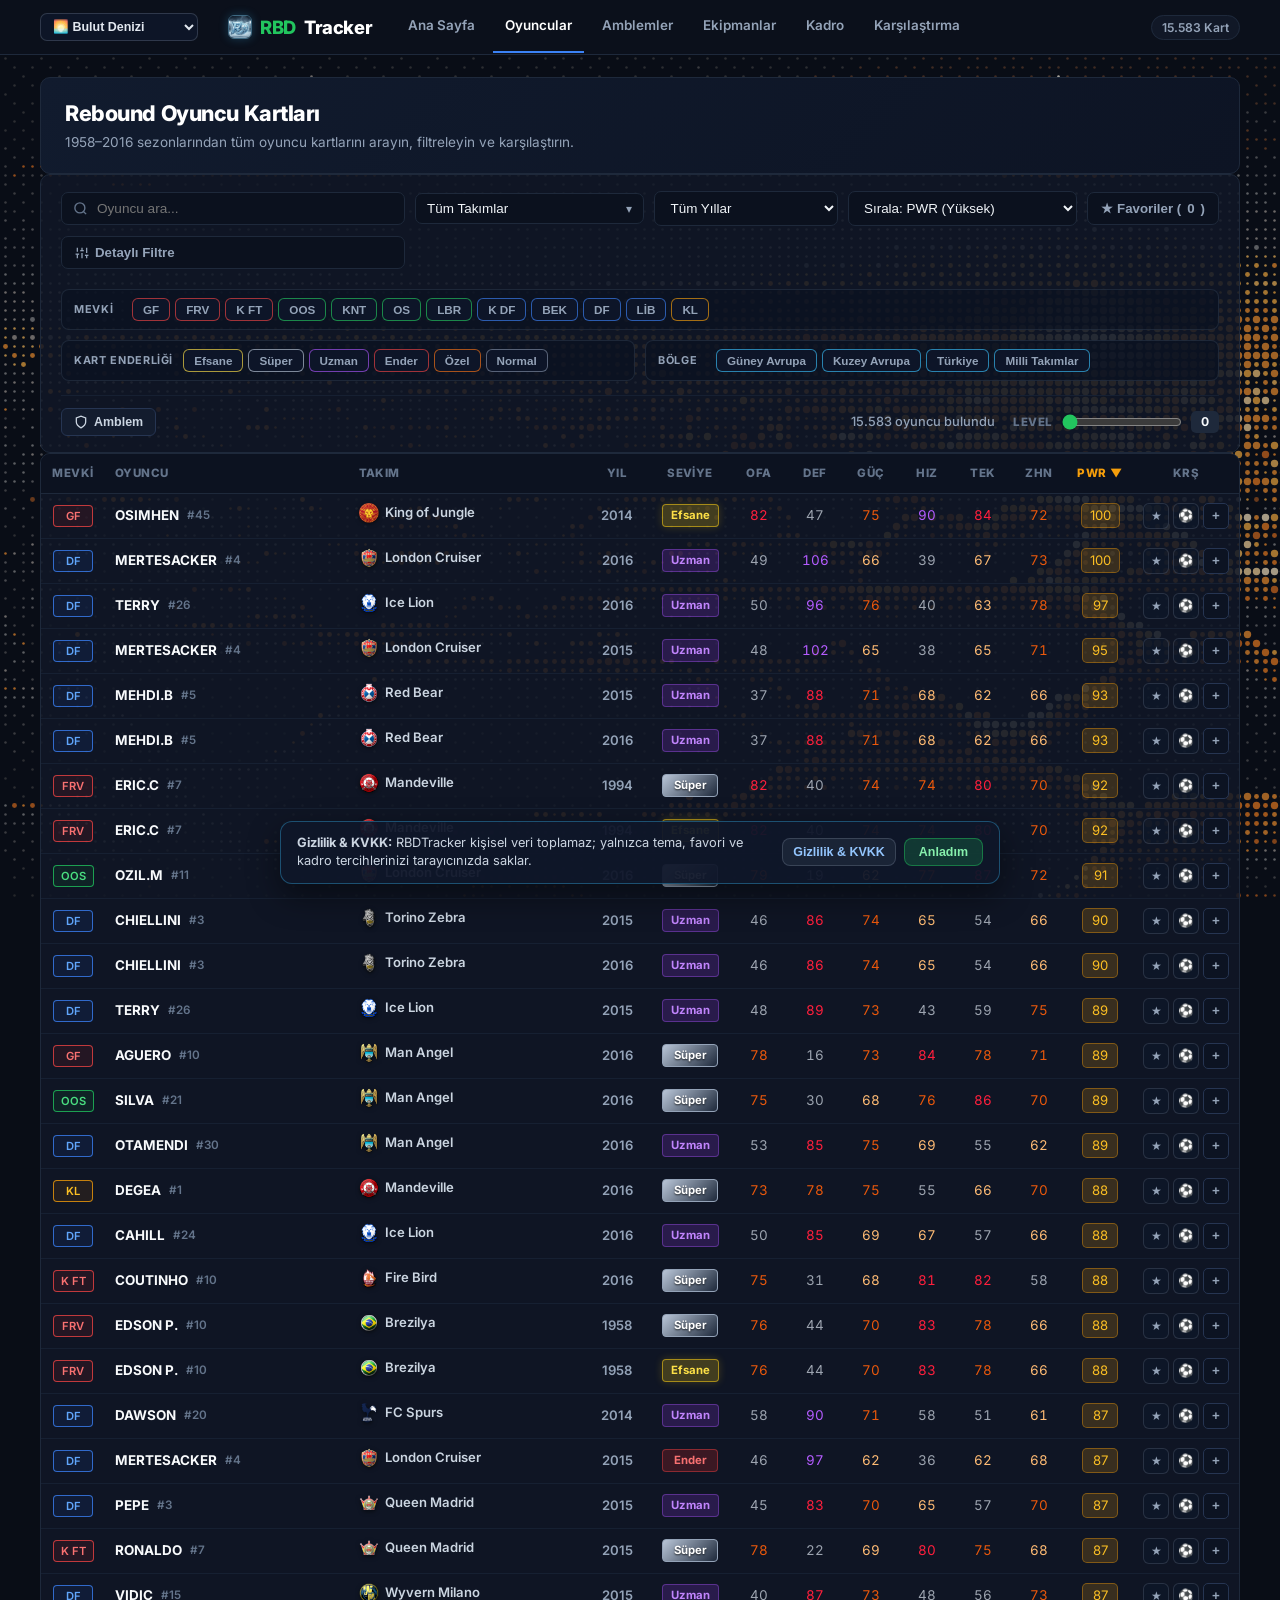
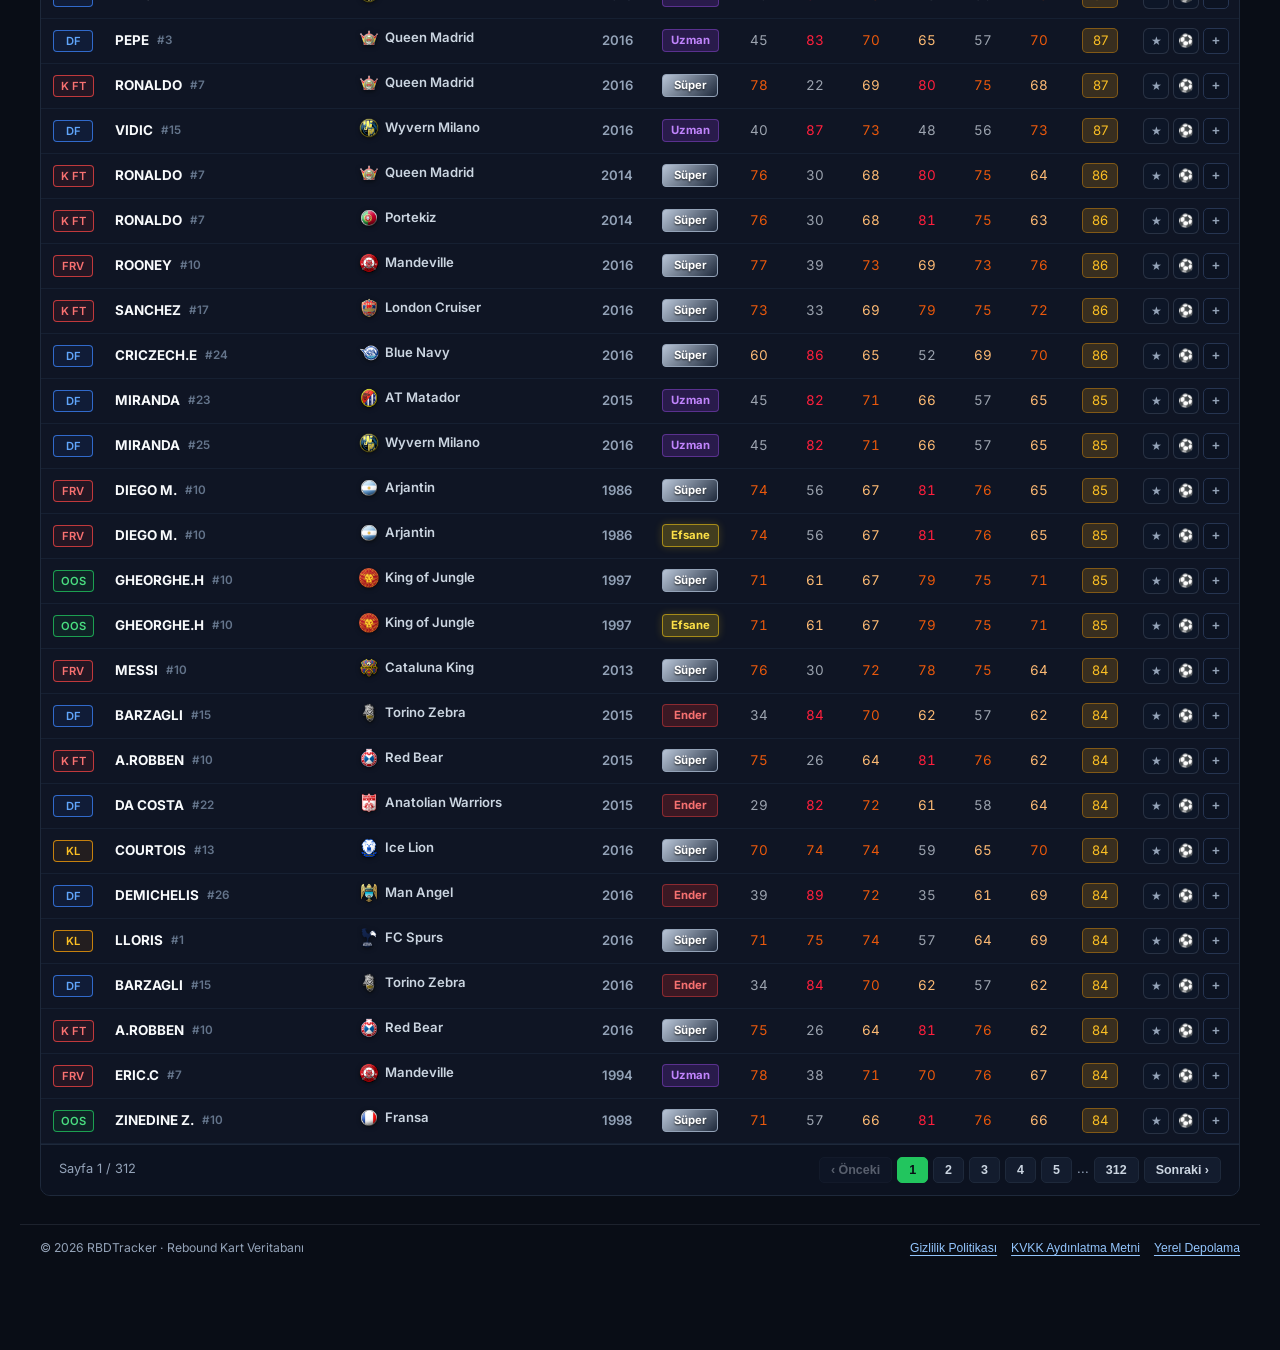
<file: oyuncular.html>
<!DOCTYPE html>
<html lang="tr">
<head>
  <meta charset="UTF-8" />
  <meta name="viewport" content="width=device-width, initial-scale=1.0" />
  <title>RBDTracker — Oyuncular</title>
  <meta name="description" content="Rebound oyuncu kartları veritabanı ve kadro kurucu: 15.583 kart, istatistikler, takım ruhu amblemleri, ekipman simülatörü ve oyuncu karşılaştırma." />
  <meta name="theme-color" content="#38bdf8" />
  <meta property="og:type" content="website" />
  <meta property="og:site_name" content="RBDTracker" />
  <meta property="og:url" content="https://rbdtracker.com.tr/" />
  <meta property="og:title" content="RBDTracker · Rebound Kart Veritabanı" />
  <meta property="og:description" content="Rebound oyuncu kartları veritabanı ve kadro kurucu: 15.583 kart, istatistikler, takım ruhu amblemleri, ekipman simülatörü ve oyuncu karşılaştırma." />
  <meta property="og:image" content="https://rbdtracker.com.tr/assets/og-banner.png" />
  <meta property="og:image:width" content="1200" />
  <meta property="og:image:height" content="630" />
  <meta name="twitter:card" content="summary_large_image" />
  <meta name="twitter:title" content="RBDTracker · Rebound Kart Veritabanı" />
  <meta name="twitter:description" content="Rebound oyuncu kartları veritabanı ve kadro kurucu: 15.583 kart, istatistikler, takım ruhu amblemleri, ekipman simülatörü ve oyuncu karşılaştırma." />
  <meta name="twitter:image" content="https://rbdtracker.com.tr/assets/og-banner.png" />
  <link rel="icon" type="image/png" href="assets/favicon.png" />
  <link rel="apple-touch-icon" href="assets/favicon.png" />
  <link rel="preconnect" href="https://fonts.googleapis.com">
  <link rel="preconnect" href="https://fonts.gstatic.com" crossorigin>
  <link href="https://fonts.googleapis.com/css2?family=Inter:wght@400;500;600;700;800&display=swap" rel="stylesheet">
  <link rel="stylesheet" href="styles.css" />
</head>
<body data-page="players">
  <canvas id="asciiBgCanvas" aria-hidden="true"></canvas>
  <!-- Top Navbar -->
  <header class="navbar">
    <div class="nav-container">
      <div class="nav-left">
        <select id="bgThemeSelect" class="bg-theme-select" title="Arka Plan Teması Seç">
          <option value="cloud-sea">🌅 Bulut Denizi</option>
          <option value="volcano-night">🌋 Yanardağ Gecesi</option>
          <option value="lantern-lake">🏮 Fener Gölü</option>
          <option value="aurora-fjord">🌌 Aurora Fiyort</option>
          <option value="kyoto-dusk">⛩️ Kyoto Akşamı</option>
          <option value="frog">🐸 Kurbağa</option>
          <option value="black-hole">🕳️ Kara Delik</option>
        </select>
        <a href="index.html" class="brand" data-nav="home">
          <img class="brand-logo-img" src="assets/favicon.png" alt="RBD" />
          <span class="brand-rvl">RBD</span><span class="brand-tracker">Tracker</span>
        </a>
        <nav class="nav-links" id="mainNav">
          <a class="nav-link" href="index.html" data-tab="home">Ana Sayfa</a>
          <a class="nav-link active" href="oyuncular.html" data-tab="players">Oyuncular</a>
          <a class="nav-link" href="amblemler.html" data-tab="emblems">Amblemler</a>
          <a class="nav-link" href="ekipmanlar.html" data-tab="equipments">Ekipmanlar</a>
          <a class="nav-link" href="kadro.html" data-tab="squad">Kadro</a>
          <a class="nav-link" href="karsilastirma.html" data-tab="compare">Karşılaştırma</a>
        </nav>
      </div>
      <div class="nav-right">
        <span class="db-badge" id="dbBadge">15.583 Kart</span>
      </div>
    </div>
  </header>

  <main class="main-container">
    <!-- ==================== 0. ANA SAYFA (GİRİŞ) ==================== -->
    <div id="view-home" class="page-view">
      <section class="home-hero">
        <div class="home-logo-wrap">
          <img src="assets/favicon.png" alt="RBDTracker Logo" class="home-hero-logo" width="68" height="68" decoding="async" />
        </div>
        <div class="home-badge">REBOUND VERİTABANI</div>
        <h1 class="home-title"><span>RBD</span>Tracker</h1>
        <p class="home-subtitle">
          1958–2016 sezonlarından 15.583 oyuncu kartını inceleyin, amblem ve ekipman etkilerini hesaplayın, kadronuzu kurup karşılaştırın.
        </p>
        <div class="home-cta-row">
          <a href="oyuncular.html" class="home-cta-primary">⚽ Oyuncular</a>
          <a href="kadro.html" class="home-cta-secondary">🛡️ Kadro Kur</a>
        </div>
      </section>

      <section class="home-theme-banner">
        <div class="home-theme-head">
          <h2>🎨 Arka Plan Teması</h2>
        </div>
        <div class="home-theme-grid" id="homeThemePicker">
          <button type="button" class="home-theme-btn active" data-bg-theme="cloud-sea">
            <span class="ht-emoji">🌅</span>
            <span class="ht-name">Bulut Denizi</span>
          </button>
          <button type="button" class="home-theme-btn" data-bg-theme="volcano-night">
            <span class="ht-emoji">🌋</span>
            <span class="ht-name">Yanardağ Gecesi</span>
          </button>
          <button type="button" class="home-theme-btn" data-bg-theme="lantern-lake">
            <span class="ht-emoji">🏮</span>
            <span class="ht-name">Fener Gölü</span>
          </button>
          <button type="button" class="home-theme-btn" data-bg-theme="aurora-fjord">
            <span class="ht-emoji">🌌</span>
            <span class="ht-name">Aurora Fiyort</span>
          </button>
          <button type="button" class="home-theme-btn" data-bg-theme="kyoto-dusk">
            <span class="ht-emoji">⛩️</span>
            <span class="ht-name">Kyoto Akşamı</span>
          </button>
          <button type="button" class="home-theme-btn" data-bg-theme="frog">
            <span class="ht-emoji">🐸</span>
            <span class="ht-name">Kurbağa</span>
          </button>
          <button type="button" class="home-theme-btn" data-bg-theme="black-hole">
            <span class="ht-emoji">🕳️</span>
            <span class="ht-name">Kara Delik</span>
          </button>
        </div>
      </section>

      <section class="home-nav-grid">
        <a href="oyuncular.html" class="home-nav-card">
          <div class="hnc-icon">🃏</div>
          <div class="hnc-body">
            <h3>Oyuncular</h3>
            <p>15.583 kart arasında arama yapın, 21 alt değere göre filtreleyin, favori listesi oluşturun ve ekipman simülatörüyle maksimum gücü görün.</p>
          </div>
          <span class="hnc-arrow">Sayfaya Git →</span>
        </a>

        <a href="amblemler.html" class="home-nav-card">
          <div class="hnc-icon">🛡️</div>
          <div class="hnc-body">
            <h3>Amblemler</h3>
            <p>Türkiye, Güney/Kuzey Avrupa ve Milli Takımlardan 73 amblemin 1–5★ bonuslarını ve teknik heyet ruhunu inceleyin.</p>
          </div>
          <span class="hnc-arrow">Sayfaya Git →</span>
        </a>

        <a href="ekipmanlar.html" class="home-nav-card">
          <div class="hnc-icon">👟</div>
          <div class="hnc-body">
            <h3>Ekipmanlar</h3>
            <p>90 gerçek Krampon, Bacak ve Kol ekipmanını, 30 set bonusunu ve 22 özel oyun içi beceriyi keşfedin.</p>
          </div>
          <span class="hnc-arrow">Sayfaya Git →</span>
        </a>

        <a href="kadro.html" class="home-nav-card">
          <div class="hnc-icon">⚽</div>
          <div class="hnc-body">
            <h3>Kadro Kurucu</h3>
            <p>16 diziliş, ekipman takma, maliyet limiti, otomatik En İyi 11, yüzen 3D kartlar ve paylaşılabilir kadro linkleri.</p>
          </div>
          <span class="hnc-arrow">Sayfaya Git →</span>
        </a>

        <a href="karsilastirma.html" class="home-nav-card">
          <div class="hnc-icon">📊</div>
          <div class="hnc-body">
            <h3>Karşılaştırma</h3>
            <p>En fazla 4 oyuncuyu radar grafik, kazanan vurgusu, +/- fark tablosu ve amblem etkisiyle yan yana kıyaslayın.</p>
          </div>
          <span class="hnc-arrow">Sayfaya Git →</span>
        </a>
      </section>
    </div>

    <!-- ==================== 1. OYUNCULAR ==================== -->
    <div id="view-players" class="page-view">
      <section class="hero-card">
        <h1 class="hero-title">Rebound Oyuncu Kartları</h1>
        <p class="hero-subtitle">1958–2016 sezonlarından tüm oyuncu kartlarını arayın, filtreleyin ve karşılaştırın.</p>
      </section>

      <section class="filter-panel">
        <div class="filter-top-row">
          <div class="search-box">
            <svg class="search-icon" width="15" height="15" viewBox="0 0 24 24" fill="none" stroke="currentColor" stroke-width="2.2">
              <circle cx="11" cy="11" r="8"></circle>
              <line x1="21" y1="21" x2="16.65" y2="16.65"></line>
            </svg>
            <input type="text" id="searchInput" placeholder="Oyuncu ara..." autocomplete="off" />
            <button id="clearSearchBtn" class="clear-input-btn hidden" title="Aramayı Temizle">✕</button>
          </div>

          <select id="teamSelect" class="filter-select">
            <option value="">Tüm Takımlar</option>
          </select>

          <select id="yearSelect" class="filter-select">
            <option value="">Tüm Yıllar</option>
          </select>

          <select id="sortSelect" class="filter-select">
            <option value="pwr_desc">Sırala: PWR (Yüksek)</option>
            <option value="pwr_asc">Sırala: PWR (Düşük)</option>
            <option value="ofa_desc">Sırala: OFA (Yüksek)</option>
            <option value="def_desc">Sırala: DEF (Yüksek)</option>
            <option value="guc_desc">Sırala: GÜÇ (Yüksek)</option>
            <option value="hiz_desc">Sırala: HIZ (Yüksek)</option>
            <option value="tek_desc">Sırala: TEK (Yüksek)</option>
            <option value="zhn_desc">Sırala: ZHN (Yüksek)</option>
            <option value="total_desc">Sırala: Toplam Stat</option>
            <option value="year_desc">Sırala: Yıl (Yeni)</option>
            <option value="name_asc">Sırala: İsim (A–Z)</option>
          </select>

          <button id="favOnlyBtn" class="btn-outline fav-filter-btn" title="Sadece Favori Oyuncular">
            ★ Favoriler (<span id="favCount">0</span>)
          </button>

          <button id="advFilterBtn" class="btn-outline">
            <svg width="14" height="14" viewBox="0 0 24 24" fill="none" stroke="currentColor" stroke-width="2.2"><line x1="4" y1="21" x2="4" y2="14"/><line x1="4" y1="10" x2="4" y2="3"/><line x1="12" y1="21" x2="12" y2="12"/><line x1="12" y1="8" x2="12" y2="3"/><line x1="20" y1="21" x2="20" y2="16"/><line x1="20" y1="12" x2="20" y2="3"/><line x1="1" y1="14" x2="7" y2="14"/><line x1="9" y1="8" x2="15" y2="8"/><line x1="17" y1="16" x2="23" y2="16"/></svg>
            Detaylı Filtre
          </button>
        </div>

        <div id="advFilterPanel" class="adv-filter-panel hidden">
          <div class="adv-grid">
            <div class="adv-item"><label>Min OFA</label><input type="number" id="minOfa" min="1" max="150" placeholder="0" /></div>
            <div class="adv-item"><label>Min DEF</label><input type="number" id="minDef" min="1" max="150" placeholder="0" /></div>
            <div class="adv-item"><label>Min GÜÇ</label><input type="number" id="minGuc" min="1" max="150" placeholder="0" /></div>
            <div class="adv-item"><label>Min HIZ</label><input type="number" id="minHiz" min="1" max="150" placeholder="0" /></div>
            <div class="adv-item"><label>Min TEK</label><input type="number" id="minTek" min="1" max="150" placeholder="0" /></div>
            <div class="adv-item"><label>Min ZHN</label><input type="number" id="minZhn" min="1" max="150" placeholder="0" /></div>
            <div class="adv-item">
              <label>Hava Durumu</label>
              <select id="weatherSelect" class="filter-select">
                <option value="">Tümü</option>
                <option value="Sunny">☀️ Güneşli</option>
                <option value="Rainy">🌧️ Yağmurlu</option>
                <option value="Snow">❄️ Karlı</option>
                <option value="Cloudy">☁️ Bulutlu</option>
                <option value="None">➖ Yok</option>
              </select>
            </div>
            <div class="adv-item adv-actions">
              <button id="resetAllBtn" class="btn-reset">Filtreleri Sıfırla</button>
            </div>
          </div>
          <div class="adv-sub-section">
            <div class="adv-sub-title">Min Alt Değerler <small>(0 veya boş = filtresiz)</small></div>
            <div id="advSubGrid" class="adv-sub-grid"></div>
          </div>
        </div>

        <div class="filter-pills-row">
          <div class="pill-section pill-section-role">
            <span class="pill-label">MEVKİ</span>
            <div class="pill-group" id="rolePills">
              <button class="pill pill-fw" data-role="GF">GF</button>
              <button class="pill pill-fw" data-role="FRV">FRV</button>
              <button class="pill pill-fw" data-role="K FT">K FT</button>
              <button class="pill pill-mf" data-role="OOS">OOS</button>
              <button class="pill pill-mf" data-role="KNT">KNT</button>
              <button class="pill pill-mf" data-role="OS">OS</button>
              <button class="pill pill-mf" data-role="LBR">LBR</button>
              <button class="pill pill-df" data-role="K DF">K DF</button>
              <button class="pill pill-df" data-role="BEK">BEK</button>
              <button class="pill pill-df" data-role="DF">DF</button>
              <button class="pill pill-df" data-role="LİB">LİB</button>
              <button class="pill pill-gk" data-role="KL">KL</button>
            </div>
          </div>

          <div class="filter-sub-grid">
            <div class="pill-section pill-section-grade">
              <span class="pill-label">KART ENDERLİĞİ</span>
              <div class="pill-group" id="gradePills">
                <button class="pill pill-gold" data-grade="Gold">Efsane</button>
                <button class="pill pill-master" data-grade="Master">Süper</button>
                <button class="pill pill-elite" data-grade="Elite">Uzman</button>
                <button class="pill pill-rare" data-grade="Rare">Ender</button>
                <button class="pill pill-special" data-grade="Special">Özel</button>
                <button class="pill pill-normal" data-grade="Normal">Normal</button>
              </div>
            </div>

            <div class="pill-section pill-section-region">
              <span class="pill-label">BÖLGE</span>
              <div class="pill-group" id="regionPills">
                <button class="pill pill-region" data-region="Güney Avrupa">Güney Avrupa</button>
                <button class="pill pill-region" data-region="Kuzey Avrupa">Kuzey Avrupa</button>
                <button class="pill pill-region" data-region="Türkiye">Türkiye</button>
                <button class="pill pill-region" data-region="Milli Takımlar">Milli Takımlar</button>
              </div>
            </div>
          </div>
        </div>

        <div class="filter-bottom-row">
          <div class="spirit-level-wrap">
            <button id="teamSpiritBtn" class="btn-spirit">
              <svg width="14" height="14" viewBox="0 0 24 24" fill="none" stroke="currentColor" stroke-width="2.2"><path d="M12 22s8-4 8-10V5l-8-3-8 3v7c0 6 8 10 8 10z"/></svg>
              Amblem
              <span id="spiritActiveBadge" class="spirit-badge hidden"></span>
            </button>
          </div>

          <div class="bottom-right-controls">
            <div class="results-counter">
              <span id="resultCountText">15.583 oyuncu bulundu</span>
            </div>
            <div class="level-control">
              <span class="level-label">LEVEL</span>
              <input type="range" id="levelSlider" min="0" max="25" value="0" />
              <span class="level-badge" id="levelValue">0</span>
            </div>
          </div>
        </div>
      </section>

      <section class="table-card">
        <div class="table-responsive">
          <table class="players-table">
            <thead>
              <tr>
                <th class="col-pos">MEVKİ</th>
                <th class="col-name">OYUNCU</th>
                <th class="col-team">TAKIM</th>
                <th class="col-year">YIL</th>
                <th class="col-grade">SEVİYE</th>
                <th class="col-stat" data-sort="ofa">OFA</th>
                <th class="col-stat" data-sort="def">DEF</th>
                <th class="col-stat" data-sort="guc">GÜÇ</th>
                <th class="col-stat" data-sort="hiz">HIZ</th>
                <th class="col-stat" data-sort="tek">TEK</th>
                <th class="col-stat" data-sort="zhn">ZHN</th>
                <th class="col-pwr" data-sort="pwr">PWR <span class="sort-arrow">▼</span></th>
                <th class="col-cmp">KRŞ</th>
              </tr>
            </thead>
            <tbody id="playersTableBody">
              <tr><td colspan="13" class="loading-cell">Veriler yükleniyor...</td></tr>
            </tbody>
          </table>
        </div>

        <div class="pagination-bar">
          <div class="page-info" id="pageInfo">Sayfa 1 / 1</div>
          <div class="page-buttons" id="pageButtons"></div>
        </div>
      </section>
    </div>

    <!-- ==================== 2. AMBLEMLER ==================== -->
    <div id="view-emblems" class="page-view hidden">
      <div class="breadcrumb">Anasayfa / <span>Amblemler</span></div>
      <section class="page-head">
        <h1 class="hero-title">Amblemler</h1>
        <p class="hero-subtitle">Her takım tek kartta listelenir; kart içindeki anahtarla yıllı ve tüm yıllar amblemi arasında geçiş yapılır. Yıldızlara tıklayarak seviye bonuslarını inceleyin.</p>
      </section>

      <section class="filter-panel">
        <div class="emb-filter-block">
          <label class="pill-label">AMBLEM ARA</label>
          <div class="search-box">
            <svg class="search-icon" width="15" height="15" viewBox="0 0 24 24" fill="none" stroke="currentColor" stroke-width="2.2">
              <circle cx="11" cy="11" r="8"></circle><line x1="21" y1="21" x2="16.65" y2="16.65"></line>
            </svg>
            <input type="text" id="embSearchInput" placeholder="Takım ara..." autocomplete="off" />
          </div>
        </div>
        <div class="pill-section">
          <span class="pill-label">BÖLGE</span>
          <div class="pill-group" id="embRegionPills">
            <button class="pill pill-dot-tr" data-emb-region="Türkiye"><span class="dot dot-red"></span>Türkiye</button>
            <button class="pill pill-dot-sa" data-emb-region="Güney Avrupa"><span class="dot dot-blue"></span>Güney Avrupa</button>
            <button class="pill pill-dot-ka" data-emb-region="Kuzey Avrupa"><span class="dot dot-amber"></span>Kuzey Avrupa</button>
            <button class="pill pill-dot-mt" data-emb-region="Milli Takımlar"><span class="dot dot-green"></span>Milli Takımlar</button>
          </div>
        </div>
        <div class="pill-section">
          <span class="pill-label">ENDERLİK</span>
          <div class="pill-group" id="embStarPills">
            <button class="pill emb-star-pill" data-emb-stars="1">★☆☆☆☆</button>
            <button class="pill emb-star-pill" data-emb-stars="2">★★☆☆☆</button>
            <button class="pill emb-star-pill" data-emb-stars="3">★★★☆☆</button>
            <button class="pill emb-star-pill" data-emb-stars="4">★★★★☆</button>
            <button class="pill emb-star-pill active" data-emb-stars="5">★★★★★</button>
          </div>
        </div>
      </section>

      <div id="emblemsGridWrap"></div>
    </div>

    <!-- ==================== 3. EKİPMANLAR ==================== -->
    <div id="view-equipments" class="page-view hidden">
      <div class="breadcrumb">Anasayfa / <span>Ekipmanlar</span></div>
      <section class="page-head">
        <h1 class="hero-title">Ekipmanlar</h1>
        <p class="hero-subtitle">90 ekipman kartı (kol, bacak, krampon), 30 set ve 22 aktif yetenek. Kramponlar aktif yetenek kazandırır; aynı setin kol + bacak + kramponu bir araya gelince her parça kendi statına +1 daha verir.</p>
      </section>

      <section class="filter-panel">
        <label class="pill-label">ARA</label>
        <div class="search-box">
          <svg class="search-icon" width="15" height="15" viewBox="0 0 24 24" fill="none" stroke="currentColor" stroke-width="2.2">
            <circle cx="11" cy="11" r="8"></circle><line x1="21" y1="21" x2="16.65" y2="16.65"></line>
          </svg>
          <input type="text" id="eqSearchInput" placeholder="Ekipman, set, yetenek veya buff ara..." autocomplete="off" />
        </div>
        <span class="eq-count-label" id="eqCountLabel">90 ekipman gösteriliyor</span>
      </section>

      <div class="eq-subtabs" id="eqSubtabs">
        <button class="eq-subtab active" data-eqtab="items">Ekipmanlar</button>
        <button class="eq-subtab" data-eqtab="sets">Setler</button>
        <button class="eq-subtab" data-eqtab="skills">Aktif Yetenekler</button>
      </div>

      <div id="eqSubFilters" class="eq-subfilters">
        <div class="pill-section">
          <span class="pill-label">YER</span>
          <div class="pill-group" id="eqSlotPills">
            <button class="pill" data-eq-slot="Kol">Kol</button>
            <button class="pill" data-eq-slot="Bacak">Bacak</button>
            <button class="pill" data-eq-slot="Krampon">Krampon</button>
          </div>
        </div>
        <div class="pill-section">
          <span class="pill-label">TAKILABİLİR</span>
          <div class="pill-group" id="eqTargetPills">
            <button class="pill" data-eq-target="Saha oyuncusu">Saha oyuncusu</button>
            <button class="pill" data-eq-target="Kaleci">Kaleci</button>
          </div>
        </div>
      </div>

      <div id="equipmentsContent" class="eq-grid"></div>
    </div>

    <!-- ==================== 4. KADRO KURUCU ==================== -->
    <div id="view-squad" class="page-view hidden">
      <div class="breadcrumb">Anasayfa / <span>Kadro</span></div>
      <section class="page-head">
        <h1 class="hero-title">Kadro Kurucu</h1>
        <p class="hero-subtitle">Soldan dizilişi ve amblemi seç, havuzdaki oyunculara tıklayarak veya sürükleyerek sahaya yerleştir; uygun mevkiler parlar, maliyeti ve takım ruhunu takip et.</p>
      </section>

      <div class="squad-layout">
        <!-- Sol Ayar Paneli -->
        <aside class="squad-left">
          <div class="squad-box">
            <div class="squad-box-title">Amblem</div>
            <button id="sqEmblemBtn" class="sq-emblem-pick">
              <span id="sqEmblemText">+ Amblem Seç</span>
            </button>
            <p class="sq-emblem-hint" id="sqEmblemHint">Amblem seçilmedi, + ile amblem seç.</p>
          </div>

          <div class="squad-box">
            <div class="sq-field">
              <label>DİZİLİŞ</label>
              <select id="sqFormation" class="filter-select">
                <option value="4-4-2 A">4-4-2 A</option>
                <option value="4-4-2 B">4-4-2 B</option>
                <option value="4-1-2-1-2">4-1-2-1-2 (Baklava)</option>
                <option value="4-3-3">4-3-3</option>
                <option value="4-3-3 Ofansif">4-3-3 (Ofansif)</option>
                <option value="4-2-3-1">4-2-3-1</option>
                <option value="4-3-2-1">4-3-2-1 (Noel Ağacı)</option>
                <option value="4-3-1-2">4-3-1-2</option>
                <option value="4-5-1">4-5-1</option>
                <option value="4-1-4-1">4-1-4-1</option>
                <option value="3-5-2">3-5-2</option>
                <option value="3-4-3">3-4-3</option>
                <option value="3-4-1-2">3-4-1-2</option>
                <option value="5-3-2">5-3-2</option>
                <option value="5-4-1">5-4-1</option>
                <option value="5-2-3">5-2-3</option>
              </select>
            </div>
            <div class="sq-field">
              <div class="sq-slider-head"><span>DİKEY</span><strong id="sqVertLabel">Temel</strong></div>
              <input type="range" id="sqVertSlider" min="-2" max="2" value="0" />
            </div>
            <div class="sq-field">
              <div class="sq-slider-head"><span>YATAY</span><strong id="sqHorizLabel">Temel</strong></div>
              <input type="range" id="sqHorizSlider" min="-2" max="2" value="0" />
            </div>
          </div>

          <div class="squad-box">
            <div class="sq-stat-line">
              <span>MALİYET</span>
              <div class="sq-cost-wrap">
                <strong id="sqTotalCost" class="sq-big-num">0</strong>
                <span class="sq-cost-sep">/</span>
                <input type="number" id="sqMaxCost" class="sq-max-cost-input" min="0" max="999" placeholder="∞" title="Maksimum Maliyet Limiti (0 = Limitsiz)" />
              </div>
            </div>
            <div class="sq-stat-line"><span>ORT. PWR</span><strong id="sqAvgPwr" class="sq-big-num sq-amber">0</strong></div>
            <div class="sq-stat-line"><span>TOPLAM PWR</span><strong id="sqTotalPwr" class="sq-big-num">0</strong></div>
            <div class="sq-stat-line"><span>KADRO</span><strong id="sqFilledCount">0 / 11</strong></div>
            <div id="sqAvgStats" class="sq-avg-stats"></div>
            <div id="sqWeatherSummary" class="sq-weather-summary"></div>
            <div class="sq-actions">
              <button id="sqAutoFillBtn" class="btn-spirit" title="Seçili diziliş ve ambleme göre en iyi 11'i kur">⚡ En İyi 11</button>
              <button id="sqClearBtn" class="btn-reset">Temizle</button>
            </div>
            <div class="sq-actions" style="margin-top:6px;">
              <button id="sqShareBtn" class="btn-compare-go">Paylaş / Link</button>
              <button id="sqImportBtn" class="btn-outline" title="Paylaşılan kadro kodunu veya JSON'ı yükle">Kod Yükle</button>
            </div>
          </div>

          <!-- Seçili Slot Ekipmanı -->
          <div id="sqSlotEquipBox" class="squad-box hidden">
            <div class="squad-box-head">
              <span class="squad-box-title" id="sqSlotEquipTitle">Slot Ekipmanı</span>
              <button id="sqRemoveSlotBtn" class="btn-slot-remove" title="Oyuncuyu Slottan Çıkar">Çıkar</button>
            </div>
            <div class="sq-equip-selects">
              <div class="sq-field">
                <label>KRAMPON</label>
                <select id="sqEquipCle" class="filter-select"></select>
              </div>
              <div class="sq-field">
                <label>BACAK</label>
                <select id="sqEquipLeg" class="filter-select"></select>
              </div>
              <div class="sq-field">
                <label>KOL</label>
                <select id="sqEquipArm" class="filter-select"></select>
              </div>
            </div>
            <div id="sqEquipSetBadge" class="sq-equip-set-badge hidden"></div>
          </div>

          <!-- Kayıtlı Kadrolar -->
          <div class="squad-box">
            <div class="squad-box-title" style="margin-bottom:8px;">Kayıtlı Kadrolar</div>
            <div class="sq-save-row">
              <input type="text" id="sqSaveName" class="sq-search-input" placeholder="Kadro adı..." autocomplete="off" />
              <button id="sqSaveBtn" class="btn-compare-go">Kaydet</button>
            </div>
            <div class="sq-load-row">
              <select id="sqSavedSelect" class="filter-select">
                <option value="">Kayıtlı kadro yok</option>
              </select>
              <button id="sqLoadBtn" class="btn-outline" title="Seçili kadroyu yükle">Yükle</button>
              <button id="sqDelSavedBtn" class="btn-reset" title="Seçili kaydı sil">Sil</button>
            </div>
          </div>
        </aside>

        <!-- Orta Saha -->
        <section class="squad-pitch-wrap">
          <div class="squad-pitch" id="sqPitch">
            <div class="pitch-markings">
              <div class="pitch-half-line"></div>
              <div class="pitch-center-circle"></div>
              <div class="pitch-box-top"></div>
              <div class="pitch-box-bottom"></div>
            </div>
            <div id="sqSlotsLayer" class="sq-slots-layer"></div>
          </div>
        </section>

        <!-- Sağ Oyuncu Havuzu -->
        <aside class="squad-pool">
          <div class="squad-box-title">Oyuncu Havuzu</div>
          <input type="text" id="sqSearch" class="sq-search-input" placeholder="Oyuncu ara..." autocomplete="off" />

          <div class="sq-pool-toggles">
            <button id="sqAllTeamsBtn" class="pill active">Tüm Takımlar</button>
            <button id="sqEmblemOnlyBtn" class="pill">Seçili Amblem</button>
          </div>

          <div class="pill-group" id="sqRolePills">
            <button class="pill pill-gk" data-sq-role="KL">KL</button>
            <button class="pill pill-df" data-sq-role="LİB">LİB</button>
            <button class="pill pill-df" data-sq-role="DF">DF</button>
            <button class="pill pill-df" data-sq-role="BEK">BEK</button>
            <button class="pill pill-df" data-sq-role="K DF">K DF</button>
            <button class="pill pill-mf" data-sq-role="LBR">LBR</button>
            <button class="pill pill-mf" data-sq-role="OS">OS</button>
            <button class="pill pill-mf" data-sq-role="KNT">KNT</button>
            <button class="pill pill-mf" data-sq-role="OOS">OOS</button>
            <button class="pill pill-fw" data-sq-role="K FT">K FT</button>
            <button class="pill pill-fw" data-sq-role="FRV">FRV</button>
            <button class="pill pill-fw" data-sq-role="GF">GF</button>
          </div>

          <div class="sq-pool-selects">
            <div>
              <label>ENDERLİK</label>
              <select id="sqGrade" class="filter-select">
                <option value="">Tümü</option>
                <option value="Gold">Efsane</option>
                <option value="Master">Süper</option>
                <option value="Elite">Uzman</option>
                <option value="Rare">Ender</option>
                <option value="Special">Özel</option>
                <option value="Normal">Normal</option>
              </select>
            </div>
            <div>
              <label>YIL</label>
              <select id="sqYear" class="filter-select">
                <option value="">Tümü</option>
              </select>
            </div>
          </div>

          <div class="sq-pool-level">
            <span class="level-label">SEVİYE</span>
            <input type="range" id="sqLevelSlider" min="0" max="25" value="0" />
            <span class="level-badge" id="sqLevelVal">0</span>
          </div>

          <div id="sqPoolGrid" class="sq-pool-grid"></div>
        </aside>
      </div>
    </div>

    <!-- ==================== 5. KARŞILAŞTIRMA SAYFASI ==================== -->
    <div id="view-compare" class="page-view hidden">
      <div class="breadcrumb">Anasayfa / <span>Karşılaştırma</span></div>
      <section class="page-head compare-page-head">
        <div>
          <h1 class="hero-title">Oyuncu Karşılaştırma</h1>
          <p class="hero-subtitle">En fazla 4 oyuncuyu yan yana oyun içi kart formatında karşılaştırın. Seviye (0–25) ve Amblem etkilerini anında görebilirsiniz.</p>
        </div>
        <div class="compare-page-controls">
          <button id="cmpEmblemBtn" class="btn-spirit" title="Karşılaştırmaya Amblem Etkisi Ekle">
            <svg width="14" height="14" viewBox="0 0 24 24" fill="none" stroke="currentColor" stroke-width="2.2"><path d="M12 22s8-4 8-10V5l-8-3-8 3v7c0 6 8 10 8 10z"/></svg>
            <span id="cmpEmblemBtnText">Amblem Seç</span>
          </button>
          <div class="level-control">
            <span class="level-label">LEVEL</span>
            <input type="range" id="cmpLevelSlider" min="0" max="25" value="0" />
            <span class="level-badge" id="cmpLevelValue">0</span>
          </div>
          <button id="cmpClearAllBtn" class="btn-reset">Tümünü Temizle</button>
        </div>
      </section>

      <div class="compare-picker-row">
        <div class="search-box">
          <svg class="search-icon" width="15" height="15" viewBox="0 0 24 24" fill="none" stroke="currentColor" stroke-width="2.2">
            <circle cx="11" cy="11" r="8"></circle><line x1="21" y1="21" x2="16.65" y2="16.65"></line>
          </svg>
          <input type="text" id="cmpSearchInput" placeholder="Karşılaştırmaya oyuncu eklemek için ara (örn: Dzeko, Osimhen, Rooney)..." autocomplete="off" />
        </div>
        <div id="cmpSearchResults" class="cmp-search-dropdown hidden"></div>
      </div>

      <div id="compareRadarWrap" class="compare-radar-wrap hidden"></div>
      <div id="compareCardsGrid" class="compare-cards-grid"></div>
      <div id="compareSummaryTable" class="compare-summary-table hidden"></div>
    </div>
  </main>

  <footer class="site-footer">
    <span>© 2026 RBDTracker · Rebound Kart Veritabanı</span>
    <div class="site-footer-links">
      <button type="button" class="footer-legal-btn" data-legal-open="privacy">Gizlilik Politikası</button>
      <button type="button" class="footer-legal-btn" data-legal-open="kvkk">KVKK Aydınlatma Metni</button>
      <button type="button" class="footer-legal-btn" data-legal-open="storage">Yerel Depolama</button>
    </div>
  </footer>

  <!-- Floating Comparison Drawer -->
  <div id="compareBar" class="compare-bar hidden">
    <div class="compare-bar-inner">
      <div class="compare-slots" id="compareSlots"></div>
      <div class="compare-actions">
        <button id="openCompareModalBtn" class="btn-compare-go">Karşılaştır (<span id="compareCount">0</span>)</button>
        <button id="clearCompareBtn" class="btn-compare-clear">Temizle</button>
      </div>
    </div>
  </div>

  <!-- Comparison Modal (Cards View) -->
  <div id="compareModal" class="modal-backdrop hidden">
    <div class="modal-box modal-xl">
      <div class="modal-header">
        <h3>Oyuncu Karşılaştırma</h3>
        <button id="closeCompareModal" class="modal-close">✕</button>
      </div>
      <div class="modal-body" id="compareModalBody"></div>
    </div>
  </div>

  <!-- Amblem Seç Modal -->
  <div id="spiritModal" class="modal-backdrop hidden">
    <div class="modal-box">
      <div class="modal-header">
        <h3>🛡️ Amblem Seç</h3>
        <button id="closeSpiritModal" class="modal-close">✕</button>
      </div>
      <div class="modal-body">
        <p class="modal-desc">Amblemin bölgesini, takımını, yılını ve yıldız sayısını seçin. Amblem efektleri oyuncu kartlarının alt statlarına uygulanır.</p>
        <div class="spirit-grid">
          <div class="spirit-item">
            <label>Bölge</label>
            <select id="emblemLeague" class="filter-select">
              <option value="Güney Avrupa">Güney Avrupa</option>
              <option value="Kuzey Avrupa">Kuzey Avrupa</option>
              <option value="Türkiye">Türkiye</option>
              <option value="Milli Takımlar">Milli Takımlar</option>
            </select>
          </div>
          <div class="spirit-item">
            <label>Takım</label>
            <select id="emblemTeam" class="filter-select hidden"></select>
            <div class="custom-team-select" id="emblemTeamPicker">
              <button type="button" id="emblemTeamTrigger" class="custom-team-trigger">
                <span id="emblemTeamTriggerContent" class="custom-team-trigger-content">Takım seç...</span>
                <span class="custom-team-arrow">▾</span>
              </button>
              <div id="emblemTeamMenu" class="custom-team-menu hidden"></div>
            </div>
          </div>
          <div class="spirit-item">
            <label>Yıl</label>
            <select id="emblemYear" class="filter-select"></select>
          </div>
          <div class="spirit-item">
            <label>Yıldız</label>
            <select id="emblemStars" class="filter-select"></select>
          </div>
        </div>
        <div id="emblemPreview" class="emblem-preview"></div>
        <div class="modal-footer">
          <button id="resetSpiritBtn" class="btn-reset">Amblemi Kaldır</button>
          <button id="applySpiritBtn" class="btn-compare-go">Uygula</button>
        </div>
      </div>
    </div>
  </div>

  <!-- Gizlilik & KVKK Modal -->
  <div id="legalModal" class="modal-backdrop hidden" role="dialog" aria-modal="true" aria-labelledby="legalModalTitle">
    <div class="modal-box">
      <div class="modal-header">
        <h3 id="legalModalTitle">⚖️ Gizlilik Politikası ve KVKK</h3>
        <button id="closeLegalModal" class="modal-close" aria-label="Kapat">✕</button>
      </div>
      <div class="modal-body">
        <div class="legal-tabs" role="tablist">
          <button type="button" class="legal-tab-btn active" data-legal-tab="privacy" role="tab" aria-selected="true">Gizlilik Politikası</button>
          <button type="button" class="legal-tab-btn" data-legal-tab="kvkk" role="tab" aria-selected="false">KVKK Aydınlatma Metni</button>
          <button type="button" class="legal-tab-btn" data-legal-tab="storage" role="tab" aria-selected="false">Çerez &amp; Yerel Depolama</button>
        </div>

        <div class="legal-tab-panel" data-legal-panel="privacy">
          <h4>1. Genel Bilgilendirme</h4>
          <p>RBDTracker (<code>rbdtracker.com.tr</code>), Rebound oyuncu kartları veritabanı, amblem/ekipman simülatörü ve kadro kurucu araçlarını ücretsiz olarak sunan bağımsız bir topluluk platformudur.</p>
          <h4>2. Toplanmayan Veriler</h4>
          <p>Platformumuzda üyelik, giriş sistemi veya form aracılığıyla ad, soyad, e-posta adresi, telefon numarası ya da kimlik belirleyici hiçbir kişisel veri talep edilmez ve sunucularımızda saklanmaz.</p>
          <h4>3. Üçüncü Taraf Kaynaklar</h4>
          <p>Yazı tiplerinin düzgün görüntülenmesi amacıyla Google Fonts (<code>fonts.googleapis.com</code> / <code>fonts.gstatic.com</code>) üzerinden yalnızca stil ve font dosyaları yüklenebilir. Bu istekler sırasında IP adresiniz teknik zorunluluk gereği ilgili CDN sağlayıcısı tarafından işlenebilir.</p>
          <h4>4. Değişiklikler</h4>
          <p>Bu gizlilik politikası gerektiğinde güncellenebilir ve güncel sürüm her zaman bu pencere üzerinden yayınlanır.</p>
        </div>

        <div class="legal-tab-panel hidden" data-legal-panel="kvkk">
          <h4>6698 Sayılı KVKK Kapsamında Aydınlatma Metni</h4>
          <p>İşbu aydınlatma metni, 6698 sayılı Kişisel Verilerin Korunması Kanunu (“KVKK”) uyarınca RBDTracker ziyaretçilerini bilgilendirmek amacıyla hazırlanmıştır.</p>
          <h4>1. Veri İşleme Amacı ve Hukuki Sebep</h4>
          <p>RBDTracker, ziyaretçilerden doğrudan kişisel veri toplamaz. Sitenin temel işlevlerinin (seçilen arka plan teması, favori oyuncular, aktif amblem, karşılaştırma listesi ve kaydedilen kadrolar) çalışabilmesi için yalnızca tarayıcınızın yerel depolama (<code>localStorage</code>) alanı kullanılır. Bu işlem KVKK Madde 5/2-f kapsamında temel hizmetin sunulması için meşru menfaat ve teknik gereklilik çerçevesinde cihazınızda gerçekleşir.</p>
          <h4>2. Verilerin Aktarımı</h4>
          <p>Tarayıcınızda tutulan tercih verileri hiçbir sunucuya gönderilmez, üçüncü kişi veya kurumlarla paylaşılmaz, satılmaz ve reklam/profilleme amacıyla kullanılmaz.</p>
          <h4>3. İlgili Kişinin Hakları (KVKK Madde 11)</h4>
          <ul>
            <li>Kişisel verilerinizin işlenip işlenmediğini öğrenme,</li>
            <li>İşlenmişse buna ilişkin bilgi talep etme,</li>
            <li>Tarayıcınızda saklanan yerel verileri dilediğiniz an tek tıkla veya tarayıcı ayarlarından silme.</li>
          </ul>
        </div>

        <div class="legal-tab-panel hidden" data-legal-panel="storage">
          <h4>Tarayıcı Yerel Depolama (LocalStorage) Kullanımı</h4>
          <p>RBDTracker, reklam veya takip çerezi (cookie) kullanmaz. Yalnızca aşağıdaki tercihler cihazınızın tarayıcısında saklanır:</p>
          <ul>
            <li><code>rbd_bg_theme</code> — Seçtiğiniz arka plan teması</li>
            <li><code>rbd_favorites</code> — Favori oyuncu listesi</li>
            <li><code>rbd_emblem</code> — Seçili takım amblemi</li>
            <li><code>rbd_compare_list</code> — Karşılaştırma listesindeki oyuncular</li>
            <li><code>rbd_squad_*</code> — Kurduğunuz ve kaydettiğiniz kadrolar</li>
            <li><code>rbd_kvkk_ack</code> — Bilgilendirme çubuğu onay durumu</li>
          </ul>
          <div class="legal-actions-row">
            <button type="button" id="clearLocalDataBtn" class="btn-danger-outline">Yerel Verileri Temizle</button>
            <span id="clearLocalDataStatus" class="legal-clear-status hidden"></span>
          </div>
        </div>
      </div>
    </div>
  </div>

  <!-- KVKK / Gizlilik Bilgilendirme Çubuğu -->
  <div id="kvkkBanner" class="kvkk-banner hidden" role="region" aria-label="Gizlilik ve KVKK Bilgilendirmesi">
    <div class="kvkk-banner-text">
      <strong>Gizlilik &amp; KVKK:</strong> RBDTracker kişisel veri toplamaz; yalnızca tema, favori ve kadro tercihlerinizi tarayıcınızda saklar.
    </div>
    <div class="kvkk-banner-actions">
      <button type="button" class="kvkk-btn-link" data-legal-open="kvkk">Gizlilik &amp; KVKK</button>
      <button type="button" id="kvkkAcceptBtn" class="kvkk-btn-accept">Anladım</button>
    </div>
  </div>

  <!-- Çoklu Yüzen Oyuncu Kartları Konteyneri -->
  <div id="floatingCardsLayer"></div>

  <script src="players-data.js"></script>
  <script src="emblems-data.js"></script>
  <script src="equipments-data.js"></script>
  <script src="ascii-bg.js"></script>
  <script src="app.js"></script>
</body>
</html>
</file>
<file: styles.css>
html {
  scroll-behavior: smooth;
}

:root {
  --bg-body: #090d16;
  --bg-card: #111827;
  --bg-card-alt: #0f1624;
  --bg-input: #0b111e;
  --bg-hover: #172033;
  --border-color: #1e293b;
  --border-subtle: #162032;
  --text-main: #f1f5f9;
  --text-muted: #94a3b8;
  --text-dim: #64748b;
  --accent-green: #22c55e;
  --accent-blue: #3b82f6;
  --accent-amber: #f59e0b;
  --accent-red: #ef4444;
  --accent-purple: #a855f7;
  --accent-cyan: #06b6d4;
}

* {
  box-sizing: border-box;
  margin: 0;
  padding: 0;
}

body {
  font-family: 'Inter', -apple-system, BlinkMacSystemFont, "Segoe UI", Roboto, sans-serif;
  background-color: var(--bg-body);
  color: var(--text-main);
  line-height: 1.45;
  min-height: 100vh;
  padding-bottom: 80px;
}

/* Navbar */
.navbar {
  background-color: #0b101b;
  border-bottom: 1px solid var(--border-color);
  position: sticky;
  top: 0;
  z-index: 100;
}

.nav-container {
  max-width: 1240px;
  margin: 0 auto;
  padding: 0 20px;
  height: 54px;
  display: flex;
  align-items: center;
  justify-content: space-between;
}

.nav-left {
  display: flex;
  align-items: center;
  gap: 24px;
}

.brand {
  display: flex;
  align-items: center;
  gap: 8px;
  text-decoration: none;
  font-weight: 800;
  font-size: 1.15rem;
  letter-spacing: -0.02em;
}

.brand-icon {
  font-size: 1.15rem;
}

.brand-logo-img {
  width: 24px;
  height: 24px;
  border-radius: 6px;
  object-fit: cover;
  border: 1px solid rgba(125, 211, 252, 0.45);
  box-shadow: 0 0 10px rgba(56, 189, 248, 0.25);
}

.brand-rvl {
  color: var(--accent-green);
}

.brand-tracker {
  color: #ffffff;
}

.nav-links {
  display: flex;
  align-items: center;
  gap: 6px;
}

.nav-link {
  display: inline-flex;
  align-items: center;
  gap: 6px;
  padding: 6px 12px;
  border-radius: 6px;
  font-size: 0.84rem;
  font-weight: 600;
  color: var(--text-muted);
  text-decoration: none;
  transition: all 0.15s ease;
}

.nav-link.active,
.nav-link:hover {
  color: var(--accent-green);
  background: rgba(34, 197, 94, 0.1);
}

.db-badge {
  font-size: 0.76rem;
  font-weight: 600;
  color: var(--text-muted);
  background: var(--bg-card);
  border: 1px solid var(--border-color);
  padding: 4px 10px;
  border-radius: 999px;
}

/* Main Container */
.main-container {
  max-width: 1240px;
  margin: 22px auto;
  padding: 0 20px;
  display: flex;
  flex-direction: column;
  gap: 16px;
}

/* Hero Banner */
.hero-card {
  background: linear-gradient(135deg, #111b2e 0%, #0d1424 100%);
  border: 1px solid var(--border-color);
  border-radius: 10px;
  padding: 20px 24px;
}

.hero-title {
  font-size: 1.35rem;
  font-weight: 800;
  color: #ffffff;
  letter-spacing: -0.02em;
  margin-bottom: 4px;
}

.hero-subtitle {
  font-size: 0.85rem;
  color: var(--text-muted);
}

/* Filter Panel */
.filter-panel {
  position: relative;
  z-index: 40;
  background-color: var(--bg-card);
  border: 1px solid var(--border-color);
  border-radius: 10px;
  padding: 16px 20px;
  display: flex;
  flex-direction: column;
  gap: 14px;
}

.filter-top-row {
  display: grid;
  grid-template-columns: 1.5fr 1fr 0.8fr 1fr auto;
  gap: 10px;
  align-items: center;
}

.search-box {
  position: relative;
  display: flex;
  align-items: center;
}

.search-icon {
  position: absolute;
  left: 12px;
  color: var(--text-dim);
  pointer-events: none;
}

.search-box input {
  width: 100%;
  background: var(--bg-input);
  border: 1px solid var(--border-color);
  color: var(--text-main);
  padding: 8px 32px 8px 35px;
  border-radius: 7px;
  font-size: 0.85rem;
  outline: none;
  transition: border-color 0.15s;
}

.search-box input:focus {
  border-color: var(--accent-blue);
}

.clear-input-btn {
  position: absolute;
  right: 8px;
  background: none;
  border: none;
  color: var(--text-dim);
  cursor: pointer;
  font-size: 0.85rem;
  padding: 2px 5px;
}

.clear-input-btn:hover {
  color: var(--text-main);
}

.filter-select {
  background: var(--bg-input);
  border: 1px solid var(--border-color);
  color: var(--text-main);
  padding: 8px 11px;
  border-radius: 7px;
  font-size: 0.84rem;
  outline: none;
  cursor: pointer;
}

.filter-select:focus {
  border-color: var(--accent-blue);
}

.btn-outline {
  display: inline-flex;
  align-items: center;
  gap: 6px;
  background: var(--bg-input);
  border: 1px solid var(--border-color);
  color: var(--text-muted);
  padding: 8px 13px;
  border-radius: 7px;
  font-size: 0.83rem;
  font-weight: 600;
  cursor: pointer;
  white-space: nowrap;
  transition: all 0.15s;
}

.btn-outline:hover,
.btn-outline.active {
  color: #fff;
  border-color: var(--accent-blue);
  background: rgba(59, 130, 246, 0.12);
}

/* Detailed Filter */
.adv-filter-panel {
  border-top: 1px solid var(--border-color);
  padding-top: 12px;
}

.adv-grid {
  display: grid;
  grid-template-columns: repeat(8, 1fr);
  gap: 10px;
  align-items: end;
}

.adv-item {
  display: flex;
  flex-direction: column;
  gap: 4px;
}

.adv-item label {
  font-size: 0.72rem;
  font-weight: 700;
  color: var(--text-muted);
  text-transform: uppercase;
}

.adv-item input {
  background: var(--bg-input);
  border: 1px solid var(--border-color);
  color: var(--text-main);
  padding: 7px 9px;
  border-radius: 6px;
  font-size: 0.83rem;
  width: 100%;
}

.btn-reset {
  background: rgba(239, 68, 68, 0.12);
  border: 1px solid rgba(239, 68, 68, 0.35);
  color: #f87171;
  padding: 7px 12px;
  border-radius: 6px;
  font-size: 0.8rem;
  font-weight: 600;
  cursor: pointer;
  transition: all 0.15s;
}

.btn-reset:hover {
  background: rgba(239, 68, 68, 0.22);
}

/* Pills Row */
.filter-pills-row {
  display: flex;
  flex-direction: column;
  gap: 10px;
  padding-top: 6px;
}

.filter-sub-grid {
  display: grid;
  grid-template-columns: repeat(auto-fit, minmax(300px, 1fr));
  gap: 10px;
}

.pill-section {
  display: flex;
  align-items: center;
  gap: 10px;
  flex-wrap: wrap;
  background: rgba(12, 19, 34, 0.72);
  border: 1px solid rgba(51, 65, 85, 0.45);
  border-radius: 8px;
  padding: 8px 12px;
}

.pill-label {
  font-size: 0.68rem;
  font-weight: 700;
  color: #94a3b8;
  letter-spacing: 0.06em;
  min-width: 48px;
}

.pill-group {
  display: flex;
  align-items: center;
  gap: 5px;
  flex-wrap: wrap;
}

.pill {
  background: rgba(15, 23, 42, 0.9);
  border: 1px solid #1e293b;
  color: #94a3b8;
  font-size: 0.73rem;
  font-weight: 600;
  padding: 4px 10px;
  border-radius: 6px;
  cursor: pointer;
  transition: border-color 0.14s ease, background-color 0.14s ease, color 0.14s ease;
}

.pill:hover {
  color: #fff;
  border-color: #334155;
}

/* Role pill colors (unselected border + active fill) */
.pill-fw {
  border-color: rgba(239, 68, 68, 0.65);
}
.pill-fw:hover {
  border-color: #ef4444;
}
.pill-fw.active {
  background: #dc2626;
  border-color: #ef4444;
  color: #fff;
}

.pill-mf {
  border-color: rgba(34, 197, 94, 0.65);
}
.pill-mf:hover {
  border-color: #22c55e;
}
.pill-mf.active {
  background: #16a34a;
  border-color: #22c55e;
  color: #fff;
}

.pill-df {
  border-color: rgba(59, 130, 246, 0.65);
}
.pill-df:hover {
  border-color: #3b82f6;
}
.pill-df.active {
  background: #2563eb;
  border-color: #3b82f6;
  color: #fff;
}

.pill-gk {
  border-color: rgba(245, 158, 11, 0.65);
}
.pill-gk:hover {
  border-color: #f59e0b;
}
.pill-gk.active {
  background: #d97706;
  border-color: #f59e0b;
  color: #fff;
}

/* Card Grade pill colors (unselected border + active fill) */
.pill-gold {
  border-color: rgba(253, 224, 71, 0.65);
}
.pill-gold:hover {
  border-color: #fde047;
}
.pill-gold.active {
  background: linear-gradient(135deg, #f59e0b, #eab308);
  border-color: #fde047;
  color: #090d16;
}

.pill-master {
  border-color: rgba(185, 198, 216, 0.65);
}
.pill-master:hover {
  border-color: #b9c6d8;
}
.pill-master.active {
  background: linear-gradient(135deg, #b9c6d8 0%, #1E293B 100%);
  border-color: #b9c6d8;
  color: #ffffff;
  text-shadow: 0 1px 2px rgba(0, 0, 0, 0.7);
}

.pill-elite {
  border-color: rgba(168, 85, 247, 0.65);
}
.pill-elite:hover {
  border-color: #a855f7;
}
.pill-elite.active {
  background: #7e22ce;
  border-color: #a855f7;
  color: #fff;
}

.pill-rare {
  border-color: rgba(239, 68, 68, 0.65);
}
.pill-rare:hover {
  border-color: #ef4444;
}
.pill-rare.active {
  background: #dc2626;
  border-color: #ef4444;
  color: #fff;
}

.pill-special {
  border-color: rgba(249, 115, 22, 0.65);
}
.pill-special:hover {
  border-color: #f97316;
}
.pill-special.active {
  background: #ea580c;
  border-color: #f97316;
  color: #fff;
}

.pill-normal {
  border-color: rgba(148, 163, 184, 0.55);
}
.pill-normal:hover {
  border-color: #94a3b8;
}
.pill-normal.active {
  background: #475569;
  border-color: #94a3b8;
  color: #fff;
}

.pill-region {
  border-color: rgba(56, 189, 248, 0.65);
}
.pill-region:hover {
  border-color: #38bdf8;
}
.pill-region.active {
  background: #0284c7;
  border-color: #38bdf8;
  color: #fff;
}

/* Filter Bottom Row */
.filter-bottom-row {
  display: flex;
  align-items: center;
  justify-content: space-between;
  border-top: 1px solid var(--border-subtle);
  padding-top: 12px;
  flex-wrap: wrap;
  gap: 12px;
}

.spirit-level-wrap {
  display: flex;
  align-items: center;
  gap: 18px;
  flex-wrap: wrap;
}

.bottom-right-controls {
  display: flex;
  align-items: center;
  gap: 18px;
  flex-wrap: wrap;
}

.btn-spirit {
  display: inline-flex;
  align-items: center;
  gap: 6px;
  background: #131c2e;
  border: 1px solid #263552;
  color: #cbd5e1;
  padding: 6px 12px;
  border-radius: 6px;
  font-size: 0.78rem;
  font-weight: 600;
  cursor: pointer;
  transition: all 0.15s;
}

.btn-spirit:hover {
  border-color: var(--accent-amber);
  color: #fff;
}

.spirit-badge {
  background: var(--accent-amber);
  color: #090d16;
  font-weight: 800;
  font-size: 0.7rem;
  padding: 1px 6px;
  border-radius: 99px;
}

.level-control {
  display: flex;
  align-items: center;
  gap: 9px;
}

.level-label {
  font-size: 0.72rem;
  font-weight: 800;
  color: var(--text-dim);
  letter-spacing: 0.05em;
}

#levelSlider {
  width: 120px;
  accent-color: var(--accent-green);
  cursor: pointer;
}

.level-badge {
  background: #1e293b;
  color: #f8fafc;
  font-size: 0.76rem;
  font-weight: 700;
  padding: 2px 8px;
  border-radius: 5px;
  min-width: 28px;
  text-align: center;
}

.results-counter {
  font-size: 0.8rem;
  color: var(--text-muted);
  font-weight: 500;
}

/* Table Card */
.table-card {
  background-color: var(--bg-card);
  border: 1px solid var(--border-color);
  border-radius: 10px;
  overflow: hidden;
}

.table-responsive {
  width: 100%;
  overflow-x: auto;
}

.players-table {
  width: 100%;
  border-collapse: collapse;
  text-align: left;
  font-size: 0.84rem;
}

.players-table thead tr {
  background-color: #0c1220;
  border-bottom: 1px solid var(--border-color);
}

.players-table th {
  padding: 11px 10px;
  font-size: 0.72rem;
  font-weight: 800;
  color: var(--text-dim);
  letter-spacing: 0.04em;
  user-select: none;
  white-space: nowrap;
}

.players-table th[data-sort] {
  cursor: pointer;
  text-align: center;
}

.players-table th[data-sort]:hover {
  color: var(--text-main);
}

.col-pos {
  width: 64px;
  text-align: center !important;
}

.col-name {
  min-width: 170px;
}

.col-team {
  min-width: 165px;
}

.col-year {
  width: 64px;
  text-align: center !important;
}

.col-grade {
  width: 82px;
  text-align: center !important;
}

.col-stat {
  width: 56px;
  text-align: center !important;
}

.col-pwr {
  width: 66px;
  text-align: center !important;
  color: var(--accent-amber) !important;
}

.col-cmp {
  width: 50px;
  text-align: center !important;
}

.player-row {
  border-bottom: 1px solid var(--border-subtle);
  cursor: pointer;
  transition: background-color 0.1s ease;
}

.player-row:hover {
  background-color: var(--bg-hover);
}

.player-row.expanded {
  background-color: #162136;
}

.player-row td {
  padding: 9px 10px;
  vertical-align: middle;
  white-space: nowrap;
}

.cell-center {
  text-align: center;
}

/* Position Badges in Table */
.pos-badge {
  display: inline-block;
  font-size: 0.7rem;
  font-weight: 600;
  padding: 2px 7px;
  border-radius: 4px;
  min-width: 40px;
  text-align: center;
}

.pos-fw {
  background: rgba(220, 38, 38, 0.10);
  border: 1.5px solid rgba(239, 68, 68, 0.78);
  color: #f87171;
}

.pos-mf {
  background: rgba(22, 163, 74, 0.10);
  border: 1.5px solid rgba(34, 197, 94, 0.78);
  color: #4ade80;
}

.pos-df {
  background: rgba(37, 99, 235, 0.10);
  border: 1.5px solid rgba(59, 130, 246, 0.78);
  color: #60a5fa;
}

.pos-gk {
  background: rgba(217, 119, 6, 0.10);
  border: 1.5px solid rgba(245, 158, 11, 0.78);
  color: #fbbf24;
}

/* Player Name Cell */
.player-name-wrap {
  display: flex;
  align-items: center;
  gap: 8px;
}

.player-name-text {
  font-weight: 700;
  color: #f8fafc;
}

.player-num {
  font-size: 0.73rem;
  color: var(--text-dim);
  font-weight: 600;
}

/* Team Cell */
.team-main {
  font-weight: 600;
  color: #cbd5e1;
  font-size: 0.82rem;
}

.team-sub {
  font-size: 0.72rem;
  color: var(--text-dim);
  margin-left: 4px;
}

/* Year Cell */
.year-text {
  color: var(--text-muted);
  font-weight: 600;
  font-size: 0.82rem;
}

/* Grade Badges in Table */
.grade-badge {
  display: inline-block;
  font-size: 0.71rem;
  font-weight: 700;
  padding: 2px 8px;
  border-radius: 4px;
  min-width: 56px;
  text-align: center;
}

.grade-Gold {
  background: rgba(250, 204, 21, 0.22);
  color: #fde047;
  border: 1px solid rgba(250, 204, 21, 0.55);
  box-shadow: 0 0 8px rgba(250, 204, 21, 0.2);
}

.grade-Master {
  background: linear-gradient(135deg, #b9c6d8 0%, #1E293B 100%);
  color: #ffffff;
  border: 1px solid #94a3b8;
  text-shadow: 0 1px 2px rgba(0, 0, 0, 0.75);
}

.grade-Elite {
  background: rgba(147, 51, 234, 0.2);
  color: #c084fc;
  border: 1px solid rgba(168, 85, 247, 0.4);
}

.grade-Rare {
  background: rgba(220, 38, 38, 0.22);
  color: #f87171;
  border: 1px solid rgba(239, 68, 68, 0.45);
}

.grade-Special {
  background: rgba(234, 88, 12, 0.22);
  color: #fb923c;
  border: 1px solid rgba(249, 115, 22, 0.45);
}

.grade-Normal {
  background: rgba(100, 116, 139, 0.25);
  color: #94a3b8;
  border: 1px solid rgba(148, 163, 184, 0.35);
}

/* Stat Value Coloring */
.stat-cell {
  text-align: center;
  font-weight: 400;
  font-variant-numeric: tabular-nums;
}

.stat-s {
  color: #b45cff;
  font-weight: 400;
}

/* 90+ mor */
.stat-a {
  color: #ff1f3d;
  font-weight: 400;
}

/* 80-89 parlak canlÄ± kÄ±rmÄ±zÄ± */
.stat-b {
  color: #ea580c;
}

/* 70-79 koyu turuncu */
.stat-c {
  color: #fdba74;
}

/* 60-69 aÃ§Ä±k turuncu */
.stat-d {
  color: #9ca3af;
}

/* <60 gri */

/* PWR Pill */
.pwr-pill {
  display: inline-block;
  font-weight: 400;
  font-size: 0.82rem;
  padding: 2px 8px;
  border-radius: 5px;
  min-width: 36px;
  text-align: center;
}

.pwr-high {
  background: rgba(245, 158, 11, 0.18);
  color: #fbbf24;
  border: 1px solid rgba(245, 158, 11, 0.4);
}

.pwr-mid {
  background: rgba(34, 197, 94, 0.15);
  color: #4ade80;
  border: 1px solid rgba(34, 197, 94, 0.35);
}

.pwr-low {
  background: rgba(148, 163, 184, 0.12);
  color: #cbd5e1;
  border: 1px solid rgba(148, 163, 184, 0.25);
}

/* Compare Button in Row */
.btn-cmp-row {
  background: #0c1322;
  border: 1px solid #263552;
  color: #94a3b8;
  width: 26px;
  height: 26px;
  border-radius: 5px;
  font-weight: 700;
  cursor: pointer;
  transition: all 0.12s;
}

.btn-cmp-row:hover {
  border-color: var(--accent-green);
  color: #fff;
}

.btn-cmp-row.selected {
  background: var(--accent-green);
  border-color: var(--accent-green);
  color: #090d16;
}

/* Expanded Detail Row (In-Game Goley/Rebound Popup Style) */
.detail-row td {
  background-color: #0b111e;
  padding: 18px 24px;
  border-bottom: 1px solid var(--border-color);
}

.detail-popup-wrap {
  display: flex;
  align-items: flex-start;
  gap: 28px;
  flex-wrap: wrap;
}

.goley-card-popup {
  width: 320px;
  border: 2px solid #cbd5e1;
  border-radius: 10px;
  overflow: hidden;
  background: #2b2d30;
  box-shadow: 0 10px 28px rgba(0, 0, 0, 0.65), inset 0 1px 0 rgba(255, 255, 255, 0.25);
  font-family: 'Inter', Tahoma, sans-serif;
  user-select: none;
}

/* Header Gradients by Card Grade */
.goley-card-header {
  position: relative;
  color: #ffffff;
}

.goley-header-Rare {
  background: linear-gradient(180deg, #d94844 0%, #b11f1b 66%, #820c09 100%);
}

.goley-header-Master {
  background: linear-gradient(180deg, #b9c6d8 0%, #4b5c73 64%, #1E293B 100%);
}

.goley-header-Elite {
  background: linear-gradient(180deg, #9333ea 0%, #6b21a8 66%, #4a1278 100%);
}

.goley-header-Special {
  background: linear-gradient(180deg, #f97316 0%, #c2410c 66%, #8c2706 100%);
}

.goley-header-Normal {
  background: linear-gradient(180deg, #64748b 0%, #3b4758 66%, #242c38 100%);
}

.goley-header-Gold {
  background: linear-gradient(180deg, #facc15 0%, #ca8a04 66%, #784505 100%);
}

.goley-header-top {
  display: flex;
  align-items: flex-start;
  justify-content: space-between;
  padding: 10px 14px 8px 14px;
  gap: 10px;
}

.goley-title-block {
  display: flex;
  flex-direction: column;
  gap: 2px;
}

.goley-yr-name {
  font-size: 1.08rem;
  font-weight: 800;
  color: #ffffff;
  letter-spacing: 0.01em;
  text-shadow: 0 2px 3px rgba(0, 0, 0, 0.7);
}

.goley-club-name {
  font-size: 0.88rem;
  font-weight: 700;
  color: #f8fafc;
  text-shadow: 0 1px 3px rgba(0, 0, 0, 0.7);
}

.goley-icons-right {
  display: flex;
  align-items: center;
  gap: 8px;
}

/* Jersey Shirt with Squad Number */
.goley-jersey-icon {
  position: relative;
  width: 34px;
  height: 30px;
  display: flex;
  align-items: center;
  justify-content: center;
}

.goley-jersey-icon svg {
  width: 34px;
  height: 30px;
  filter: drop-shadow(0 1px 2px rgba(0, 0, 0, 0.55));
}

.goley-jersey-num {
  position: absolute;
  top: 7px;
  font-size: 0.74rem;
  font-weight: 900;
  color: #18181b;
  letter-spacing: -0.03em;
}

/* Left / Right Foot Icons */
.goley-feet-icon {
  display: flex;
  align-items: center;
  gap: 2px;
  filter: drop-shadow(0 1px 2px rgba(0, 0, 0, 0.5));
}

.goley-foot-svg {
  width: 12px;
  height: 26px;
}

.goley-foot-active {
  fill: #ffffff;
}

.goley-foot-dim {
  fill: rgba(255, 255, 255, 0.32);
}

.goley-header-sub {
  background: rgba(0, 0, 0, 0.28);
  border-top: 1px solid rgba(255, 255, 255, 0.14);
  padding: 5px 14px;
  font-size: 0.85rem;
  font-weight: 700;
  color: #d1d5db;
  text-shadow: 0 1px 2px rgba(0, 0, 0, 0.75);
}

/* 2-Column 18/21 Sub-Stats Table inside Card */
.goley-stats-grid {
  display: grid;
  grid-template-columns: 1fr 1fr;
  background: #2b2d30;
  position: relative;
  padding: 6px 0;
  border-top: 1px solid #18191c;
  border-bottom: 1px solid #18191c;
}

.goley-stats-grid::after {
  content: "";
  position: absolute;
  top: 6px;
  bottom: 6px;
  left: 50%;
  width: 2px;
  background: #1d1f22;
  box-shadow: 1px 0 0 rgba(255, 255, 255, 0.06);
  transform: translateX(-50%);
}

.goley-stat-item {
  display: flex;
  align-items: center;
  justify-content: space-between;
  padding: 3.5px 16px;
  font-size: 0.84rem;
}

.goley-stat-item:nth-child(4n + 1),
.goley-stat-item:nth-child(4n + 2) {
  background: rgba(255, 255, 255, 0.025);
}

.goley-stat-label {
  color: #f1f5f9;
  font-weight: 700;
  text-shadow: 0 1px 2px rgba(0, 0, 0, 0.8);
}

.goley-stat-num {
  font-weight: 800;
  font-variant-numeric: tabular-nums;
  text-shadow: 0 1px 2px rgba(0, 0, 0, 0.85);
}

/* Sub-stat number colors (in-game popup) */
.gstat-gray {
  color: #9ca3af;
}

/* < 60 */
.gstat-lorange {
  color: #fde68a;
}

/* 60 - 69 aÃ§Ä±k turuncu / sarÄ±-turuncu */
.gstat-dorange {
  color: #fb923c;
}

/* 70 - 79 daha aÃ§Ä±k turuncu */
.gstat-red {
  color: #c81e1e;
}

/* 80 - 89 koyu kÄ±rmÄ±zÄ± */
.gstat-purple {
  color: #b45cff;
}

/* 90+ mor */

.goley-stat-plus {
  font-size: 0.66rem;
  font-weight: 700;
  color: #4ade80;
  margin-right: 5px;
  vertical-align: 1px;
}

.goley-stat-diff-pos {
  font-size: 0.68rem;
  font-weight: 800;
  color: #4ade80;
  margin-right: 5px;
  vertical-align: 1px;
}

.goley-stat-diff-neg {
  font-size: 0.68rem;
  font-weight: 800;
  color: #ff4d4f;
  margin-right: 5px;
  vertical-align: 1px;
}

/* ===== SÃ¼per (Master) holografik gÃ¶kkuÅŸaÄŸÄ± baÅŸlÄ±k ===== */
.goley-header-Master {
  position: relative;
  overflow: hidden;
  background: linear-gradient(115deg,
      #ff9ad5 0%,
      #ffe27a 14%,
      #b8f58a 28%,
      #7ef0d8 42%,
      #8fc8ff 56%,
      #c9a4ff 70%,
      #ff9ad5 84%,
      #ffe27a 100%);
  background-size: 300% 300%;
  animation: holoShift 6s ease-in-out infinite;
}

.goley-header-Master>* {
  position: relative;
  z-index: 2;
}

.goley-header-Master .holo-hex,
.goley-header-Master .holo-shine {
  position: absolute;
  inset: 0;
  pointer-events: none;
}

/* AltÄ±gen (petek) doku */
.goley-header-Master .holo-hex {
  z-index: 1;
  opacity: 0.45;
  mix-blend-mode: soft-light;
  background-image: url("data:image/svg+xml,%3Csvg xmlns='http://www.w3.org/2000/svg' width='24' height='41.57' viewBox='0 0 24 41.57'%3E%3Cg fill='none' stroke='%23ffffff' stroke-width='1.6'%3E%3Cpath d='M12 0 L24 6.93 L24 20.78 L12 27.71 L0 20.78 L0 6.93 Z'/%3E%3Cpath d='M0 34.64 L12 27.71 L24 34.64 L24 48.5'/%3E%3C/g%3E%3C/svg%3E");
  background-size: 18px 31px;
  animation: holoHexPulse 3.5s ease-in-out infinite;
}

/* SÃ¼rekli akan parlama dalgasÄ± */
.goley-header-Master .holo-shine {
  z-index: 1;
  background: linear-gradient(100deg,
      transparent 0%,
      transparent 35%,
      rgba(255, 255, 255, 0.65) 48%,
      rgba(255, 255, 255, 0.15) 55%,
      transparent 65%,
      transparent 100%);
  background-size: 250% 100%;
  animation: holoSweep 2.8s linear infinite;
  mix-blend-mode: overlay;
}

.goley-header-Master .goley-yr-name,
.goley-header-Master .goley-club-name {
  color: #ffffff;
  text-shadow: 0 1px 2px rgba(0, 0, 0, 0.85), 0 0 6px rgba(0, 0, 0, 0.45);
}

.goley-header-Master .goley-header-sub {
  background: rgba(15, 23, 42, 0.42);
  color: #f8fafc;
  border-top: 1px solid rgba(255, 255, 255, 0.35);
}

@keyframes holoShift {
  0% {
    background-position: 0% 50%;
  }

  50% {
    background-position: 100% 50%;
  }

  100% {
    background-position: 0% 50%;
  }
}

@keyframes holoSweep {
  0% {
    background-position: 150% 0;
  }

  100% {
    background-position: -100% 0;
  }
}

@keyframes holoHexPulse {

  0%,
  100% {
    opacity: 0.30;
  }

  50% {
    opacity: 0.60;
  }
}

/* ===== Amblem modal ===== */
.spirit-item select.filter-select {
  width: 100%;
}

.emblem-preview {
  margin-top: 16px;
  display: flex;
  flex-direction: column;
  gap: 12px;
}

.emb-eff-list {
  display: flex;
  flex-direction: column;
  gap: 4px;
}

.emb-eff-row {
  display: flex;
  align-items: center;
  gap: 12px;
  padding: 6px 10px;
  border-radius: 6px;
  background: #0b111e;
  border: 1px solid var(--border-subtle);
  font-size: 0.8rem;
  color: var(--text-dim);
}

.emb-eff-row.active {
  color: #f8fafc;
  border-color: rgba(245, 158, 11, 0.45);
  background: rgba(245, 158, 11, 0.08);
}

.emb-eff-star {
  min-width: 70px;
  color: #475569;
  letter-spacing: 1px;
}

.emb-eff-row.active .emb-eff-star {
  color: #fbbf24;
}

.emb-total-grid {
  display: grid;
  grid-template-columns: repeat(6, 1fr);
  gap: 6px;
}

.emb-total-cell {
  display: flex;
  flex-direction: column;
  align-items: center;
  gap: 2px;
  padding: 8px 4px;
  border-radius: 6px;
  background: #0b111e;
  border: 1px solid var(--border-color);
}

.emb-total-label {
  font-size: 0.68rem;
  font-weight: 800;
  color: var(--text-dim);
}

.emb-total-full {
  font-size: 0.95rem;
  font-weight: 800;
  color: #4ade80;
}

.emb-total-half {
  font-size: 0.68rem;
  font-weight: 600;
  color: #fbbf24;
}

.emb-rules {
  display: flex;
  flex-direction: column;
  gap: 4px;
  font-size: 0.74rem;
  color: var(--text-muted);
  background: #0b111e;
  border: 1px solid var(--border-subtle);
  border-radius: 6px;
  padding: 10px 12px;
}

.emb-rules strong {
  color: #e2e8f0;
}

.emb-mode-full {
  color: #4ade80 !important;
}

.emb-mode-half {
  color: #fbbf24 !important;
}

.emb-mode-none {
  color: #94a3b8 !important;
}

.modal-box {
  max-width: 600px;
}

/* Card Footer: LvL Bar & 4 Skill Slots */
.goley-card-footer {
  background: linear-gradient(180deg, #4b4e54 0%, #3e4147 100%);
  border-top: 1px solid #63676e;
  padding: 10px 12px 12px 12px;
  display: flex;
  flex-direction: column;
  gap: 8px;
}

.goley-lvl-row {
  display: flex;
  align-items: center;
  gap: 12px;
  padding: 0 2px;
}

.goley-lvl-text {
  font-style: italic;
  font-weight: 800;
  color: #e2e8f0;
  font-size: 0.88rem;
  text-shadow: 0 1px 2px rgba(0, 0, 0, 0.8);
  min-width: 44px;
}

.goley-lvl-text strong {
  font-size: 1.25rem;
  color: #ffffff;
  margin-left: 2px;
}

.goley-lvl-bar-track {
  flex: 1;
  height: 11px;
  background: #33363b;
  border: 1px solid #222428;
  border-radius: 99px;
  box-shadow: inset 0 1px 3px rgba(0, 0, 0, 0.65);
  overflow: hidden;
}

.goley-lvl-bar-fill {
  height: 100%;
  background: linear-gradient(90deg, #22c55e, #eab308);
  border-radius: 99px;
}

.goley-skill-slots {
  display: grid;
  grid-template-columns: 1fr 1fr;
  gap: 6px;
}

.goley-skill-box {
  position: relative;
  height: 30px;
  background: #3a3d42;
  border: 1px solid #232529;
  border-radius: 5px;
  box-shadow: inset 0 1px 2px rgba(0, 0, 0, 0.5), 0 1px 0 rgba(255, 255, 255, 0.08);
  display: flex;
  align-items: center;
  justify-content: center;
  padding: 0 8px;
  font-size: 0.78rem;
  font-weight: 700;
  color: #e5e7eb;
  text-shadow: 0 1px 2px rgba(0, 0, 0, 0.8);
}

.goley-skill-box.has-skill {
  justify-content: flex-start;
  padding-left: 26px;
}

.goley-s-shield {
  position: absolute;
  left: 4px;
  top: 3px;
  width: 18px;
  height: 21px;
  background: linear-gradient(180deg, #ffffff 0%, #cbd5e1 100%);
  border: 1.5px solid #0284c7;
  border-radius: 3px 3px 9px 9px;
  display: flex;
  align-items: center;
  justify-content: center;
  font-style: italic;
  font-weight: 900;
  font-size: 0.72rem;
  color: #0284c7;
  text-shadow: none;
  box-shadow: 0 1px 3px rgba(0, 0, 0, 0.5);
}

/* Side Metadata Box next to Goley Card */
.detail-side-info {
  display: flex;
  flex-direction: column;
  gap: 10px;
  background: #0f1624;
  border: 1px solid var(--border-color);
  border-radius: 8px;
  padding: 14px 18px;
  font-size: 0.81rem;
  color: var(--text-muted);
  min-width: 240px;
}

.detail-side-row {
  display: flex;
  align-items: center;
  justify-content: space-between;
  gap: 16px;
  border-bottom: 1px solid var(--border-subtle);
  padding-bottom: 6px;
}

.detail-side-row:last-child {
  border-bottom: none;
  padding-bottom: 0;
}

.detail-side-row strong {
  color: #f8fafc;
}

.substat-bar-bg {
  height: 7px;
  background: #162032;
  border-radius: 99px;
  overflow: hidden;
}

.substat-bar-fill {
  height: 100%;
  border-radius: 99px;
}

/* Pagination */
.pagination-bar {
  display: flex;
  align-items: center;
  justify-content: space-between;
  padding: 12px 18px;
  background-color: #0c1220;
  border-top: 1px solid var(--border-color);
  flex-wrap: wrap;
  gap: 10px;
}

.page-info {
  font-size: 0.8rem;
  color: var(--text-muted);
}

.page-buttons {
  display: flex;
  align-items: center;
  gap: 5px;
}

.page-btn {
  background: #131c2e;
  border: 1px solid #1e293b;
  color: #cbd5e1;
  padding: 5px 11px;
  border-radius: 5px;
  font-size: 0.78rem;
  font-weight: 600;
  cursor: pointer;
}

.page-btn:hover:not(:disabled) {
  border-color: var(--accent-blue);
  color: #fff;
}

.page-btn.active {
  background: var(--accent-green);
  border-color: var(--accent-green);
  color: #090d16;
  font-weight: 800;
}

.page-btn:disabled {
  opacity: 0.4;
  cursor: default;
}

/* Floating Comparison Bar */
.compare-bar {
  position: fixed;
  bottom: 0;
  left: 0;
  right: 0;
  background: #0f172a;
  border-top: 1px solid #334155;
  padding: 10px 20px;
  z-index: 200;
  box-shadow: 0 -8px 25px rgba(0, 0, 0, 0.5);
}

.compare-bar-inner {
  max-width: 1240px;
  margin: 0 auto;
  display: flex;
  align-items: center;
  justify-content: space-between;
  gap: 16px;
  flex-wrap: wrap;
}

.compare-slots {
  display: flex;
  align-items: center;
  gap: 10px;
  flex-wrap: wrap;
}

.cmp-chip {
  display: inline-flex;
  align-items: center;
  gap: 8px;
  background: #1e293b;
  border: 1px solid #334155;
  padding: 5px 10px;
  border-radius: 6px;
  font-size: 0.79rem;
  font-weight: 600;
}

.cmp-chip button {
  background: none;
  border: none;
  color: #94a3b8;
  cursor: pointer;
  font-size: 0.8rem;
}

.compare-actions {
  display: flex;
  align-items: center;
  gap: 8px;
}

.btn-compare-go {
  background: var(--accent-green);
  border: none;
  color: #090d16;
  padding: 7px 15px;
  border-radius: 6px;
  font-size: 0.82rem;
  font-weight: 800;
  cursor: pointer;
}

.btn-compare-clear {
  background: #1e293b;
  border: 1px solid #334155;
  color: #cbd5e1;
  padding: 7px 12px;
  border-radius: 6px;
  font-size: 0.8rem;
  cursor: pointer;
}

/* Modals */
.modal-backdrop {
  position: fixed;
  inset: 0;
  background: rgba(5, 8, 15, 0.78);
  display: flex;
  align-items: center;
  justify-content: center;
  z-index: 300;
  padding: 20px;
}

.modal-box {
  background: #111827;
  border: 1px solid #263552;
  border-radius: 10px;
  width: 100%;
  max-width: 520px;
  max-height: 90vh;
  display: flex;
  flex-direction: column;
  overflow: hidden;
}

.modal-box.modal-lg {
  max-width: 920px;
}

.modal-header {
  display: flex;
  align-items: center;
  justify-content: space-between;
  padding: 14px 18px;
  background: #0c1220;
  border-bottom: 1px solid var(--border-color);
}

.modal-header h3 {
  font-size: 0.98rem;
  font-weight: 800;
}

.modal-close {
  background: none;
  border: none;
  color: var(--text-muted);
  font-size: 1.05rem;
  cursor: pointer;
}

.modal-body {
  padding: 18px;
  overflow-y: auto;
}

.modal-desc {
  font-size: 0.83rem;
  color: var(--text-muted);
  margin-bottom: 14px;
}

.spirit-grid {
  display: grid;
  grid-template-columns: repeat(2, 1fr);
  gap: 12px;
}

.spirit-item {
  display: flex;
  flex-direction: column;
  gap: 4px;
}

.spirit-item label {
  font-size: 0.76rem;
  color: var(--text-muted);
  font-weight: 600;
}

.spirit-item input {
  background: var(--bg-input);
  border: 1px solid var(--border-color);
  color: #fff;
  padding: 7px 10px;
  border-radius: 6px;
}

.modal-footer {
  margin-top: 18px;
  display: flex;
  justify-content: flex-end;
  gap: 10px;
}

/* Compare Table inside Modal */
.cmp-table {
  width: 100%;
  border-collapse: collapse;
  font-size: 0.82rem;
}

.cmp-table th,
.cmp-table td {
  padding: 7px 10px;
  border-bottom: 1px solid var(--border-subtle);
  text-align: center;
}

.cmp-table th:first-child,
.cmp-table td:first-child {
  text-align: left;
  color: var(--text-muted);
  font-weight: 600;
}

.cmp-best {
  color: #facc15;
  font-weight: 800;
}

.loading-cell {
  text-align: center;
  padding: 40px !important;
  color: var(--text-muted);
}

.hidden {
  display: none !important;
}

@media (max-width: 960px) {
  .filter-top-row {
    grid-template-columns: 1fr 1fr;
  }

  .adv-grid {
    grid-template-columns: repeat(2, 1fr);
  }

  .substats-grid {
    grid-template-columns: 1fr;
  }
}

/* ==================== YENÄ° NAV BAR & SAYFALAR ==================== */
.nav-link {
  background: none;
  border: none;
  border-bottom: 2px solid transparent;
  border-radius: 0;
  padding: 15px 12px;
  cursor: pointer;
  font-family: inherit;
}

.nav-link.active {
  background: none;
  color: #ffffff;
  border-bottom-color: #3b82f6;
}

.nav-link:hover:not(.active) {
  background: none;
  color: #e2e8f0;
}

.breadcrumb {
  font-size: 0.78rem;
  color: var(--text-dim);
}

.breadcrumb span {
  color: var(--text-muted);
  font-weight: 600;
}

.page-head {
  display: flex;
  flex-direction: column;
  gap: 4px;
}

/* ==================== AMBLEMLER SAYFASI ==================== */
.emb-filter-block {
  display: flex;
  flex-direction: column;
  gap: 6px;
}

.dot {
  display: inline-block;
  width: 8px;
  height: 8px;
  border-radius: 50%;
  margin-right: 6px;
}

.dot-red {
  background: #ef4444;
}

.dot-blue {
  background: #3b82f6;
}

.dot-amber {
  background: #f59e0b;
}

.dot-green {
  background: #22c55e;
}

.emb-region-section {
  margin-top: 18px;
  display: flex;
  flex-direction: column;
  gap: 12px;
}

.emb-region-title {
  display: flex;
  align-items: center;
  gap: 8px;
  font-size: 1rem;
  font-weight: 800;
  color: #f8fafc;
}

.emb-cards-grid {
  display: grid;
  grid-template-columns: repeat(3, 1fr);
  gap: 14px;
}

.emb-card {
  background: var(--bg-card);
  border: 1px solid var(--border-color);
  border-radius: 10px;
  padding: 14px 16px;
  display: flex;
  flex-direction: column;
  gap: 12px;
}

.emb-card-head {
  display: flex;
  align-items: center;
  gap: 12px;
}

.emb-crest {
  width: 44px;
  height: 44px;
  border-radius: 10px;
  background: #0b111e;
  border: 1px solid #263552;
  display: flex;
  align-items: center;
  justify-content: center;
  font-weight: 800;
  font-size: 0.78rem;
  color: #60a5fa;
  flex-shrink: 0;
}

.emb-card-title {
  font-weight: 700;
  font-size: 0.96rem;
  color: #f8fafc;
}

.emb-card-sub {
  font-size: 0.76rem;
  color: var(--text-muted);
}

.emb-mode-switch {
  display: grid;
  grid-template-columns: 1fr 1fr;
  background: #0b111e;
  border: 1px solid var(--border-color);
  border-radius: 7px;
  padding: 3px;
  gap: 3px;
}

.emb-mode-btn {
  background: none;
  border: none;
  color: var(--text-muted);
  padding: 6px 8px;
  border-radius: 5px;
  font-size: 0.76rem;
  font-weight: 700;
  cursor: pointer;
}

.emb-mode-btn.active {
  background: #4f6ef7;
  color: #ffffff;
}

.emb-year-row {
  display: flex;
  align-items: center;
  justify-content: space-between;
  gap: 8px;
  font-size: 0.75rem;
  color: var(--text-muted);
}

.emb-year-select {
  background: var(--bg-input);
  border: 1px solid var(--border-color);
  color: #f8fafc;
  padding: 3px 8px;
  border-radius: 5px;
  font-size: 0.75rem;
}

.emb-staff-row {
  display: flex;
  align-items: center;
  gap: 6px;
  flex-wrap: wrap;
  font-size: 0.74rem;
  color: var(--text-muted);
}

.emb-staff-pill {
  background: #172033;
  border: 1px solid #263552;
  color: #e2e8f0;
  padding: 2px 7px;
  border-radius: 4px;
  font-size: 0.71rem;
  font-weight: 700;
}

.emb-bars {
  display: flex;
  flex-direction: column;
  gap: 6px;
}

.emb-bar-row {
  display: grid;
  grid-template-columns: 36px 1fr 28px;
  align-items: center;
  gap: 8px;
  font-size: 0.74rem;
}

.emb-bar-label {
  color: var(--text-muted);
  font-weight: 700;
}

.emb-bar-track {
  height: 6px;
  background: #0b111e;
  border-radius: 99px;
  overflow: hidden;
}

.emb-bar-fill {
  height: 100%;
  background: #4f6ef7;
  border-radius: 99px;
}

.emb-bar-val {
  text-align: right;
  font-weight: 700;
  color: #e2e8f0;
}

.emb-card-stars {
  display: grid;
  grid-template-columns: repeat(5, 1fr);
  gap: 5px;
}

.emb-star-btn {
  background: #0b111e;
  border: 1px solid var(--border-color);
  color: #64748b;
  padding: 5px 2px;
  border-radius: 5px;
  font-size: 0.65rem;
  cursor: pointer;
}

.emb-star-btn.s2 {
  color: #f59e0b;
}

.emb-star-btn.s3 {
  color: #ef4444;
}

.emb-star-btn.s4 {
  color: #a855f7;
}

.emb-star-btn.s5 {
  color: #ffffff;
}

.emb-star-btn.active {
  background: #e2e8f0;
  color: #090d16;
  border-color: #ffffff;
  font-weight: 800;
}

/* ==================== EKÄ°PMANLAR SAYFASI ==================== */
.eq-count-label {
  font-size: 0.76rem;
  color: var(--text-muted);
}

.eq-subtabs {
  display: grid;
  grid-template-columns: repeat(3, 1fr);
  background: var(--bg-card);
  border: 1px solid var(--border-color);
  border-radius: 9px;
  padding: 4px;
  gap: 4px;
}

.eq-subtab {
  background: none;
  border: none;
  color: var(--text-muted);
  padding: 9px 12px;
  border-radius: 7px;
  font-size: 0.84rem;
  font-weight: 700;
  cursor: pointer;
}

.eq-subtab.active {
  background: #4f6ef7;
  color: #ffffff;
}

.eq-subfilters {
  display: flex;
  flex-wrap: wrap;
  gap: 18px;
  align-items: center;
}

.eq-grid {
  display: grid;
  grid-template-columns: repeat(5, 1fr);
  gap: 12px;
}

.eq-card {
  background: var(--bg-card);
  border: 1px solid var(--border-color);
  border-radius: 10px;
  padding: 12px;
  display: flex;
  flex-direction: column;
  gap: 8px;
}

.eq-icon-box {
  height: 92px;
  background: #0b111e;
  border: 1px solid var(--border-subtle);
  border-radius: 8px;
  display: flex;
  align-items: center;
  justify-content: center;
}

.eq-card-title {
  font-size: 0.86rem;
  font-weight: 800;
  color: #f8fafc;
}

.eq-tags {
  display: flex;
  flex-wrap: wrap;
  gap: 4px;
}

.eq-tag {
  background: #0b111e;
  border: 1px solid var(--border-color);
  color: var(--text-muted);
  font-size: 0.69rem;
  font-weight: 600;
  padding: 2px 7px;
  border-radius: 4px;
}

.eq-buff-text {
  font-size: 0.78rem;
  font-weight: 700;
  color: #60a5fa;
}

.eq-skill-pill {
  background: rgba(245, 158, 11, 0.12);
  border: 1px solid rgba(245, 158, 11, 0.45);
  color: #fbbf24;
  font-size: 0.7rem;
  font-weight: 700;
  padding: 2px 7px;
  border-radius: 4px;
}

.eq-skill-card {
  background: var(--bg-card);
  border: 1px solid var(--border-color);
  border-radius: 10px;
  padding: 14px 16px;
  display: flex;
  flex-direction: column;
  gap: 8px;
}

/* ==================== KADRO KURUCU ==================== */
.squad-layout {
  display: grid;
  grid-template-columns: 215px minmax(360px, 1fr) 420px;
  gap: 14px;
  align-items: start;
}

.squad-left {
  display: flex;
  flex-direction: column;
  gap: 12px;
}

.squad-box {
  background: var(--bg-card);
  border: 1px solid var(--border-color);
  border-radius: 10px;
  padding: 14px;
  display: flex;
  flex-direction: column;
  gap: 10px;
}

.squad-box-title {
  font-size: 0.82rem;
  font-weight: 800;
  color: #f8fafc;
}

.sq-emblem-pick {
  background: #0b111e;
  border: 1px dashed #334155;
  color: #cbd5e1;
  padding: 18px 10px;
  border-radius: 8px;
  font-size: 0.8rem;
  font-weight: 700;
  cursor: pointer;
}

.sq-emblem-pick:hover {
  border-color: #4f6ef7;
  color: #fff;
}

.sq-emblem-hint {
  font-size: 0.73rem;
  color: var(--text-dim);
}

.sq-field {
  display: flex;
  flex-direction: column;
  gap: 5px;
}

.sq-field label {
  font-size: 0.7rem;
  font-weight: 800;
  color: var(--text-dim);
}

.sq-slider-head {
  display: flex;
  justify-content: space-between;
  font-size: 0.72rem;
  color: var(--text-dim);
}

.sq-slider-head strong {
  color: #e2e8f0;
}

.sq-stat-line {
  display: flex;
  align-items: center;
  justify-content: space-between;
  font-size: 0.74rem;
  font-weight: 700;
  color: var(--text-dim);
}

.sq-big-num {
  font-size: 1.25rem;
  font-weight: 800;
  color: #f8fafc;
}

.sq-amber {
  color: #fbbf24;
}

.sq-actions {
  display: grid;
  grid-template-columns: 1fr 1fr;
  gap: 8px;
}

/* YeÅŸil Futbol SahasÄ± */
.squad-pitch-wrap {
  background: var(--bg-card);
  border: 1px solid var(--border-color);
  border-radius: 10px;
  padding: 14px;
}

.squad-pitch {
  position: relative;
  width: 100%;
  height: 590px;
  border-radius: 8px;
  overflow: hidden;
  border: 2px solid rgba(255, 255, 255, 0.22);
  background: repeating-linear-gradient(90deg,
      #194d2b 0px,
      #194d2b 48px,
      #1d5932 48px,
      #1d5932 96px);
}

.pitch-markings {
  position: absolute;
  inset: 0;
  pointer-events: none;
}

.pitch-half-line {
  position: absolute;
  left: 0;
  right: 0;
  top: 50%;
  height: 2px;
  background: rgba(255, 255, 255, 0.25);
}

.pitch-center-circle {
  position: absolute;
  left: 50%;
  top: 50%;
  width: 110px;
  height: 110px;
  border: 2px solid rgba(255, 255, 255, 0.25);
  border-radius: 50%;
  transform: translate(-50%, -50%);
}

.pitch-box-top,
.pitch-box-bottom {
  position: absolute;
  left: 50%;
  width: 220px;
  height: 82px;
  border: 2px solid rgba(255, 255, 255, 0.25);
  transform: translateX(-50%);
}

.pitch-box-top {
  top: 0;
  border-top: none;
}

.pitch-box-bottom {
  bottom: 0;
  border-bottom: none;
}

.sq-slots-layer {
  position: absolute;
  inset: 0;
}

.sq-slot {
  position: absolute;
  width: 78px;
  height: 92px;
  transform: translate(-50%, -50%);
  background: rgba(9, 13, 22, 0.65);
  border: 1.5px dashed rgba(255, 255, 255, 0.35);
  border-radius: 8px;
  display: flex;
  flex-direction: column;
  align-items: center;
  justify-content: center;
  gap: 3px;
  cursor: pointer;
  padding: 4px;
  text-align: center;
  transition: all 0.15s;
}

.sq-slot:hover,
.sq-slot.selected {
  border-color: #4ade80;
  box-shadow: 0 0 12px rgba(74, 222, 128, 0.45);
}

.sq-slot.filled {
  border-style: solid;
  background: rgba(15, 23, 42, 0.92);
}

.sq-slot-role {
  font-size: 0.66rem;
  font-weight: 800;
  color: #cbd5e1;
}

.sq-slot-name {
  font-size: 0.69rem;
  font-weight: 800;
  color: #ffffff;
  max-width: 70px;
  overflow: hidden;
  text-overflow: ellipsis;
  white-space: nowrap;
}

.sq-slot-pwr {
  font-size: 0.72rem;
  font-weight: 800;
  color: #fbbf24;
}

/* SaÄŸ Oyuncu Havuzu */
.squad-pool {
  background: var(--bg-card);
  border: 1px solid var(--border-color);
  border-radius: 10px;
  padding: 14px;
  display: flex;
  flex-direction: column;
  gap: 10px;
}

.sq-search-input {
  width: 100%;
  background: var(--bg-input);
  border: 1px solid var(--border-color);
  color: var(--text-main);
  padding: 7px 10px;
  border-radius: 6px;
  font-size: 0.8rem;
}

.sq-pool-toggles {
  display: flex;
  gap: 6px;
}

.sq-pool-toggles .pill.active {
  background: #4f6ef7;
  border-color: #60a5fa;
  color: #fff;
}

.sq-pool-selects {
  display: grid;
  grid-template-columns: 1fr 1fr;
  gap: 8px;
}

.sq-pool-selects label {
  display: block;
  font-size: 0.66rem;
  font-weight: 800;
  color: var(--text-dim);
  margin-bottom: 3px;
}

.sq-pool-selects select {
  width: 100%;
}

.sq-pool-level {
  display: flex;
  align-items: center;
  gap: 8px;
}

.sq-pool-level input {
  flex: 1;
  accent-color: #4f6ef7;
}

.sq-pool-grid {
  display: grid;
  grid-template-columns: repeat(3, minmax(0, 1fr));
  gap: 8px;
  max-height: 490px;
  overflow-y: auto;
  overflow-x: hidden;
  padding-right: 2px;
}

.sq-pool-card {
  background: #0b111e;
  border: 1px solid var(--border-color);
  border-radius: 6px;
  padding: 7px 6px;
  display: flex;
  flex-direction: column;
  align-items: center;
  gap: 3px;
  cursor: pointer;
  text-align: center;
  min-width: 0;
}

.sq-pool-name,
.sq-pool-meta {
  width: 100%;
  white-space: nowrap;
  overflow: hidden;
  text-overflow: ellipsis;
}

.sq-pool-card:hover {
  border-color: #4ade80;
}

.sq-pool-card.g-Gold {
  border-top: 3px solid #facc15;
}

.sq-pool-card.g-Master {
  border-top: 3px solid #b9c6d8;
}

.sq-pool-card.g-Elite {
  border-top: 3px solid #a855f7;
}

.sq-pool-card.g-Rare {
  border-top: 3px solid #ef4444;
}

.sq-pool-card.g-Special {
  border-top: 3px solid #f97316;
}

.sq-pool-name {
  font-size: 0.66rem;
  font-weight: 800;
  color: #f8fafc;
  max-width: 82px;
  overflow: hidden;
  text-overflow: ellipsis;
  white-space: nowrap;
}

.sq-pool-meta {
  font-size: 0.62rem;
  color: var(--text-dim);
}

.sq-pool-bot {
  display: flex;
  align-items: center;
  justify-content: space-between;
  width: 100%;
  font-size: 0.64rem;
  font-weight: 800;
  color: #fbbf24;
  padding: 0 2px;
}

/* ==================== KARÅILAÅTIRMA SAYFASI & KARTLAR ==================== */
.modal-box.modal-xl {
  max-width: 1120px;
}

.compare-page-head {
  flex-direction: row;
  justify-content: space-between;
  align-items: center;
  flex-wrap: wrap;
  gap: 12px;
}

.compare-page-controls {
  display: flex;
  align-items: center;
  gap: 14px;
}

.compare-picker-row {
  position: relative;
}

.cmp-search-dropdown {
  position: absolute;
  top: 100%;
  left: 0;
  right: 0;
  background: #0f172a;
  border: 1px solid #334155;
  border-radius: 8px;
  margin-top: 4px;
  max-height: 280px;
  overflow-y: auto;
  z-index: 90;
  box-shadow: 0 12px 28px rgba(0, 0, 0, 0.65);
}

.cmp-search-item {
  display: flex;
  align-items: center;
  justify-content: space-between;
  padding: 8px 14px;
  cursor: pointer;
  border-bottom: 1px solid var(--border-subtle);
  font-size: 0.82rem;
}

.cmp-search-item:hover {
  background: var(--bg-hover);
}

.compare-cards-grid {
  display: flex;
  flex-wrap: wrap;
  gap: 18px;
  justify-content: flex-start;
  align-items: flex-start;
}

.compare-card-slot {
  display: flex;
  flex-direction: column;
  gap: 6px;
}

.cmp-remove-btn {
  align-self: flex-end;
  background: rgba(239, 68, 68, 0.15);
  border: 1px solid rgba(239, 68, 68, 0.4);
  color: #f87171;
  font-size: 0.72rem;
  font-weight: 700;
  padding: 3px 9px;
  border-radius: 5px;
  cursor: pointer;
}

.cmp-empty-msg {
  background: var(--bg-card);
  border: 1px dashed var(--border-color);
  border-radius: 10px;
  padding: 40px 20px;
  text-align: center;
  color: var(--text-muted);
  width: 100%;
}

@media (max-width: 1050px) {
  .emb-cards-grid {
    grid-template-columns: repeat(2, 1fr);
  }

  .eq-grid {
    grid-template-columns: repeat(2, 1fr);
  }

  .squad-layout {
    grid-template-columns: 1fr;
  }
}

@media (max-width: 640px) {
  .emb-cards-grid {
    grid-template-columns: 1fr;
  }
}


/* =========================================================================

/* =========================================================================
   COMPARISON SEQUENCE (Card 1 | Detaylar | Card 2 | ...) - Dark Theme
   ========================================================================= */
.compare-sequence {
  display: flex;
  align-items: flex-start;
  gap: 12px;
  overflow-x: auto;
  padding: 6px 4px 14px;
}

.compare-card-slot {
  position: relative;
  flex: 0 0 auto;
  border-radius: 10px;
  padding: 4px;
  background: #0f172a;
  border: 2px solid #334155;
  box-shadow: 0 4px 14px rgba(0, 0, 0, 0.4);
}

.cmp-card-frame-0 { border-color: #ef4444; }
.cmp-card-frame-1 { border-color: #3b82f6; }
.cmp-card-frame-2 { border-color: #22c55e; }
.cmp-card-frame-3 { border-color: #f59e0b; }

.cmp-details-panel {
  flex: 0 0 218px;
  background: #111827;
  border: 1px solid #1e293b;
  border-radius: 10px;
  padding: 10px 8px;
  box-shadow: 0 4px 14px rgba(0, 0, 0, 0.35);
  align-self: stretch;
  display: flex;
  flex-direction: column;
  justify-content: flex-start;
}

.cmp-details-title {
  text-align: center;
  font-size: 0.96rem;
  font-weight: 800;
  color: #f8fafc;
  padding-bottom: 8px;
  margin-bottom: 6px;
  border-bottom: 1px solid #1e293b;
}

.cmp-det-row {
  display: grid;
  grid-template-columns: 34px 26px 1fr 26px 34px;
  align-items: center;
  gap: 3px;
  padding: 3.5px 2px;
  font-size: 0.78rem;
  border-bottom: 1px solid #1e293b;
  font-variant-numeric: tabular-nums;
}

.cmp-det-row:last-child {
  border-bottom: none;
}

.cmp-det-diff-l {
  text-align: left;
  font-weight: 800;
  color: #f87171;
  font-size: 0.72rem;
}

.cmp-det-diff-r {
  text-align: right;
  font-weight: 800;
  color: #f87171;
  font-size: 0.72rem;
}

.cmp-det-val {
  text-align: center;
  color: #94a3b8;
  font-weight: 600;
}

.cmp-det-val.win {
  color: #f8fafc;
  font-weight: 800;
}

.cmp-det-label {
  text-align: center;
  color: #cbd5e1;
  font-weight: 700;
  font-size: 0.76rem;
  white-space: nowrap;
}


/* =========================================================================
   ASCII ANIMALS ANIMATED BACKGROUND CANVAS
   ========================================================================= */
#asciiBgCanvas {
  position: fixed;
  inset: 0;
  width: 100%;
  height: 100%;
  z-index: 0;
  pointer-events: none;
}

.main-container {
  position: relative;
  z-index: 1;
}

.hero-card,
.filter-panel,
.table-card,
.emb-card,
.eq-card,
.eq-skill-card,
.squad-box,
.squad-pitch-wrap,
.squad-pool,
.eq-subtabs,
.cmp-details-panel,
.cmp-empty-msg {
  background-color: rgba(17, 24, 39, 0.86) !important;
  backdrop-filter: blur(6px);
}



/* =========================================================================
   YÜZEN SÜRÜKLENEBİLİR 3D FLIP KART PENCERESİ (BACKDROP YOK, SCROLL YOK)
   ========================================================================= */
.floating-card-window {
  position: fixed;
  top: 90px;
  left: calc(50% - 144px);
  z-index: 2500;
  display: flex;
  flex-direction: column;
  align-items: center;
  gap: 8px;
  user-select: none;
  filter: drop-shadow(0 20px 42px rgba(0, 0, 0, 0.78));
}

.floating-card-window.hidden {
  display: none !important;
}

.floating-card-actions {
  width: 288px;
  display: grid;
  grid-template-columns: 1fr 1fr;
  gap: 8px;
}

.btn-card-flip {
  background: linear-gradient(180deg, #4f9cf9 0%, #2563eb 100%);
  border: 1px solid #93c5fd;
  color: #ffffff;
  padding: 7px 12px;
  border-radius: 6px;
  font-size: 0.84rem;
  font-weight: 700;
  cursor: pointer;
  text-shadow: 0 1px 2px rgba(0, 0, 0, 0.45);
  box-shadow: 0 3px 8px rgba(0, 0, 0, 0.45);
}

.btn-card-flip:hover {
  filter: brightness(1.08);
}

.btn-card-close {
  background: linear-gradient(180deg, #e2e8f0 0%, #94a3b8 100%);
  border: 1px solid #cbd5e1;
  color: #1e293b;
  padding: 7px 12px;
  border-radius: 6px;
  font-size: 0.84rem;
  font-weight: 700;
  cursor: pointer;
  box-shadow: 0 3px 8px rgba(0, 0, 0, 0.45);
}

.btn-card-close:hover {
  filter: brightness(1.06);
}

.flip-card-scene {
  width: 288px;
  height: 468px;
  perspective: 1200px;
  cursor: grab;
}

.flip-card-scene:active {
  cursor: grabbing;
}

.flip-card-inner {
  position: relative;
  width: 100%;
  height: 100%;
  transition: transform 0.58s cubic-bezier(0.22, 1, 0.36, 1);
  transform-style: preserve-3d;
}

.flip-card-inner.is-flipped {
  transform: rotateY(180deg);
}

.flip-card-face {
  position: absolute;
  inset: 0;
  backface-visibility: hidden;
  -webkit-backface-visibility: hidden;
  border-radius: 10px;
  overflow: hidden;
}

.flip-card-back {
  transform: rotateY(180deg);
  background: #23252a;
  border: 2px solid #94a3b8;
  overflow: hidden;
  display: flex;
  flex-direction: column;
}

.flip-card-back .goley-card-popup {
  width: 100%;
  height: 100%;
  border: none;
  box-shadow: none;
  border-radius: 0;
  display: flex;
  flex-direction: column;
}

.flip-card-back .goley-card-header {
  padding: 8px 10px 6px;
}

.flip-card-back .goley-stats-grid {
  flex: 1;
  padding: 2px 0;
  display: grid;
  grid-template-columns: 1fr 1fr;
  align-content: space-evenly;
}

.flip-card-back .goley-stat-item {
  padding: 1.5px 12px;
  font-size: 0.78rem;
}

.flip-card-back .goley-card-footer {
  padding: 6px 10px 8px;
}

.flip-card-back .goley-skill-slots {
  gap: 5px;
  margin-top: 5px;
}

.flip-card-back .goley-skill-box {
  padding: 4px 6px;
  font-size: 0.72rem;
  overflow: hidden;
  white-space: nowrap;
  text-overflow: ellipsis;
}

.flip-card-back .goley-skill-box.has-skill {
  padding-left: 26px;
  justify-content: flex-start;
}

/* Ön Yüz (Oyun İçi Kart Tasarımı — 2. Resimdeki Gibi) */
.rebound-card {
  width: 100%;
  height: 100%;
  display: flex;
  flex-direction: column;
  background: #090b10;
  border: 3px solid #e2e8f0;
  border-radius: 10px;
  overflow: hidden;
  position: relative;
  font-family: "Inter", sans-serif;
}

.rebound-card.rc-grade-Gold { border-color: #fde047; }
.rebound-card.rc-grade-Master { border-color: #e2e8f0; }
.rebound-card.rc-grade-Elite { border-color: #d8b4fe; }
.rebound-card.rc-grade-Rare { border-color: #fca5a5; }
.rebound-card.rc-grade-Special { border-color: #fdba74; }
.rebound-card.rc-grade-Normal { border-color: #cbd5e1; }

.rc-top-grade {
  position: relative;
  z-index: 4;
  text-align: center;
  font-size: 0.7rem;
  font-weight: 800;
  letter-spacing: 0.04em;
  padding: 3px 0;
  color: #ffffff;
  background: rgba(15, 23, 42, 0.55);
  border-bottom: 1px solid rgba(255, 255, 255, 0.25);
  text-shadow: 0 1px 3px rgba(0, 0, 0, 0.9);
}

.rc-hero {
  position: relative;
  height: 222px;
  overflow: hidden;
  background: radial-gradient(circle at 58% 44%, #fef08a 0%, #4ade80 35%, #38bdf8 72%, #1e293b 100%);
}

.rc-grade-Gold .rc-hero {
  background: radial-gradient(circle at 55% 42%, #fef08a 0%, #f59e0b 48%, #78350f 100%);
}
.rc-grade-Master .rc-hero {
  background:
    repeating-linear-gradient(45deg, rgba(255, 255, 255, 0.14) 0 8px, transparent 8px 16px),
    radial-gradient(circle at 58% 45%, #fef08a 0%, #4ade80 34%, #38bdf8 68%, #334155 100%);
}
.rc-grade-Elite .rc-hero {
  background: radial-gradient(circle at 56% 45%, #f5d0fe 0%, #9333ea 45%, #4c1d95 78%, #1e1b4b 100%);
}
.rc-grade-Rare .rc-hero {
  background: radial-gradient(circle at 55% 42%, #fecaca 0%, #dc2626 50%, #450a0a 100%);
}
.rc-grade-Special .rc-hero {
  background: radial-gradient(circle at 55% 42%, #fed7aa 0%, #ea580c 50%, #431407 100%);
}
.rc-grade-Normal .rc-hero {
  background: radial-gradient(circle at 55% 42%, #e2e8f0 0%, #64748b 55%, #1e293b 100%);
}

.rc-holo-grid {
  position: absolute;
  inset: 0;
  background-image:
    radial-gradient(circle at 58% 45%, rgba(255, 255, 255, 0.25) 0%, transparent 52%),
    linear-gradient(135deg, rgba(255, 255, 255, 0.1) 25%, transparent 25%);
  background-size: 100% 100%, 20px 20px;
  pointer-events: none;
}

.rc-pos-block {
  position: absolute;
  top: 8px;
  left: 10px;
  z-index: 3;
  display: flex;
  flex-direction: column;
  align-items: flex-start;
}

.rc-pos-code {
  font-size: 1.6rem;
  font-weight: 900;
  line-height: 0.95;
  color: #ffffff;
  text-shadow: 0 2px 6px rgba(0, 0, 0, 0.85);
}

.rc-pos-sub {
  font-size: 0.72rem;
  font-weight: 700;
  color: #f8fafc;
  text-shadow: 0 1px 3px rgba(0, 0, 0, 0.85);
  margin: 2px 0 8px;
}

.rc-cost-hex {
  width: 34px;
  height: 31px;
  background: linear-gradient(180deg, #94a3b8, #475569);
  border: 1.5px solid rgba(255, 255, 255, 0.65);
  color: #ffffff;
  font-size: 1.05rem;
  font-weight: 900;
  display: flex;
  align-items: center;
  justify-content: center;
  clip-path: polygon(25% 0%, 75% 0%, 100% 50%, 75% 100%, 25% 100%, 0% 50%);
  text-shadow: 0 1px 2px rgba(0, 0, 0, 0.75);
}

.rc-grade-Gold .rc-cost-hex { background: linear-gradient(180deg, #facc15, #b45309); }
.rc-grade-Elite .rc-cost-hex { background: linear-gradient(180deg, #a855f7, #581c87); }
.rc-grade-Rare .rc-cost-hex { background: linear-gradient(180deg, #ef4444, #991b1b); }
.rc-grade-Special .rc-cost-hex { background: linear-gradient(180deg, #f97316, #9a3412); }

.rc-weather-box {
  position: absolute;
  top: 8px;
  right: 10px;
  z-index: 3;
  width: 32px;
  height: 32px;
  border-radius: 6px;
  background: rgba(15, 23, 42, 0.72);
  border: 1.5px solid rgba(255, 255, 255, 0.45);
  display: flex;
  align-items: center;
  justify-content: center;
  font-size: 1.1rem;
}

.rc-portrait-wrap {
  position: absolute;
  inset: 6px 14px 0 42px;
  z-index: 2;
  display: flex;
  align-items: flex-end;
  justify-content: center;
}

.rc-portrait-img {
  max-width: 100%;
  max-height: 100%;
  object-fit: contain;
  filter: drop-shadow(0 6px 14px rgba(0, 0, 0, 0.7));
}

.rc-portrait-fallback {
  width: 146px;
  height: 175px;
  display: flex;
  flex-direction: column;
  align-items: center;
  justify-content: center;
  opacity: 0.92;
  filter: drop-shadow(0 6px 12px rgba(0, 0, 0, 0.65));
}

.rc-name-strip {
  position: relative;
  z-index: 4;
  background: linear-gradient(180deg, #f8fafc 0%, #cbd5e1 100%);
  border-top: 2px solid rgba(255, 255, 255, 0.6);
  border-bottom: 2px solid #090b10;
  padding: 6px 12px 6px 66px;
  text-align: center;
}

.rc-grade-Elite .rc-name-strip {
  background: linear-gradient(180deg, #4c1d95 0%, #2e1065 100%);
}
.rc-grade-Elite .rc-player-title { color: #ffffff; }
.rc-grade-Elite .rc-player-club { color: #ddd6fe; }

.rc-grade-Rare .rc-name-strip {
  background: linear-gradient(180deg, #7f1d1d 0%, #450a0a 100%);
}
.rc-grade-Rare .rc-player-title { color: #ffffff; }
.rc-grade-Rare .rc-player-club { color: #fecaca; }

.rc-grade-Gold .rc-name-strip {
  background: linear-gradient(180deg, #fef08a 0%, #eab308 100%);
}

.rc-club-crest {
  position: absolute;
  left: 8px;
  top: -22px;
  width: 50px;
  height: 50px;
  border-radius: 50%;
  background: linear-gradient(135deg, #1e293b, #0f172a);
  border: 2.5px solid #facc15;
  box-shadow: 0 4px 10px rgba(0, 0, 0, 0.75);
  display: flex;
  flex-direction: column;
  align-items: center;
  justify-content: center;
  color: #fde047;
  font-size: 0.62rem;
  font-weight: 900;
}

.rc-player-title {
  font-size: 0.96rem;
  font-weight: 900;
  color: #0f172a;
  line-height: 1.15;
  white-space: nowrap;
  overflow: hidden;
  text-overflow: ellipsis;
}

.rc-player-club {
  font-size: 0.72rem;
  font-weight: 700;
  color: #475569;
  white-space: nowrap;
  overflow: hidden;
  text-overflow: ellipsis;
}

.rc-stats-panel {
  flex: 1;
  background: #07090d;
  padding: 9px 15px;
  display: flex;
  flex-direction: column;
  justify-content: space-between;
}

.rc-stat-row {
  display: grid;
  grid-template-columns: 36px 1fr 26px;
  align-items: center;
  gap: 8px;
}

.rc-stat-lbl {
  font-size: 0.74rem;
  font-weight: 800;
  color: #f1f5f9;
}

.rc-bar-track {
  height: 7px;
  background: #1a1f29;
  border: 1px solid #374151;
  border-radius: 99px;
  overflow: hidden;
}

.rc-bar-fill {
  height: 100%;
  border-radius: 99px;
}

.rc-stat-val {
  text-align: right;
  font-size: 0.8rem;
  font-weight: 700;
  font-variant-numeric: tabular-nums;
}

/* Sağ Havuz Mini Kart Görünümü */
.sq-pool-avatar {
  width: 36px;
  height: 36px;
  border-radius: 6px;
  background: rgba(30, 41, 59, 0.7);
  display: flex;
  align-items: center;
  justify-content: center;
  overflow: hidden;
  margin: 2px 0;
}

.sq-pool-avatar img {
  width: 100%;
  height: 100%;
  object-fit: cover;
}


/* Tablo Takım Amblem İkonu */
.tbl-team-wrap {
  display: inline-flex;
  align-items: center;
  gap: 6px;
}

.tbl-team-icon {
  width: 20px;
  height: 20px;
  object-fit: contain;
  flex-shrink: 0;
  filter: drop-shadow(0 1px 2px rgba(0, 0, 0, 0.5));
}

/* Detaylı Filtre: Alt Değerler */
.adv-sub-section {
  margin-top: 12px;
  padding-top: 10px;
  border-top: 1px solid rgba(51, 65, 85, 0.45);
}

.adv-sub-title {
  font-size: 0.7rem;
  font-weight: 700;
  color: #94a3b8;
  letter-spacing: 0.04em;
  margin-bottom: 8px;
}

.adv-sub-title small {
  font-weight: 500;
  color: #64748b;
}

.adv-sub-grid {
  display: grid;
  grid-template-columns: repeat(7, minmax(0, 1fr));
  gap: 8px;
}

@media (max-width: 960px) {
  .adv-sub-grid {
    grid-template-columns: repeat(4, minmax(0, 1fr));
  }
}

@media (max-width: 560px) {
  .adv-sub-grid {
    grid-template-columns: repeat(3, minmax(0, 1fr));
  }
}


/* Özel İkonlu Takım Seçici (Amblem Modal) */
.custom-team-select {
  position: relative;
  width: 100%;
}

.custom-team-trigger {
  width: 100%;
  display: flex;
  align-items: center;
  justify-content: space-between;
  gap: 8px;
  background: var(--bg-input);
  border: 1px solid var(--border-color);
  color: var(--text-main);
  padding: 6px 10px;
  border-radius: 6px;
  font-size: 0.82rem;
  cursor: pointer;
  text-align: left;
  min-height: 36px;
}

.custom-team-trigger:hover {
  border-color: var(--accent-blue);
}

.custom-team-trigger-content {
  display: inline-flex;
  align-items: center;
  gap: 8px;
  min-width: 0;
  overflow: hidden;
  text-overflow: ellipsis;
  white-space: nowrap;
}

.custom-team-arrow {
  color: var(--text-muted);
  font-size: 0.75rem;
  flex-shrink: 0;
}

.custom-team-menu {
  position: absolute;
  top: calc(100% + 4px);
  left: 0;
  right: 0;
  max-height: 260px;
  overflow-y: auto;
  background: #0f172a;
  border: 1px solid #334155;
  border-radius: 8px;
  box-shadow: 0 14px 32px rgba(0, 0, 0, 0.7);
  z-index: 60;
  padding: 4px;
}

.custom-team-option {
  width: 100%;
  display: flex;
  align-items: center;
  gap: 8px;
  background: transparent;
  border: none;
  color: #e2e8f0;
  padding: 6px 8px;
  border-radius: 6px;
  font-size: 0.8rem;
  cursor: pointer;
  text-align: left;
}

.custom-team-option:hover,
.custom-team-option.active {
  background: #2563eb;
  color: #ffffff;
}

.custom-team-icon {
  width: 20px;
  height: 20px;
  object-fit: contain;
  flex-shrink: 0;
}

.emb-eff-row[data-pick-star] {
  cursor: pointer;
  transition: transform 0.12s, border-color 0.12s, background 0.12s;
}

.emb-eff-row[data-pick-star]:hover {
  border-color: #fbbf24;
  background: rgba(251, 191, 36, 0.1);
}

/* === Favoriler, Hızlı Kadro, Ekipman Simülatörü, Kadro Özeti & Radar === */
.tbl-row-actions {
  display: inline-flex;
  align-items: center;
  gap: 4px;
}

.btn-fav-row,
.btn-sq-row {
  width: 26px;
  height: 26px;
  border-radius: 6px;
  border: 1px solid rgba(148, 163, 184, 0.2);
  background: rgba(15, 23, 42, 0.65);
  color: #94a3b8;
  font-size: 0.78rem;
  cursor: pointer;
  display: inline-flex;
  align-items: center;
  justify-content: center;
  transition: all 0.15s ease;
}

.btn-fav-row:hover {
  color: #facc15;
  border-color: rgba(250, 204, 21, 0.45);
}

.btn-fav-row.active {
  color: #facc15;
  background: rgba(250, 204, 21, 0.14);
  border-color: rgba(250, 204, 21, 0.55);
}

.btn-sq-row:hover {
  color: #4ade80;
  border-color: rgba(74, 222, 128, 0.45);
}

.btn-sq-row.sent {
  color: #22c55e;
  background: rgba(34, 197, 94, 0.16);
  border-color: #22c55e;
}

.fav-filter-btn.active {
  color: #facc15;
  border-color: rgba(250, 204, 21, 0.6);
  background: rgba(250, 204, 21, 0.12);
}

.detail-equip-sim {
  margin-top: 10px;
  padding-top: 10px;
  border-top: 1px solid rgba(148, 163, 184, 0.16);
  display: flex;
  flex-direction: column;
  gap: 6px;
}

.detail-equip-title {
  font-size: 0.75rem;
  font-weight: 700;
  text-transform: uppercase;
  letter-spacing: 0.04em;
  color: #93c5fd;
}

.detail-equip-row {
  display: grid;
  grid-template-columns: 70px 1fr;
  align-items: center;
  gap: 8px;
}

.detail-equip-row label {
  font-size: 0.76rem;
  color: var(--text-muted);
}

.detail-equip-row .filter-select {
  padding: 5px 8px;
  font-size: 0.76rem;
}

.sq-cost-wrap {
  display: inline-flex;
  align-items: center;
  gap: 4px;
}

.sq-cost-sep {
  color: var(--text-muted);
  font-size: 0.9rem;
}

.sq-max-cost-input {
  width: 52px;
  padding: 3px 6px;
  border-radius: 6px;
  border: 1px solid rgba(148, 163, 184, 0.25);
  background: rgba(15, 23, 42, 0.8);
  color: #e2e8f0;
  font-size: 0.82rem;
  font-weight: 600;
  text-align: center;
}

.sq-big-num.cost-over {
  color: #f87171 !important;
}

.sq-avg-stats {
  display: grid;
  grid-template-columns: repeat(3, 1fr);
  gap: 4px;
  margin: 8px 0 6px;
}

.sq-avg-stats span {
  background: rgba(15, 23, 42, 0.65);
  border: 1px solid rgba(148, 163, 184, 0.14);
  border-radius: 6px;
  padding: 3px 5px;
  font-size: 0.7rem;
  color: var(--text-muted);
  display: flex;
  justify-content: space-between;
}

.sq-avg-stats b {
  color: #e2e8f0;
}

.sq-weather-summary {
  display: flex;
  flex-wrap: wrap;
  gap: 6px;
  margin-bottom: 8px;
  font-size: 0.74rem;
  color: #cbd5e1;
}

.sq-weather-summary span {
  background: rgba(15, 23, 42, 0.55);
  border: 1px solid rgba(148, 163, 184, 0.14);
  border-radius: 999px;
  padding: 2px 7px;
}

.sq-slot-eq-badge {
  position: absolute;
  top: -6px;
  right: -6px;
  background: #1e293b;
  border: 1px solid #38bdf8;
  color: #7dd3fc;
  border-radius: 999px;
  padding: 1px 5px;
  font-size: 0.6rem;
  font-weight: 700;
  line-height: 1.2;
}

.squad-box-head {
  display: flex;
  align-items: center;
  justify-content: space-between;
  margin-bottom: 8px;
}

.btn-slot-remove {
  padding: 3px 8px;
  border-radius: 6px;
  border: 1px solid rgba(248, 113, 113, 0.45);
  background: rgba(239, 68, 68, 0.14);
  color: #fca5a5;
  font-size: 0.72rem;
  font-weight: 600;
  cursor: pointer;
}

.btn-slot-remove:hover {
  background: rgba(239, 68, 68, 0.28);
}

.sq-equip-selects {
  display: flex;
  flex-direction: column;
  gap: 6px;
}

.sq-equip-set-badge {
  margin-top: 8px;
  padding: 6px 8px;
  border-radius: 6px;
  background: rgba(34, 197, 94, 0.12);
  border: 1px solid rgba(34, 197, 94, 0.35);
  color: #86efac;
  font-size: 0.72rem;
  font-weight: 600;
}

.sq-save-row,
.sq-load-row {
  display: flex;
  gap: 6px;
  align-items: center;
  margin-bottom: 6px;
}

.sq-save-row .sq-search-input,
.sq-load-row .filter-select {
  flex: 1;
  min-width: 0;
  margin-bottom: 0;
}

.compare-radar-wrap {
  margin-bottom: 18px;
}

.radar-card {
  background: rgba(15, 23, 42, 0.85);
  border: 1px solid rgba(148, 163, 184, 0.18);
  border-radius: 12px;
  padding: 14px 18px;
  display: flex;
  align-items: center;
  justify-content: space-between;
  gap: 20px;
  flex-wrap: wrap;
}

.radar-head h4 {
  margin: 0 0 10px;
  font-size: 0.95rem;
  color: #f8fafc;
}

.radar-legend {
  display: flex;
  flex-direction: column;
  gap: 6px;
}

.radar-legend-item {
  display: flex;
  align-items: center;
  gap: 8px;
  font-size: 0.82rem;
  color: #e2e8f0;
}

.radar-dot {
  width: 11px;
  height: 11px;
  border-radius: 999px;
  display: inline-block;
}

.compare-radar-svg {
  width: 260px;
  height: 240px;
  flex-shrink: 0;
}

.compare-summary-table {
  margin-top: 20px;
}

.cmp-summary-card {
  background: rgba(15, 23, 42, 0.88);
  border: 1px solid rgba(148, 163, 184, 0.18);
  border-radius: 12px;
  padding: 14px 16px;
}

.cmp-summary-title {
  font-size: 0.92rem;
  font-weight: 700;
  color: #f8fafc;
  margin-bottom: 10px;
}

.cmp-summary-title small {
  color: var(--text-muted);
  font-weight: 500;
}

.cmp-summary-scroll {
  overflow-x: auto;
}

.cmp-sum-tbl {
  width: 100%;
  border-collapse: collapse;
  font-size: 0.82rem;
}

.cmp-sum-tbl th,
.cmp-sum-tbl td {
  padding: 7px 10px;
  border-bottom: 1px solid rgba(148, 163, 184, 0.12);
  text-align: center;
}

.cmp-sum-tbl th:first-child,
.cmp-sum-lbl {
  text-align: left;
  font-weight: 600;
  color: #cbd5e1;
}

.cmp-sum-main-row td {
  font-weight: 700;
  background: rgba(30, 41, 59, 0.35);
}

.cmp-sum-win {
  color: #4ade80 !important;
  font-weight: 800;
}

.diff-pos {
  color: #4ade80;
  font-weight: 600;
}

.diff-neg {
  color: #f87171;
  font-weight: 600;
}

.cmp-sum-spread {
  color: #fbbf24;
  font-weight: 600;
}

/* === Sol Üst Arka Plan Tema Seçici === */
.bg-theme-select {
  background: rgba(15, 23, 42, 0.85);
  border: 1px solid rgba(148, 163, 184, 0.25);
  color: #e2e8f0;
  border-radius: 7px;
  padding: 5px 8px;
  font-size: 0.78rem;
  font-weight: 600;
  cursor: pointer;
  outline: none;
  margin-right: 6px;
  transition: border-color 0.15s ease, background 0.15s ease;
}

.bg-theme-select:hover,
.bg-theme-select:focus {
  border-color: #3b82f6;
  background: rgba(30, 41, 59, 0.95);
}

/* === Ana Sayfa (Landing Page) - Sade & Kompakt === */
.home-hero {
  background: rgba(15, 23, 42, 0.65);
  backdrop-filter: blur(6px);
  border: 1px solid rgba(148, 163, 184, 0.14);
  border-radius: 12px;
  padding: 18px 20px;
  text-align: center;
  margin-bottom: 12px;
  max-width: 780px;
  margin-left: auto;
  margin-right: auto;
}

.home-badge {
  display: inline-block;
  padding: 3px 9px;
  border-radius: 999px;
  background: rgba(148, 163, 184, 0.12);
  border: 1px solid rgba(148, 163, 184, 0.22);
  color: #94a3b8;
  font-size: 0.65rem;
  font-weight: 700;
  letter-spacing: 0.06em;
  margin-bottom: 6px;
}

.home-title {
  margin: 0 0 6px;
  font-size: 1.45rem;
  font-weight: 800;
  color: #f1f5f9;
}

.home-title span {
  color: #4ade80;
}

.home-subtitle {
  max-width: 580px;
  margin: 0 auto 14px;
  font-size: 0.82rem;
  line-height: 1.5;
  color: #94a3b8;
}

.home-cta-row {
  display: flex;
  justify-content: center;
  gap: 8px;
  flex-wrap: wrap;
}

.home-cta-primary,
.home-cta-secondary {
  padding: 7px 14px;
  border-radius: 8px;
  font-weight: 600;
  font-size: 0.8rem;
  text-decoration: none;
  transition: background 0.15s ease, border-color 0.15s ease;
}

.home-cta-primary {
  background: rgba(34, 197, 94, 0.18);
  border: 1px solid rgba(34, 197, 94, 0.35);
  color: #86efac;
}

.home-cta-secondary {
  background: rgba(30, 41, 59, 0.7);
  border: 1px solid rgba(148, 163, 184, 0.22);
  color: #cbd5e1;
}

.home-cta-primary:hover {
  background: rgba(34, 197, 94, 0.28);
}

.home-cta-secondary:hover {
  background: rgba(30, 41, 59, 0.9);
  border-color: rgba(148, 163, 184, 0.4);
}

.home-theme-banner {
  background: rgba(15, 23, 42, 0.65);
  backdrop-filter: blur(6px);
  border: 1px solid rgba(148, 163, 184, 0.14);
  border-radius: 12px;
  padding: 12px 14px;
  margin-bottom: 12px;
  max-width: 780px;
  margin-left: auto;
  margin-right: auto;
}

.home-theme-head h2 {
  margin: 0 0 8px;
  font-size: 0.85rem;
  font-weight: 700;
  color: #cbd5e1;
}

.home-theme-grid {
  display: flex;
  flex-wrap: wrap;
  gap: 6px;
}

.home-theme-btn {
  display: inline-flex;
  align-items: center;
  gap: 6px;
  padding: 6px 11px;
  border-radius: 8px;
  background: rgba(15, 23, 42, 0.72);
  border: 1px solid rgba(148, 163, 184, 0.2);
  color: #cbd5e1;
  cursor: pointer;
  transition: border-color 0.14s ease, background-color 0.14s ease, color 0.14s ease;
}

.home-theme-btn:hover {
  border-color: rgba(148, 163, 184, 0.45);
  background: rgba(30, 41, 59, 0.85);
}

.home-theme-btn.active {
  border-color: rgba(56, 189, 248, 0.55);
  background: rgba(56, 189, 248, 0.14);
  color: #e0f2fe;
}

.ht-emoji {
  font-size: 0.95rem;
  line-height: 1;
}

.ht-name {
  font-size: 0.78rem;
  font-weight: 600;
}

.home-nav-grid {
  display: grid;
  grid-template-columns: repeat(auto-fit, minmax(210px, 1fr));
  gap: 8px;
  max-width: 780px;
  margin-left: auto;
  margin-right: auto;
}

.home-nav-card {
  display: flex;
  flex-direction: column;
  justify-content: space-between;
  gap: 6px;
  padding: 12px 14px;
  border-radius: 10px;
  background: rgba(15, 23, 42, 0.65);
  backdrop-filter: blur(6px);
  border: 1px solid rgba(148, 163, 184, 0.14);
  text-decoration: none;
  color: #cbd5e1;
  transition: border-color 0.14s ease, background 0.14s ease;
}

.home-nav-card:hover {
  border-color: rgba(148, 163, 184, 0.38);
  background: rgba(30, 41, 59, 0.78);
}

.hnc-icon {
  font-size: 1.1rem;
}

.hnc-body h3 {
  margin: 0 0 3px;
  font-size: 0.88rem;
  color: #e2e8f0;
}

.hnc-body p {
  margin: 0;
  font-size: 0.74rem;
  line-height: 1.4;
  color: #94a3b8;
}

.hnc-arrow {
  font-size: 0.72rem;
  font-weight: 600;
  color: #7dd3fc;
}

/* Custom Team Picker with Icons & League Groups */
.team-picker {
  position: relative;
  display: block;
  width: 100%;
  min-width: 0;
}

.team-picker-btn {
  width: 100%;
  display: inline-flex;
  align-items: center;
  justify-content: space-between;
  gap: 8px;
  text-align: left;
  padding: 7px 11px;
}

.team-picker-btn-label {
  display: inline-flex;
  align-items: center;
  gap: 7px;
  min-width: 0;
  overflow: hidden;
  text-overflow: ellipsis;
  white-space: nowrap;
}

.team-picker-caret {
  font-size: 0.72rem;
  color: var(--text-muted);
  flex-shrink: 0;
}

.team-picker-icon {
  width: 18px;
  height: 18px;
  object-fit: contain;
  flex-shrink: 0;
}

.team-picker-menu {
  position: absolute;
  top: calc(100% + 5px);
  left: 0;
  min-width: 245px;
  max-height: 360px;
  overflow-y: auto;
  background: var(--bg-card, #111827);
  border: 1px solid var(--border-color);
  border-radius: 9px;
  box-shadow: 0 14px 34px rgba(0, 0, 0, 0.55);
  padding: 5px;
  z-index: 120;
}

.team-picker-group-hdr {
  padding: 7px 9px 4px;
  margin-top: 4px;
  font-size: 0.7rem;
  font-weight: 700;
  letter-spacing: 0.05em;
  text-transform: uppercase;
  color: var(--accent-blue, #60a5fa);
  border-top: 1px solid rgba(148, 163, 184, 0.14);
}

.team-picker-opt {
  width: 100%;
  display: flex;
  align-items: center;
  gap: 8px;
  padding: 6px 9px;
  border: none;
  border-radius: 6px;
  background: transparent;
  color: var(--text-main);
  font-size: 0.83rem;
  text-align: left;
  cursor: pointer;
  transition: background 0.12s ease;
}

.team-picker-opt:hover {
  background: rgba(96, 165, 250, 0.14);
}

.team-picker-opt.active {
  background: rgba(59, 130, 246, 0.25);
  color: #fff;
  font-weight: 600;
}

/* === Smooth Page Transitions & Performance Optimizations === */
@keyframes rbdViewEnter {
  from {
    opacity: 0;
    transform: translate3d(0, 8px, 0);
  }
  to {
    opacity: 1;
    transform: translate3d(0, 0, 0);
  }
}

.page-view.view-entering {
  animation: rbdViewEnter 0.22s cubic-bezier(0.22, 1, 0.36, 1) both;
}

.players-table tbody tr {
  content-visibility: auto;
  contain-intrinsic-size: auto 52px;
}

.emb-card,
.eq-card {
  content-visibility: auto;
  contain-intrinsic-size: auto 220px;
}

@media (prefers-reduced-motion: reduce) {
  html {
    scroll-behavior: auto;
  }
  .page-view.view-entering {
    animation: none;
  }
}

/* === Ana Sayfa Hero Logo === */
.home-logo-wrap {
  display: flex;
  justify-content: center;
  margin-bottom: 10px;
}

.home-hero-logo {
  width: 68px;
  height: 68px;
  border-radius: 16px;
  object-fit: cover;
  border: 1px solid rgba(125, 211, 252, 0.45);
  box-shadow: 0 8px 24px rgba(56, 189, 248, 0.24), 0 0 0 4px rgba(15, 23, 42, 0.6);
}

/* === Site Footer & Legal (Gizlilik & KVKK) === */
.site-footer {
  max-width: 1240px;
  margin: 28px auto 0;
  padding: 14px 20px;
  border-top: 1px solid rgba(148, 163, 184, 0.14);
  display: flex;
  flex-wrap: wrap;
  align-items: center;
  justify-content: space-between;
  gap: 10px;
  font-size: 0.76rem;
  color: var(--text-muted);
}

.site-footer-links {
  display: flex;
  flex-wrap: wrap;
  align-items: center;
  gap: 14px;
}

.footer-legal-btn {
  background: none;
  border: none;
  padding: 0;
  color: #93c5fd;
  font-size: 0.76rem;
  font-weight: 500;
  cursor: pointer;
  text-decoration: underline;
  text-underline-offset: 3px;
  transition: color 0.14s ease;
}

.footer-legal-btn:hover {
  color: #e0f2fe;
}

.legal-tabs {
  display: flex;
  flex-wrap: wrap;
  gap: 6px;
  margin-bottom: 14px;
  border-bottom: 1px solid var(--border-color);
  padding-bottom: 10px;
}

.legal-tab-btn {
  padding: 6px 12px;
  border-radius: 8px;
  border: 1px solid rgba(148, 163, 184, 0.2);
  background: rgba(15, 23, 42, 0.7);
  color: var(--text-muted);
  font-size: 0.8rem;
  font-weight: 600;
  cursor: pointer;
  transition: background-color 0.14s ease, border-color 0.14s ease, color 0.14s ease;
}

.legal-tab-btn:hover {
  border-color: rgba(148, 163, 184, 0.45);
  color: var(--text-main);
}

.legal-tab-btn.active {
  background: rgba(56, 189, 248, 0.16);
  border-color: rgba(56, 189, 248, 0.55);
  color: #e0f2fe;
}

.legal-tab-panel {
  font-size: 0.84rem;
  line-height: 1.6;
  color: #cbd5e1;
}

.legal-tab-panel h4 {
  margin: 12px 0 4px;
  font-size: 0.9rem;
  color: #f1f5f9;
}

.legal-tab-panel h4:first-child {
  margin-top: 0;
}

.legal-tab-panel p {
  margin: 0 0 8px;
}

.legal-tab-panel ul {
  margin: 4px 0 10px 18px;
}

.legal-tab-panel li {
  margin-bottom: 4px;
}

.legal-actions-row {
  margin-top: 12px;
  display: flex;
  flex-wrap: wrap;
  align-items: center;
  gap: 10px;
}

.btn-danger-outline {
  padding: 6px 12px;
  border-radius: 8px;
  border: 1px solid rgba(239, 68, 68, 0.45);
  background: rgba(239, 68, 68, 0.12);
  color: #fca5a5;
  font-size: 0.78rem;
  font-weight: 600;
  cursor: pointer;
  transition: background-color 0.14s ease, border-color 0.14s ease;
}

.btn-danger-outline:hover {
  background: rgba(239, 68, 68, 0.22);
  border-color: rgba(239, 68, 68, 0.7);
}

.legal-clear-status {
  font-size: 0.78rem;
  color: #86efac;
}

.kvkk-banner {
  position: fixed;
  left: 16px;
  right: 16px;
  bottom: 16px;
  max-width: 720px;
  margin: 0 auto;
  z-index: 950;
  background: rgba(15, 23, 42, 0.95);
  border: 1px solid rgba(56, 189, 248, 0.35);
  border-radius: 12px;
  padding: 12px 16px;
  box-shadow: 0 12px 32px rgba(0, 0, 0, 0.45);
  display: flex;
  flex-wrap: wrap;
  align-items: center;
  justify-content: space-between;
  gap: 12px;
  font-size: 0.8rem;
  color: #cbd5e1;
}

.kvkk-banner.hidden {
  display: none;
}

.kvkk-banner-text {
  flex: 1 1 320px;
  line-height: 1.45;
}

.kvkk-banner-actions {
  display: flex;
  align-items: center;
  gap: 8px;
}

.kvkk-btn-link {
  padding: 6px 10px;
  border-radius: 8px;
  border: 1px solid rgba(148, 163, 184, 0.25);
  background: rgba(30, 41, 59, 0.8);
  color: #93c5fd;
  font-size: 0.78rem;
  font-weight: 600;
  cursor: pointer;
}

.kvkk-btn-accept {
  padding: 6px 14px;
  border-radius: 8px;
  border: 1px solid rgba(34, 197, 94, 0.45);
  background: rgba(34, 197, 94, 0.2);
  color: #86efac;
  font-size: 0.78rem;
  font-weight: 700;
  cursor: pointer;
}

.kvkk-btn-accept:hover {
  background: rgba(34, 197, 94, 0.32);
}
</file>
